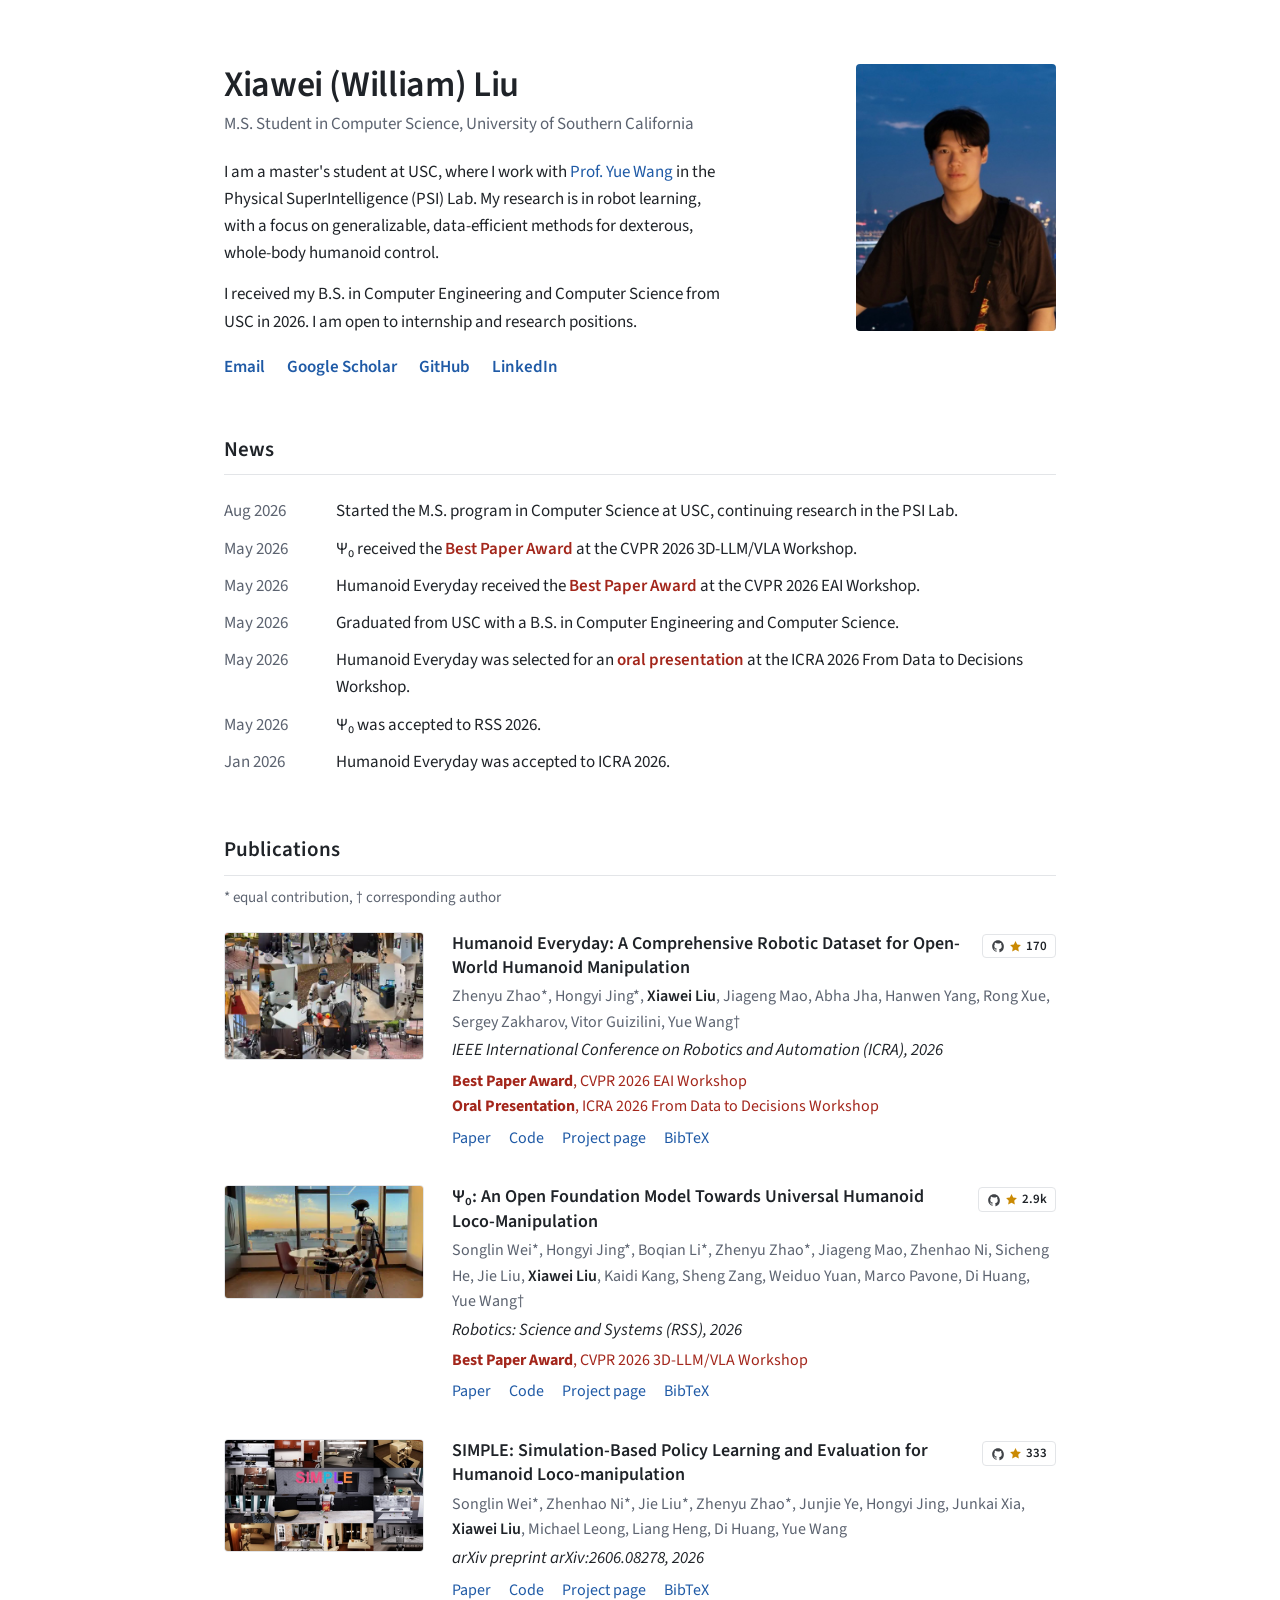
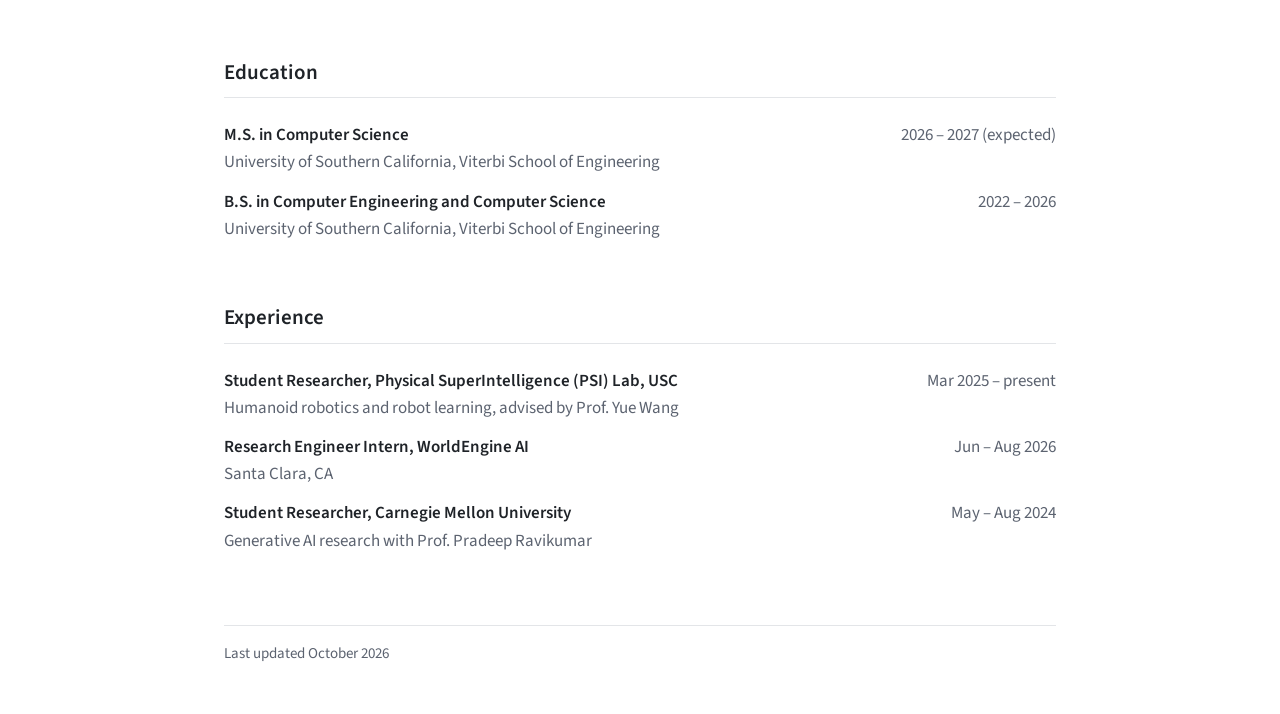
<file: index.html>
<!DOCTYPE html>
<html lang="en">
  <head>
    <meta charset="UTF-8" />
    <meta name="viewport" content="width=device-width, initial-scale=1.0" />
    <title>Xiawei (William) Liu</title>
    <meta name="description" content="Xiawei (William) Liu, M.S. student in Computer Science at the University of Southern California, working on robot learning for humanoid robots in the PSI Lab." />
    <link rel="preconnect" href="https://fonts.googleapis.com" />
    <link rel="preconnect" href="https://fonts.gstatic.com" crossorigin />
    <link href="https://fonts.googleapis.com/css2?family=Source+Sans+3:ital,wght@0,400;0,600;1,400&display=swap" rel="stylesheet" />
    <link rel="stylesheet" href="styles.css" />
    <script src="analytics.js" defer></script>
  </head>
  <body>
    <div class="page">
      <header class="intro">
        <div class="id">
          <h1>Xiawei (William) Liu</h1>
          <p class="role">M.S. Student in Computer Science, University of Southern California</p>
        </div>
        <div class="bio">
          <p>I am a master's student at USC, where I work with <a href="https://yuewang.xyz">Prof. Yue Wang</a> in the Physical SuperIntelligence (PSI) Lab. My research is in robot learning, with a focus on generalizable, data-efficient methods for dexterous, whole-body humanoid control.</p>
          <p>I received my B.S. in Computer Engineering and Computer Science from USC in 2026. I am open to internship and research positions.</p>
          <nav class="links" aria-label="Contact and profiles">
            <a href="mailto:wliu8060@usc.edu">Email</a>
            <a href="https://scholar.google.com/citations?user=XxmpMx8AAAAJ">Google Scholar</a>
            <a href="https://github.com/williamliu0516">GitHub</a>
            <a href="https://www.linkedin.com/in/xiawei-liu-484454397/">LinkedIn</a>
          </nav>
        </div>
        <img class="portrait" src="images/portrait.jpg" alt="Portrait of Xiawei (William) Liu" width="450" height="600" />
      </header>

      <main>
        <section id="news">
          <h2>News</h2>
          <ul class="news">
            <li><time datetime="2026-08">Aug 2026</time><span>Started the M.S. program in Computer Science at USC, continuing research in the PSI Lab.</span></li>
            <li><time datetime="2026-05">May 2026</time><span>Ψ₀ received the <strong class="award">Best Paper Award</strong> at the CVPR 2026 3D-LLM/VLA Workshop.</span></li>
            <li><time datetime="2026-05">May 2026</time><span>Humanoid Everyday received the <strong class="award">Best Paper Award</strong> at the CVPR 2026 EAI Workshop.</span></li>
            <li><time datetime="2026-05">May 2026</time><span>Graduated from USC with a B.S. in Computer Engineering and Computer Science.</span></li>
            <li><time datetime="2026-05">May 2026</time><span>Humanoid Everyday was selected for an <strong class="award">oral presentation</strong> at the ICRA 2026 From Data to Decisions Workshop.</span></li>
            <li><time datetime="2026-05">May 2026</time><span>Ψ₀ was accepted to RSS 2026.</span></li>
            <li><time datetime="2026-01">Jan 2026</time><span>Humanoid Everyday was accepted to ICRA 2026.</span></li>
          </ul>
        </section>

        <section id="publications">
          <h2>Publications</h2>
          <p class="note">* equal contribution, † corresponding author</p>

          <article class="pub">
            <div class="pub-media">
              <picture>
                <source media="(prefers-reduced-motion: reduce)" srcset="images/humanoid-everyday.jpg" />
                <img src="images/humanoid-everyday.webp" alt="Humanoid Everyday: a humanoid robot doing everyday tasks in many scenes" width="480" height="306" loading="lazy" />
              </picture>
            </div>
            <div>
              <div class="pub-head">
                <h3><a href="https://arxiv.org/abs/2510.08807">Humanoid Everyday: A Comprehensive Robotic Dataset for Open-World Humanoid Manipulation</a></h3>
                <a class="gh-stars" href="https://github.com/physical-superintelligence-lab/Humanoid-Everyday"><svg class="gh" viewBox="0 0 24 24" aria-hidden="true" focusable="false"><path d="M12 2C6.48 2 2 6.58 2 12.26c0 4.5 2.87 8.32 6.84 9.67.5.1.68-.22.68-.49 0-.24-.01-.87-.01-1.71-2.78.61-3.37-1.38-3.37-1.38-.45-1.18-1.11-1.5-1.11-1.5-.91-.64.07-.63.07-.63 1 .07 1.53 1.05 1.53 1.05.9 1.57 2.36 1.12 2.94.86.09-.67.35-1.12.64-1.38-2.22-.26-4.56-1.14-4.56-5.07 0-1.12.39-2.03 1.03-2.74-.1-.26-.45-1.3.1-2.7 0 0 .84-.27 2.75 1.04A9.3 9.3 0 0 1 12 7.54c.85.01 1.7.12 2.5.35 1.9-1.31 2.74-1.04 2.74-1.04.55 1.4.2 2.44.1 2.7.64.71 1.03 1.62 1.03 2.74 0 3.94-2.34 4.81-4.57 5.07.36.32.69.94.69 1.9 0 1.38-.01 2.49-.01 2.83 0 .27.18.59.69.49A10.04 10.04 0 0 0 22 12.26C22 6.58 17.52 2 12 2Z" fill="currentColor"/></svg><svg class="star" viewBox="0 0 24 24" aria-hidden="true" focusable="false"><path d="M12 2l3.09 6.26L22 9.27l-5 4.87 1.18 6.88L12 17.77l-6.18 3.25L7 14.14 2 9.27l6.91-1.01L12 2z" fill="currentColor"/></svg><span data-stars="physical-superintelligence-lab/Humanoid-Everyday">170</span><span class="sr"> stars on GitHub</span></a>
              </div>
              <p class="authors">Zhenyu Zhao*, Hongyi Jing*, <b>Xiawei Liu</b>, Jiageng Mao, Abha Jha, Hanwen Yang, Rong Xue, Sergey Zakharov, Vitor Guizilini, Yue Wang†</p>
              <p class="venue">IEEE International Conference on Robotics and Automation (ICRA), 2026</p>
              <ul class="pub-awards">
                <li><strong>Best Paper Award</strong>, CVPR 2026 EAI Workshop</li>
                <li><strong>Oral Presentation</strong>, ICRA 2026 From Data to Decisions Workshop</li>
              </ul>
              <div class="res">
                <a href="https://arxiv.org/abs/2510.08807">Paper</a>
                <a href="https://github.com/physical-superintelligence-lab/Humanoid-Everyday">Code</a>
                <a href="https://humanoideveryday.github.io">Project page</a>
                <button class="linkish" type="button" aria-expanded="false" aria-controls="bib-he">BibTeX</button>
              </div>
              <div class="bib" id="bib-he" hidden>
                <pre>@misc{zhao2025humanoideverydaycomprehensiverobotic,
  title={Humanoid Everyday: A Comprehensive Robotic Dataset for Open-World Humanoid Manipulation},
  author={Zhenyu Zhao and Hongyi Jing and Xiawei Liu and Jiageng Mao and Abha Jha and Hanwen Yang and Rong Xue and Sergey Zakharov and Vitor Guizilini and Yue Wang},
  year={2025},
  eprint={2510.08807},
  archivePrefix={arXiv},
  primaryClass={cs.RO},
  url={https://arxiv.org/abs/2510.08807},
}</pre>
                <button class="linkish copy" type="button">Copy</button>
              </div>
            </div>
          </article>

          <article class="pub">
            <div class="pub-media">
              <picture>
                <source media="(prefers-reduced-motion: reduce)" srcset="images/psi0.jpg" />
                <img src="images/psi0.webp" alt="Ψ₀: a humanoid robot doing loco-manipulation" width="480" height="270" loading="lazy" />
              </picture>
            </div>
            <div>
              <div class="pub-head">
                <h3><a href="https://arxiv.org/abs/2603.12263">Ψ₀: An Open Foundation Model Towards Universal Humanoid Loco-Manipulation</a></h3>
                <a class="gh-stars" href="https://github.com/physical-superintelligence-lab/Psi0"><svg class="gh" viewBox="0 0 24 24" aria-hidden="true" focusable="false"><path d="M12 2C6.48 2 2 6.58 2 12.26c0 4.5 2.87 8.32 6.84 9.67.5.1.68-.22.68-.49 0-.24-.01-.87-.01-1.71-2.78.61-3.37-1.38-3.37-1.38-.45-1.18-1.11-1.5-1.11-1.5-.91-.64.07-.63.07-.63 1 .07 1.53 1.05 1.53 1.05.9 1.57 2.36 1.12 2.94.86.09-.67.35-1.12.64-1.38-2.22-.26-4.56-1.14-4.56-5.07 0-1.12.39-2.03 1.03-2.74-.1-.26-.45-1.3.1-2.7 0 0 .84-.27 2.75 1.04A9.3 9.3 0 0 1 12 7.54c.85.01 1.7.12 2.5.35 1.9-1.31 2.74-1.04 2.74-1.04.55 1.4.2 2.44.1 2.7.64.71 1.03 1.62 1.03 2.74 0 3.94-2.34 4.81-4.57 5.07.36.32.69.94.69 1.9 0 1.38-.01 2.49-.01 2.83 0 .27.18.59.69.49A10.04 10.04 0 0 0 22 12.26C22 6.58 17.52 2 12 2Z" fill="currentColor"/></svg><svg class="star" viewBox="0 0 24 24" aria-hidden="true" focusable="false"><path d="M12 2l3.09 6.26L22 9.27l-5 4.87 1.18 6.88L12 17.77l-6.18 3.25L7 14.14 2 9.27l6.91-1.01L12 2z" fill="currentColor"/></svg><span data-stars="physical-superintelligence-lab/Psi0">2.9k</span><span class="sr"> stars on GitHub</span></a>
              </div>
              <p class="authors">Songlin Wei*, Hongyi Jing*, Boqian Li*, Zhenyu Zhao*, Jiageng Mao, Zhenhao Ni, Sicheng He, Jie Liu, <b>Xiawei Liu</b>, Kaidi Kang, Sheng Zang, Weiduo Yuan, Marco Pavone, Di Huang, Yue Wang†</p>
              <p class="venue">Robotics: Science and Systems (RSS), 2026</p>
              <ul class="pub-awards">
                <li><strong>Best Paper Award</strong>, CVPR 2026 3D-LLM/VLA Workshop</li>
              </ul>
              <div class="res">
                <a href="https://arxiv.org/abs/2603.12263">Paper</a>
                <a href="https://github.com/physical-superintelligence-lab/Psi0">Code</a>
                <a href="https://psi-lab.ai/Psi0/">Project page</a>
                <button class="linkish" type="button" aria-expanded="false" aria-controls="bib-psi0">BibTeX</button>
              </div>
              <div class="bib" id="bib-psi0" hidden>
                <pre>@misc{wei2026psi0openfoundationmodel,
  title={$\Psi_0$: An Open Foundation Model Towards Universal Humanoid Loco-Manipulation},
  author={Songlin Wei and Hongyi Jing and Boqian Li and Zhenyu Zhao and Jiageng Mao and Zhenhao Ni and Sicheng He and Jie Liu and Xiawei Liu and Kaidi Kang and Sheng Zang and Weiduo Yuan and Marco Pavone and Di Huang and Yue Wang},
  year={2026},
  eprint={2603.12263},
  archivePrefix={arXiv},
  primaryClass={cs.RO},
  url={https://arxiv.org/abs/2603.12263},
}</pre>
                <button class="linkish copy" type="button">Copy</button>
              </div>
            </div>
          </article>

          <article class="pub">
            <div class="pub-media">
              <img src="images/simple.jpg" alt="SIMPLE: simulated scenes for humanoid loco-manipulation" width="640" height="360" loading="lazy" />
            </div>
            <div>
              <div class="pub-head">
                <h3><a href="https://arxiv.org/abs/2606.08278">SIMPLE: Simulation-Based Policy Learning and Evaluation for Humanoid Loco-manipulation</a></h3>
                <a class="gh-stars" href="https://github.com/physical-superintelligence-lab/SIMPLE"><svg class="gh" viewBox="0 0 24 24" aria-hidden="true" focusable="false"><path d="M12 2C6.48 2 2 6.58 2 12.26c0 4.5 2.87 8.32 6.84 9.67.5.1.68-.22.68-.49 0-.24-.01-.87-.01-1.71-2.78.61-3.37-1.38-3.37-1.38-.45-1.18-1.11-1.5-1.11-1.5-.91-.64.07-.63.07-.63 1 .07 1.53 1.05 1.53 1.05.9 1.57 2.36 1.12 2.94.86.09-.67.35-1.12.64-1.38-2.22-.26-4.56-1.14-4.56-5.07 0-1.12.39-2.03 1.03-2.74-.1-.26-.45-1.3.1-2.7 0 0 .84-.27 2.75 1.04A9.3 9.3 0 0 1 12 7.54c.85.01 1.7.12 2.5.35 1.9-1.31 2.74-1.04 2.74-1.04.55 1.4.2 2.44.1 2.7.64.71 1.03 1.62 1.03 2.74 0 3.94-2.34 4.81-4.57 5.07.36.32.69.94.69 1.9 0 1.38-.01 2.49-.01 2.83 0 .27.18.59.69.49A10.04 10.04 0 0 0 22 12.26C22 6.58 17.52 2 12 2Z" fill="currentColor"/></svg><svg class="star" viewBox="0 0 24 24" aria-hidden="true" focusable="false"><path d="M12 2l3.09 6.26L22 9.27l-5 4.87 1.18 6.88L12 17.77l-6.18 3.25L7 14.14 2 9.27l6.91-1.01L12 2z" fill="currentColor"/></svg><span data-stars="physical-superintelligence-lab/SIMPLE">333</span><span class="sr"> stars on GitHub</span></a>
              </div>
              <p class="authors">Songlin Wei*, Zhenhao Ni*, Jie Liu*, Zhenyu Zhao*, Junjie Ye, Hongyi Jing, Junkai Xia, <b>Xiawei Liu</b>, Michael Leong, Liang Heng, Di Huang, Yue Wang</p>
              <p class="venue">arXiv preprint arXiv:2606.08278, 2026</p>
              <div class="res">
                <a href="https://arxiv.org/abs/2606.08278">Paper</a>
                <a href="https://github.com/physical-superintelligence-lab/SIMPLE">Code</a>
                <a href="https://psi-lab.ai/SIMPLE/">Project page</a>
                <button class="linkish" type="button" aria-expanded="false" aria-controls="bib-simple">BibTeX</button>
              </div>
              <div class="bib" id="bib-simple" hidden>
                <pre>@article{wei2026simple,
  title={SIMPLE: Simulation-Based Policy Learning and Evaluation for Humanoid Loco-manipulation},
  author={Wei, Songlin and Ni, Zhenhao and Liu, Jie and Zhao, Zhenyu and Ye, Junjie and Jing, Hongyi and Xia, Junkai and Liu, Xiawei and Leong, Michael and Heng, Liang and Huang, Di and Wang, Yue},
  journal={arXiv preprint arXiv:2606.08278},
  year={2026}
}</pre>
                <button class="linkish copy" type="button">Copy</button>
              </div>
            </div>
          </article>
        </section>

        <section id="education">
          <h2>Education</h2>
          <ul class="rows">
            <li><div class="what"><b>M.S. in Computer Science</b><span>University of Southern California, Viterbi School of Engineering</span></div><time>2026 – 2027 (expected)</time></li>
            <li><div class="what"><b>B.S. in Computer Engineering and Computer Science</b><span>University of Southern California, Viterbi School of Engineering</span></div><time>2022 – 2026</time></li>
          </ul>
        </section>

        <section id="experience">
          <h2>Experience</h2>
          <ul class="rows">
            <li><div class="what"><b>Student Researcher, Physical SuperIntelligence (PSI) Lab, USC</b><span>Humanoid robotics and robot learning, advised by Prof. Yue Wang</span></div><time>Mar 2025 – present</time></li>
            <li><div class="what"><b>Research Engineer Intern, WorldEngine AI</b><span>Santa Clara, CA</span></div><time>Jun – Aug 2026</time></li>
            <li><div class="what"><b>Student Researcher, Carnegie Mellon University</b><span>Generative AI research with Prof. Pradeep Ravikumar</span></div><time>May – Aug 2024</time></li>
          </ul>
        </section>
      </main>

      <footer>Last updated October 2026</footer>
    </div>

    <script>
      // BibTeX: toggle the block, copy its text.
      document.querySelectorAll("button[aria-controls]").forEach((btn) => {
        const block = document.getElementById(btn.getAttribute("aria-controls"));
        btn.addEventListener("click", () => {
          const open = block.hidden;
          block.hidden = !open;
          btn.setAttribute("aria-expanded", String(open));
        });
      });
      document.querySelectorAll(".bib .copy").forEach((btn) => {
        btn.addEventListener("click", async () => {
          const text = btn.parentElement.querySelector("pre").textContent;
          try {
            await navigator.clipboard.writeText(text);
            btn.textContent = "Copied";
          } catch {
            btn.textContent = "Select and copy";
          }
          setTimeout(() => { btn.textContent = "Copy"; }, 1600);
        });
      });

      // GitHub stars: the page ships with recent counts; refresh them when GitHub answers.
      const formatStars = (n) => (n >= 1000 ? `${(n / 1000).toFixed(1).replace(/\.0$/, "")}k` : String(n));
      document.querySelectorAll("[data-stars]").forEach((el) => {
        fetch(`https://api.github.com/repos/${el.dataset.stars}`)
          .then((res) => (res.ok ? res.json() : null))
          .then((data) => { if (data && typeof data.stargazers_count === "number") el.textContent = formatStars(data.stargazers_count); })
          .catch(() => {});
      });
    </script>
  </body>
</html>
</file>
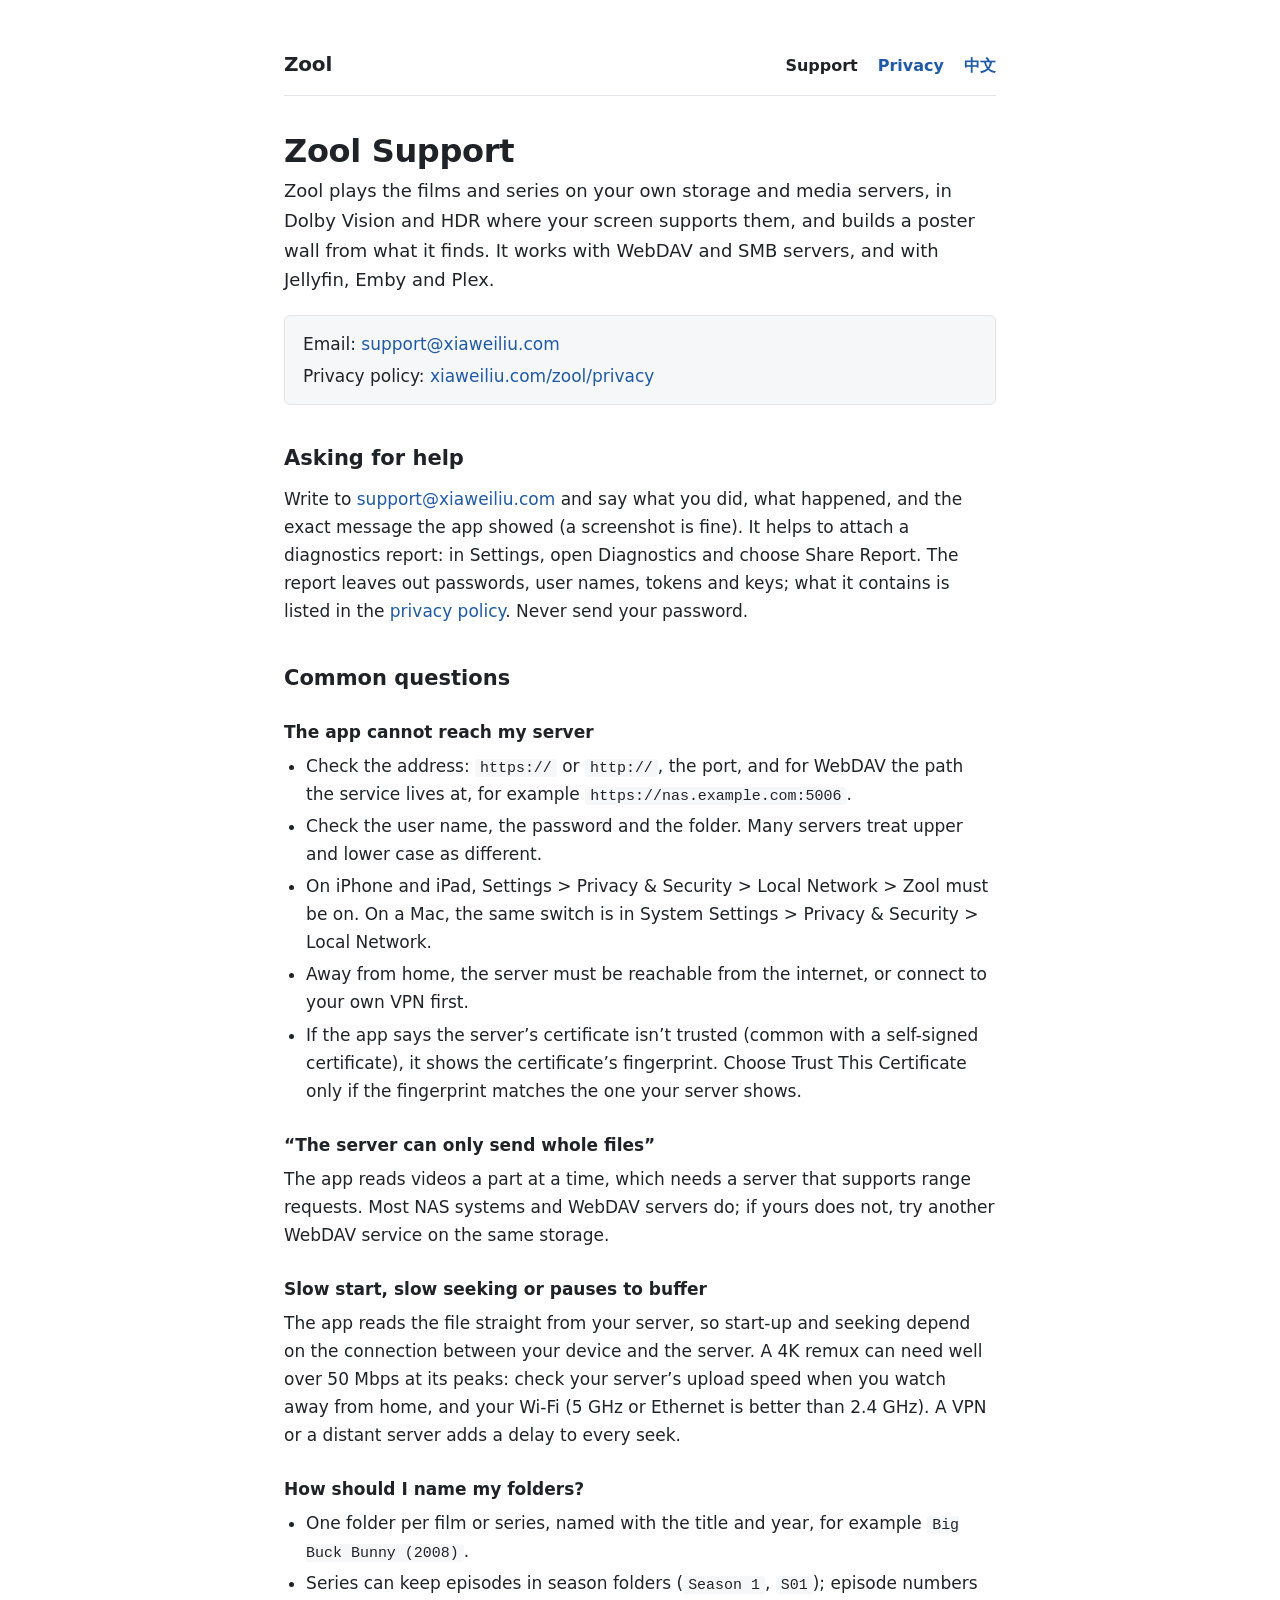
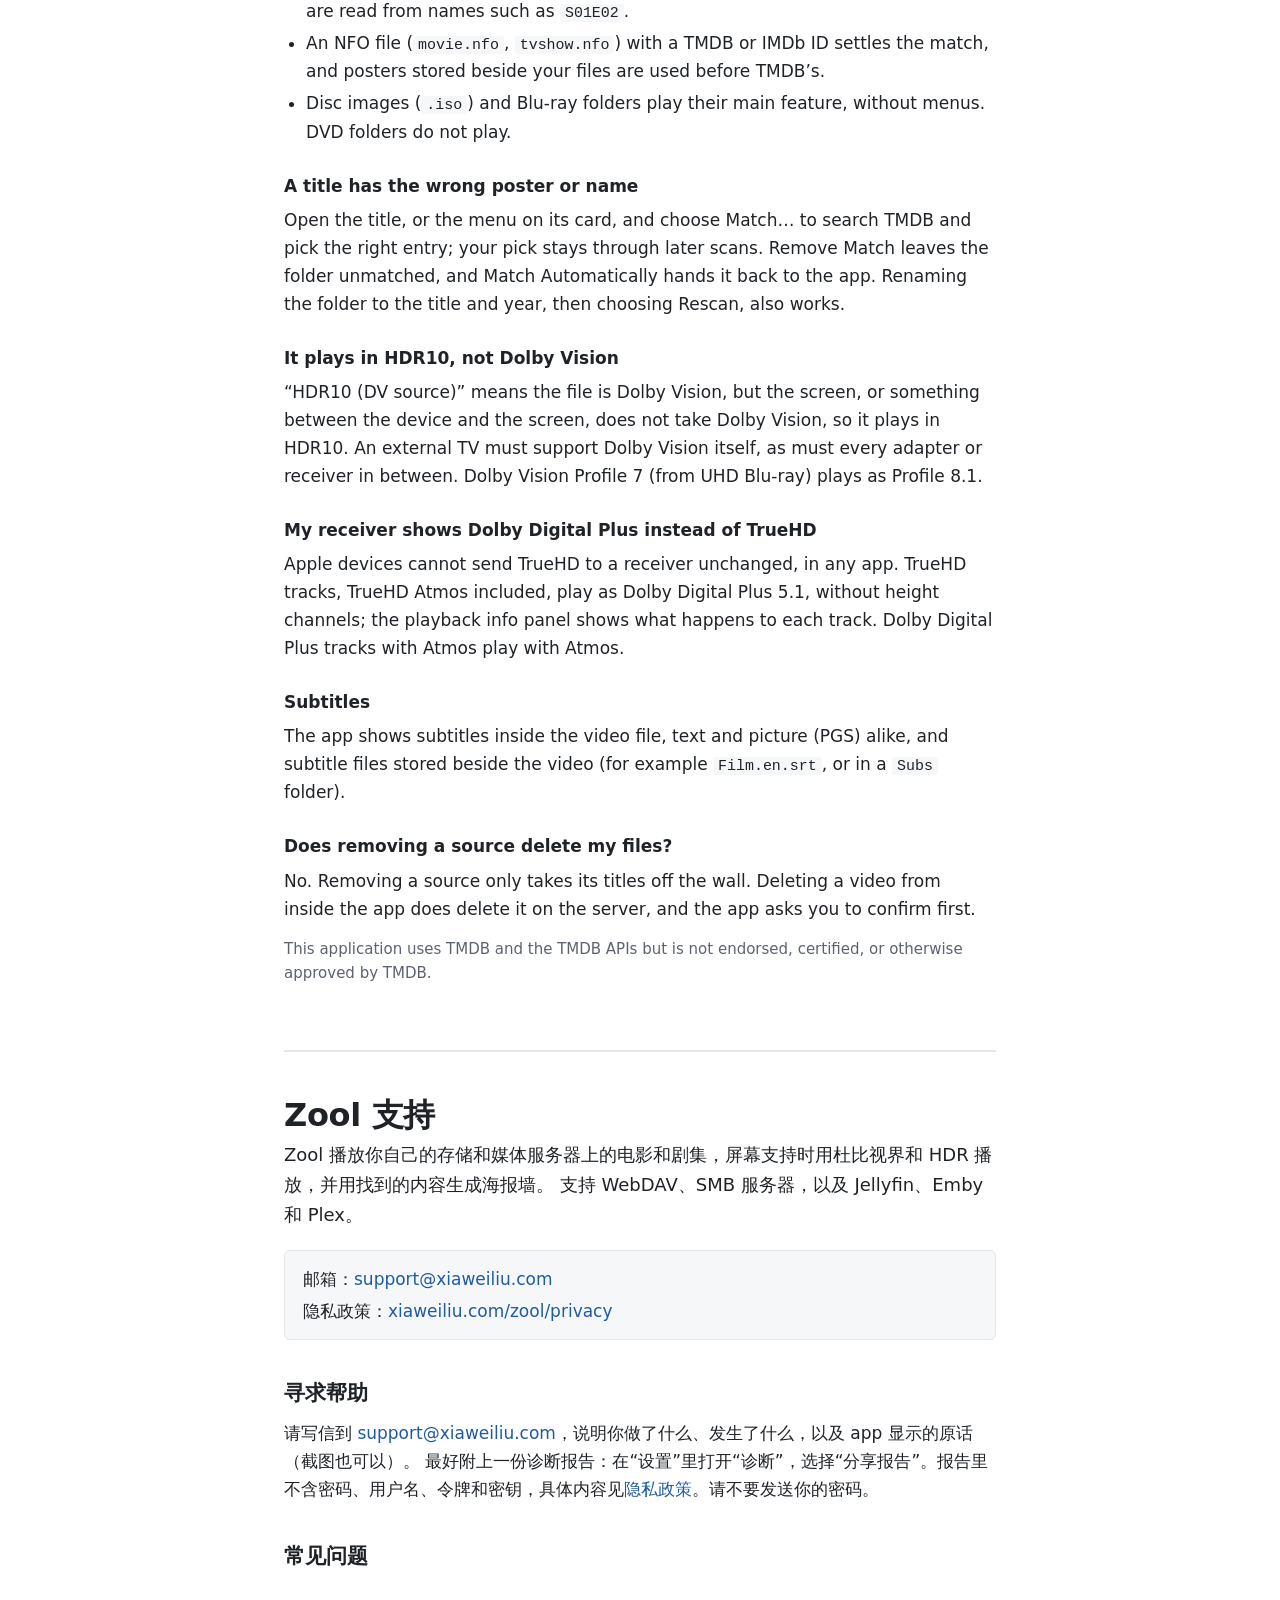
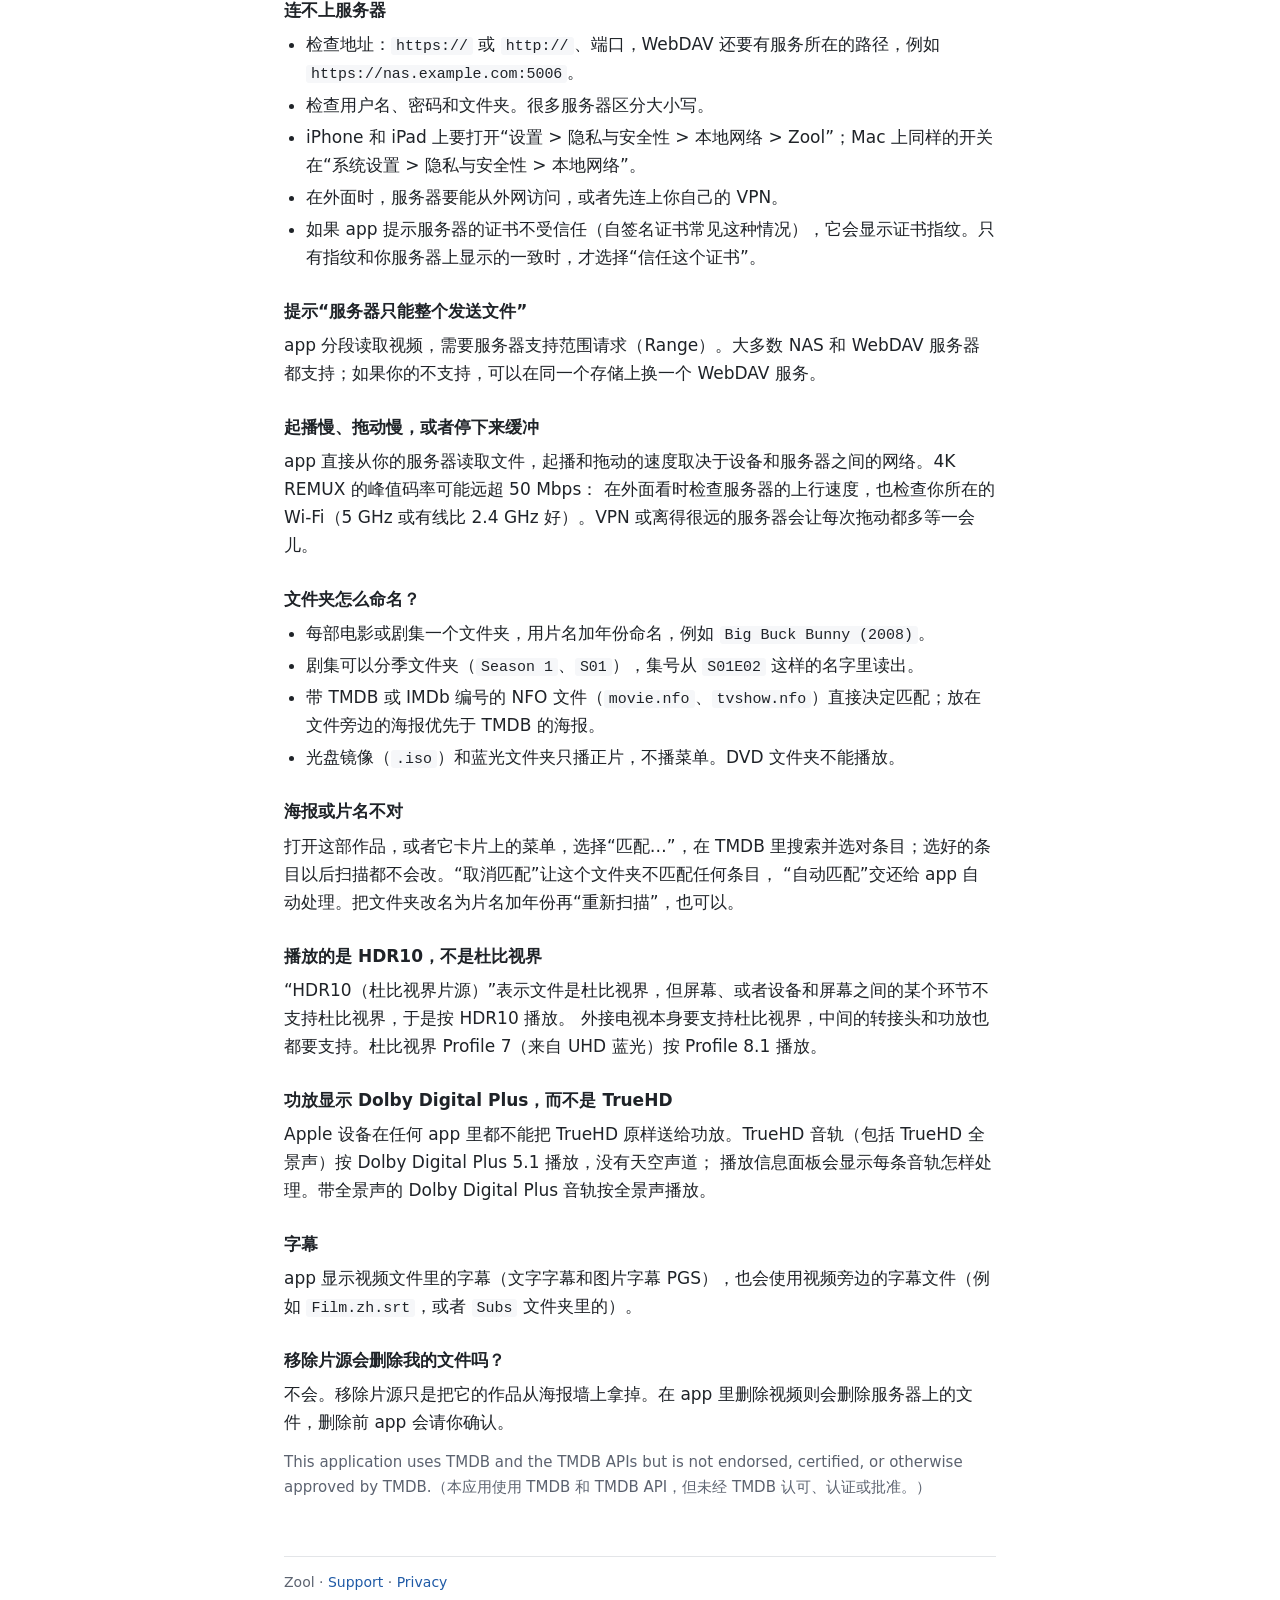
<file: arkcine/index.html>
<!doctype html>
<html lang="en">
<head>
<meta charset="utf-8">
<meta name="viewport" content="width=device-width, initial-scale=1">
<meta name="robots" content="noindex">
<title>Zool Support</title>
<link rel="canonical" href="https://www.xiaweiliu.com/zool/">
<meta http-equiv="refresh" content="0; url=/zool/">
<script>location.replace("/zool/" + location.hash);</script>
</head>
<body>
<p>ArkCine is now called Zool. This page moved to <a href="/zool/">www.xiaweiliu.com/zool/</a>.</p>
</body>
</html>
</file>
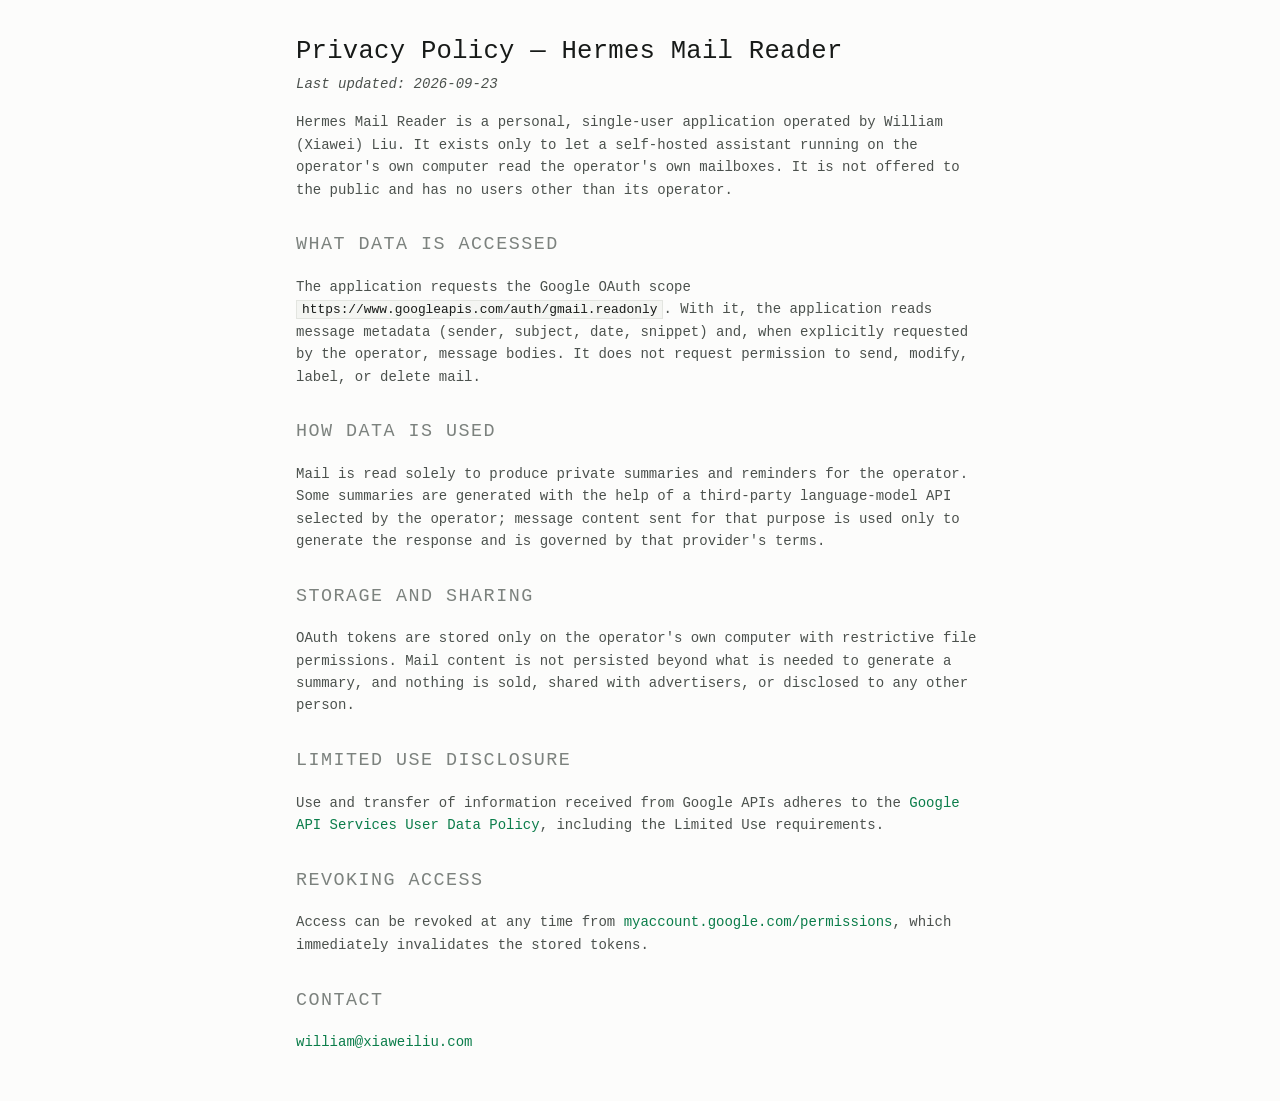
<file: privacy/index.html>
<!DOCTYPE html>
<html lang="en">
<head>
<meta charset="utf-8">
<meta name="viewport" content="width=device-width, initial-scale=1">
<title>Privacy Policy — Hermes Mail Reader</title>
<link rel="stylesheet" href="/geek-theme.css">
<style>
  body { max-width: 720px; margin: 0 auto; padding: 32px 16px; line-height: 1.6; }
  h1 { font-size: 1.6rem; } h2 { font-size: 1.15rem; margin-top: 1.6em; }
</style>
</head>
<body>
<h1>Privacy Policy — Hermes Mail Reader</h1>
<p><em>Last updated: 2026-09-23</em></p>

<p>Hermes Mail Reader is a personal, single-user application operated by William (Xiawei) Liu.
It exists only to let a self-hosted assistant running on the operator's own computer read the
operator's own mailboxes. It is not offered to the public and has no users other than its operator.</p>

<h2>What data is accessed</h2>
<p>The application requests the Google OAuth scope
<code>https://www.googleapis.com/auth/gmail.readonly</code>. With it, the application reads message
metadata (sender, subject, date, snippet) and, when explicitly requested by the operator, message
bodies. It does not request permission to send, modify, label, or delete mail.</p>

<h2>How data is used</h2>
<p>Mail is read solely to produce private summaries and reminders for the operator. Some summaries are
generated with the help of a third-party language-model API selected by the operator; message content
sent for that purpose is used only to generate the response and is governed by that provider's terms.</p>

<h2>Storage and sharing</h2>
<p>OAuth tokens are stored only on the operator's own computer with restrictive file permissions.
Mail content is not persisted beyond what is needed to generate a summary, and nothing is sold,
shared with advertisers, or disclosed to any other person.</p>

<h2>Limited Use disclosure</h2>
<p>Use and transfer of information received from Google APIs adheres to the
<a href="https://developers.google.com/terms/api-services-user-data-policy#additional_requirements_for_specific_api_scopes">Google API Services User Data Policy</a>,
including the Limited Use requirements.</p>

<h2>Revoking access</h2>
<p>Access can be revoked at any time from
<a href="https://myaccount.google.com/permissions">myaccount.google.com/permissions</a>,
which immediately invalidates the stored tokens.</p>

<h2>Contact</h2>
<p><a href="mailto:william@xiaweiliu.com">william@xiaweiliu.com</a></p>
</body>
</html>
</file>
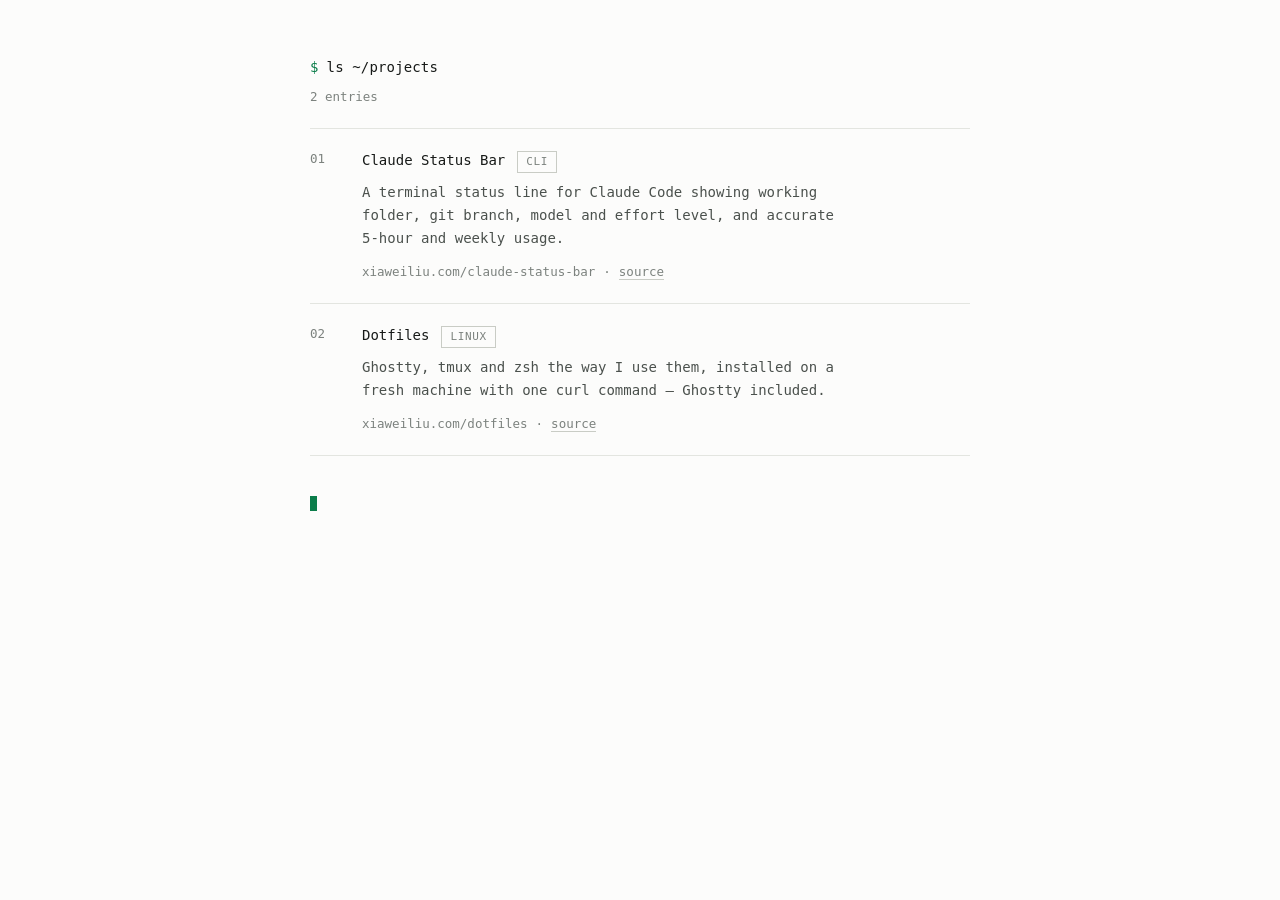
<file: projects/index.html>
<!DOCTYPE html>
<html lang="en">
  <head>
    <meta charset="UTF-8" />
    <meta name="viewport" content="width=device-width, initial-scale=1.0" />
    <title>Projects · Xiawei (William) Liu</title>
    <meta name="description" content="Side projects and tools by Xiawei (William) Liu." />
    <link rel="icon" href="data:image/svg+xml,%3Csvg xmlns='http://www.w3.org/2000/svg' viewBox='0 0 16 16'%3E%3Crect width='16' height='16' fill='%230b0c0b'/%3E%3Cpath d='M3.5 4.5L7 8l-3.5 3.5' fill='none' stroke='%233fdd92' stroke-width='1.6' stroke-linecap='round' stroke-linejoin='round'/%3E%3Cpath d='M8.75 11.5h3.75' stroke='%233fdd92' stroke-width='1.6' stroke-linecap='round'/%3E%3C/svg%3E" />
    <style>
/* @geek-theme:start */
/* --- tokens ------------------------------------------------------------- */

:root {
  color-scheme: light dark;

  /* type */
  --font: ui-monospace, "SF Mono", SFMono-Regular, "JetBrains Mono",
    "Fira Code", Menlo, Consolas, monospace;
  --fs-xs: 11px;
  --fs-sm: 12.5px;
  --fs-base: 14px;
  --fs-lg: 15px;
  --lh: 1.65;

  /* spacing scale */
  --s1: 4px;
  --s2: 8px;
  --s3: 12px;
  --s4: 16px;
  --s5: 20px;
  --s6: 28px;
  --s7: 40px;
  --s8: 56px;
  --s9: 80px;

  /* measure */
  --measure: 660px;

  /* light palette (default) */
  --bg: #fcfcfb;
  --surface: #f4f5f2;
  --fg: #171a18;
  --mid: #4b514d;
  --dim: #7c827e;
  --line: #e3e5e0;
  --line-strong: #c9ccc5;
  --accent: #0b7d4a;
  --accent-soft: #0b7d4a1f;
}

@media (prefers-color-scheme: dark) {
  :root {
    --bg: #0b0c0b;
    --surface: #131513;
    --fg: #d6dad5;
    --mid: #9aa19b;
    --dim: #6d746e;
    --line: #202320;
    --line-strong: #2f332f;
    --accent: #3fdd92;
    --accent-soft: #3fdd9218;
  }
}

/* Explicit override hook, used for screenshots and for anyone who wants to
   pin a mode without touching the OS setting. */
:root[data-theme="light"] {
  color-scheme: light;
  --bg: #fcfcfb;
  --surface: #f4f5f2;
  --fg: #171a18;
  --mid: #4b514d;
  --dim: #7c827e;
  --line: #e3e5e0;
  --line-strong: #c9ccc5;
  --accent: #0b7d4a;
  --accent-soft: #0b7d4a1f;
}

:root[data-theme="dark"] {
  color-scheme: dark;
  --bg: #0b0c0b;
  --surface: #131513;
  --fg: #d6dad5;
  --mid: #9aa19b;
  --dim: #6d746e;
  --line: #202320;
  --line-strong: #2f332f;
  --accent: #3fdd92;
  --accent-soft: #3fdd9218;
}

/* --- base --------------------------------------------------------------- */

*,
*::before,
*::after {
  box-sizing: border-box;
}

html {
  -webkit-text-size-adjust: 100%;
}

body {
  margin: 0;
  padding: var(--s8) var(--s5) var(--s9);
  background: var(--bg);
  color: var(--fg);
  font-family: var(--font);
  font-size: var(--fs-base);
  line-height: var(--lh);
  font-variant-ligatures: none;
  -webkit-font-smoothing: antialiased;
  -moz-osx-font-smoothing: grayscale;
}

.wrap {
  max-width: var(--measure);
  margin: 0 auto;
}

/* A hairline that stays 1 physical pixel on retina. */
.rule {
  height: 1px;
  margin: var(--s6) 0;
  border: 0;
  background: var(--line);
}

/* --- type --------------------------------------------------------------- */

h1 {
  margin: 0;
  font-size: var(--fs-base);
  font-weight: 500;
  letter-spacing: 0.01em;
  color: var(--fg);
}

h1 .sigil,
h2 .sigil {
  margin-right: var(--s2);
  color: var(--accent);
  font-weight: 400;
  user-select: none;
}

h2 {
  margin: var(--s7) 0 var(--s4);
  font-size: var(--fs-sm);
  font-weight: 500;
  letter-spacing: 0.08em;
  text-transform: uppercase;
  color: var(--dim);
}

p {
  margin: 0 0 var(--s4);
  color: var(--mid);
}

.lede {
  margin: var(--s4) 0 0;
  max-width: 56ch;
  color: var(--mid);
}

small,
.note {
  display: block;
  font-size: var(--fs-sm);
  color: var(--dim);
}

strong {
  font-weight: 600;
  color: var(--fg);
}

/* --- links -------------------------------------------------------------- */

a {
  color: var(--accent);
  text-decoration: none;
  border-bottom: 1px solid transparent;
  transition: border-color 0.12s linear, color 0.12s linear;
}

a:hover {
  border-bottom-color: var(--accent);
}

a:focus-visible {
  outline: 1px solid var(--accent);
  outline-offset: 3px;
  border-bottom-color: transparent;
}

a.quiet {
  color: var(--mid);
  border-bottom: 1px solid var(--line-strong);
}

a.quiet:hover {
  color: var(--accent);
  border-bottom-color: var(--accent);
}

/* --- badges ------------------------------------------------------------- */

.tag {
  display: inline-block;
  padding: 1px var(--s2);
  border: 1px solid var(--line-strong);
  font-size: var(--fs-xs);
  letter-spacing: 0.06em;
  text-transform: uppercase;
  color: var(--dim);
  white-space: nowrap;
}

.idx {
  color: var(--dim);
  font-size: var(--fs-sm);
  user-select: none;
}

/* --- command blocks ----------------------------------------------------- */

.cmd {
  margin: var(--s4) 0;
  border: 1px solid var(--line);
  background: var(--surface);
}

.cmd-head {
  display: flex;
  align-items: center;
  justify-content: space-between;
  gap: var(--s3);
  padding: var(--s2) var(--s3);
  border-bottom: 1px solid var(--line);
  font-size: var(--fs-xs);
  letter-spacing: 0.09em;
  text-transform: uppercase;
  color: var(--dim);
  user-select: none;
}

/* Wrap rather than scroll: long install one-liners must stay fully readable
   on a phone, and pre-wrap keeps the text intact for copy-paste. The hanging
   indent lines continuation rows up under the command, past the "$". */
.cmd pre {
  margin: 0;
  padding: var(--s3) var(--s3) var(--s3) calc(var(--s3) + 1.5em);
  text-indent: -1.5em;
  white-space: pre-wrap;
  overflow-wrap: anywhere;
  font-family: inherit;
  font-size: var(--fs-sm);
  line-height: 1.7;
  color: var(--fg);
}

.cmd code {
  font-family: inherit;
}

.cmd .sigil {
  margin-right: var(--s2);
  color: var(--accent);
  user-select: none;
}

/* inline code inside prose */
p code,
dd code,
li code {
  padding: 1px 5px;
  border: 1px solid var(--line);
  background: var(--surface);
  font-family: inherit;
  font-size: 0.92em;
  color: var(--fg);
  white-space: nowrap;
}

/* --- definition list ---------------------------------------------------- */

dl.spec {
  display: grid;
  grid-template-columns: max-content 1fr;
  gap: var(--s3) var(--s5);
  margin: var(--s4) 0 0;
  padding: 0;
}

dl.spec dt {
  color: var(--accent);
  font-weight: 400;
  white-space: nowrap;
}

dl.spec dt::before {
  content: "> ";
  color: var(--dim);
  user-select: none;
}

dl.spec dd {
  margin: 0;
  color: var(--mid);
}

/* --- caret -------------------------------------------------------------- */

.caret {
  display: inline-block;
  width: 7px;
  height: 15px;
  margin-top: var(--s7);
  background: var(--accent);
  vertical-align: text-bottom;
  animation: caret-blink 1.15s step-end infinite;
}

@keyframes caret-blink {
  50% {
    opacity: 0;
  }
}

/* --- responsive --------------------------------------------------------- */

@media (max-width: 560px) {
  body {
    padding: var(--s7) var(--s4) var(--s8);
  }

  dl.spec {
    grid-template-columns: 1fr;
    gap: var(--s1) 0;
  }

  dl.spec dd {
    margin: 0 0 var(--s3);
  }

  .cmd pre {
    font-size: 12px;
  }
}

@media (prefers-reduced-motion: reduce) {
  .caret {
    animation: none;
  }

  a {
    transition: none;
  }
}
/* @geek-theme:end */

/* --- page ---------------------------------------------------------------- */

.head {
  padding-bottom: var(--s5);
  border-bottom: 1px solid var(--line);
}

.count {
  margin: var(--s2) 0 0;
  font-size: var(--fs-sm);
  color: var(--dim);
}

ul {
  counter-reset: entry;
  list-style: none;
  margin: 0;
  padding: 0;
}

li {
  counter-increment: entry;
  position: relative;
  padding: var(--s5) 0 var(--s5) 3.25rem;
  border-bottom: 1px solid var(--line);
}

/* Ordinal gutter, generated so the list data stays untouched. */
li::before {
  content: counter(entry, decimal-leading-zero);
  position: absolute;
  top: var(--s5);
  left: 0;
  font-size: var(--fs-sm);
  line-height: var(--lh);
  color: var(--dim);
  user-select: none;
  transition: color 0.12s linear;
}

li:hover::before {
  color: var(--accent);
}

.title {
  display: flex;
  flex-wrap: wrap;
  align-items: baseline;
  gap: var(--s3);
}

.title a {
  color: var(--fg);
  font-weight: 500;
}

.title a:hover {
  color: var(--accent);
  border-bottom-color: var(--accent);
}

/* The JS emits <span class="tag">, styled as the shared badge token. */
.tag {
  display: inline-block;
  padding: 1px var(--s2);
  border: 1px solid var(--line-strong);
  font-size: var(--fs-xs);
  letter-spacing: 0.06em;
  text-transform: uppercase;
  color: var(--dim);
  white-space: nowrap;
}

.desc {
  margin: var(--s2) 0 var(--s3);
  max-width: 58ch;
  color: var(--mid);
}

.links {
  margin: 0;
  font-size: var(--fs-sm);
  color: var(--dim);
  word-break: break-word;
}

.links a {
  color: var(--dim);
  border-bottom: 1px solid var(--line-strong);
}

.links a:hover {
  color: var(--accent);
  border-bottom-color: var(--accent);
}

.links .sep {
  padding: 0 var(--s2);
  user-select: none;
}

@media (max-width: 560px) {
  li {
    padding-left: 2.75rem;
  }
}
    </style>
  </head>
  <body>
    <main class="wrap">
      <header class="head">
        <h1><span class="sigil">$</span>ls ~/projects</h1>
        <p class="count" id="projects-count"></p>
      </header>

      <ul id="projects-list">
        <noscript>
          <li>
            <div class="title"><a href="https://xiaweiliu.com/claude-status-bar">Claude Status Bar</a></div>
            <p class="desc">
              A terminal status line for Claude Code showing working folder, git branch, model and effort
              level, and accurate 5-hour and weekly usage.
            </p>
            <p class="links">
              xiaweiliu.com/claude-status-bar
              <span class="sep">·</span>
              <a href="https://github.com/williamliu0516/claude-status-bar">source</a>
            </p>
          </li>
          <li>
            <div class="title"><a href="https://xiaweiliu.com/dotfiles">Dotfiles</a></div>
            <p class="desc">
              Ghostty, tmux and zsh the way I use them, installed on a fresh machine with one curl
              command — Ghostty included.
            </p>
            <p class="links">
              xiaweiliu.com/dotfiles
              <span class="sep">·</span>
              <a href="https://github.com/williamliu0516/dotfiles">source</a>
            </p>
          </li>
        </noscript>
      </ul>

      <span class="caret" aria-hidden="true"></span>
    </main>

    <script>
      /* ───────────────────────────────────────────────────────────────
         ADD A PROJECT: append one object below. Nothing else to touch.
         Required: title, description, url.  Optional: tag, source.
         ─────────────────────────────────────────────────────────────── */
      const PROJECTS = [
        {
          title: "Claude Status Bar",
          description:
            "A terminal status line for Claude Code showing working folder, git branch, model and effort level, and accurate 5-hour and weekly usage.",
          url: "https://xiaweiliu.com/claude-status-bar",
          tag: "CLI",
          source: "https://github.com/williamliu0516/claude-status-bar",
        },
        {
          title: "Dotfiles",
          description:
            "Ghostty, tmux and zsh the way I use them, installed on a fresh machine with one curl command — Ghostty included.",
          url: "https://xiaweiliu.com/dotfiles",
          tag: "Linux",
          source: "https://github.com/williamliu0516/dotfiles",
        },
      ];

      (() => {
        const list = document.getElementById("projects-list");
        const count = document.getElementById("projects-count");
        if (!list) return;

        /* Drop the <noscript> placeholder so it can't double up in odd renderers. */
        list.textContent = "";

        if (count) {
          count.textContent = `${PROJECTS.length} ${PROJECTS.length === 1 ? "entry" : "entries"}`;
        }

        PROJECTS.forEach((project) => {
          const item = document.createElement("li");

          const title = document.createElement("div");
          title.className = "title";

          const titleLink = document.createElement("a");
          titleLink.href = project.url;
          titleLink.textContent = project.title;
          title.appendChild(titleLink);

          if (project.tag) {
            const tag = document.createElement("span");
            tag.className = "tag";
            tag.textContent = project.tag;
            title.appendChild(tag);
          }

          const desc = document.createElement("p");
          desc.className = "desc";
          desc.textContent = project.description;

          const links = document.createElement("p");
          links.className = "links";
          links.append(project.url.replace(/^https?:\/\//, ""));

          if (project.source) {
            const sep = document.createElement("span");
            sep.className = "sep";
            sep.textContent = "·";

            const sourceLink = document.createElement("a");
            sourceLink.href = project.source;
            sourceLink.target = "_blank";
            sourceLink.rel = "noreferrer";
            sourceLink.textContent = "source";

            links.append(sep, sourceLink);
          }

          item.append(title, desc, links);
          list.appendChild(item);
        });
      })();
    </script>
  </body>
</html>
</file>
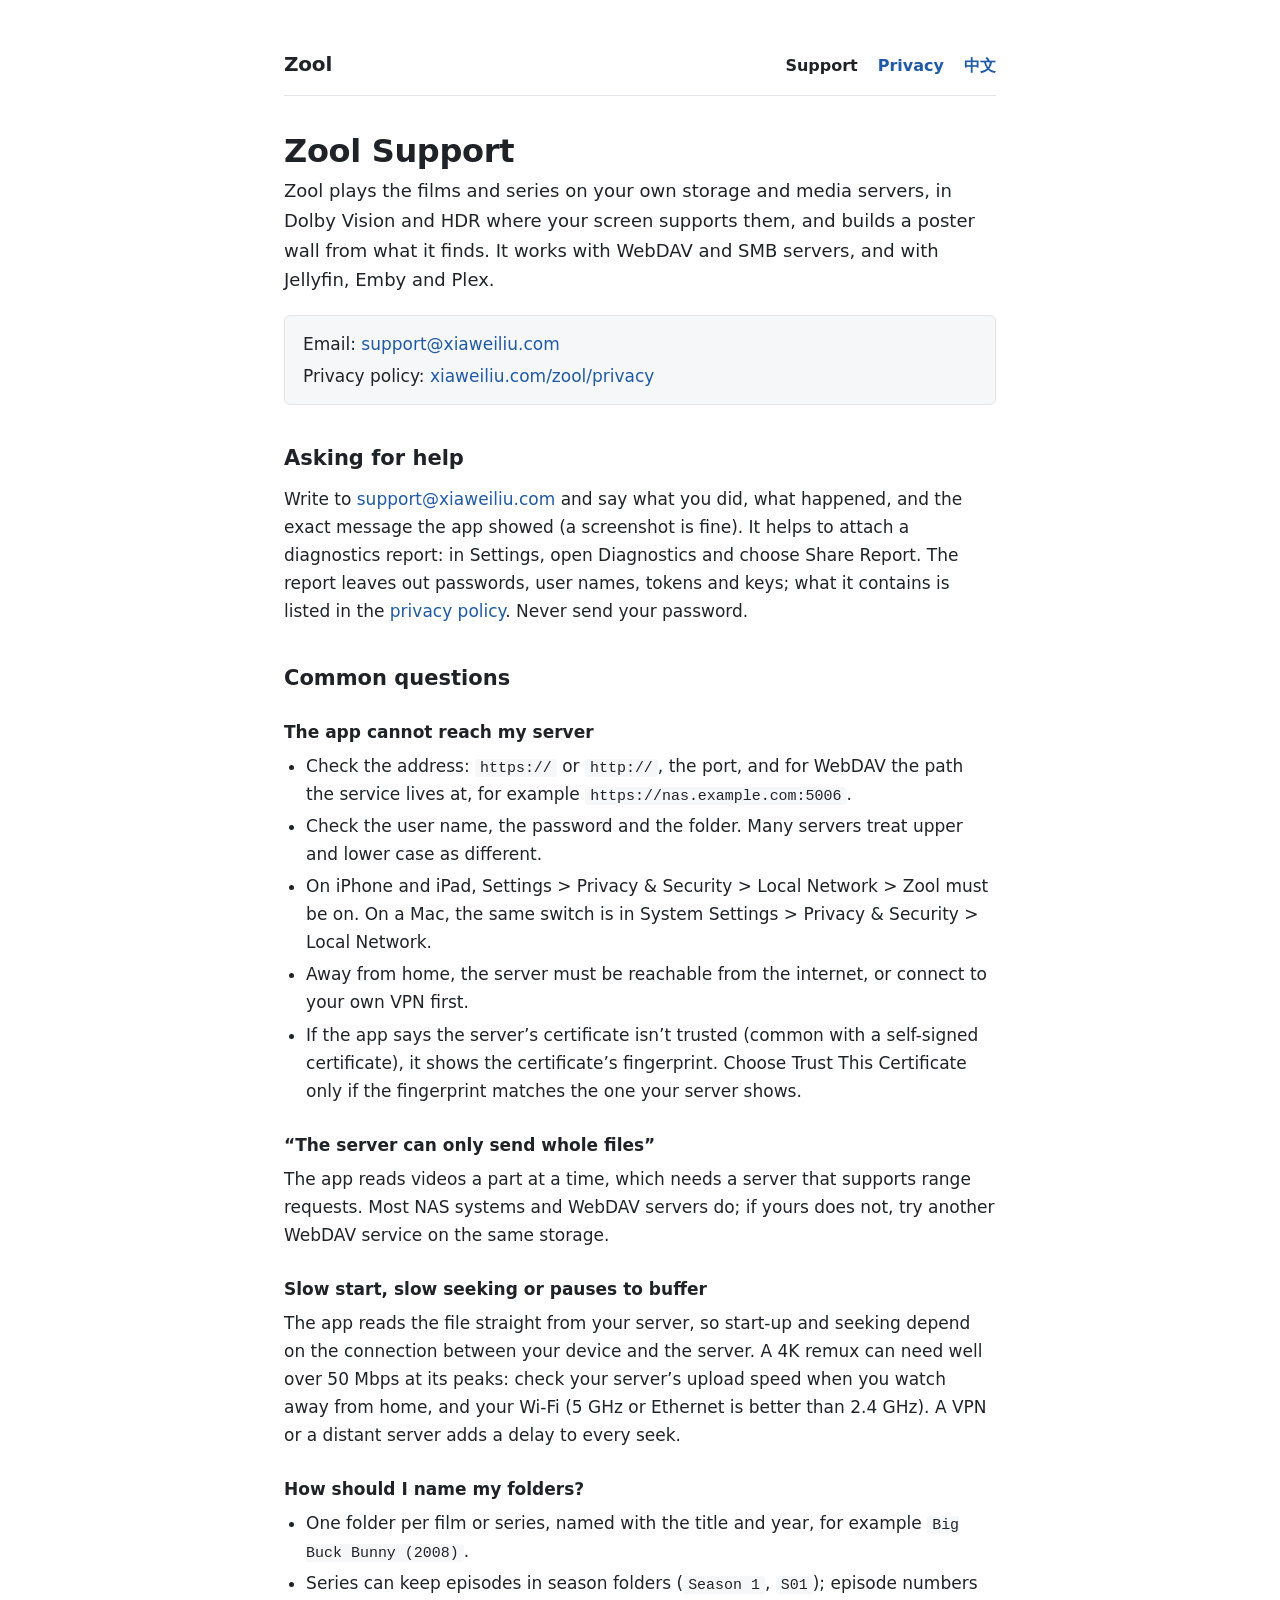
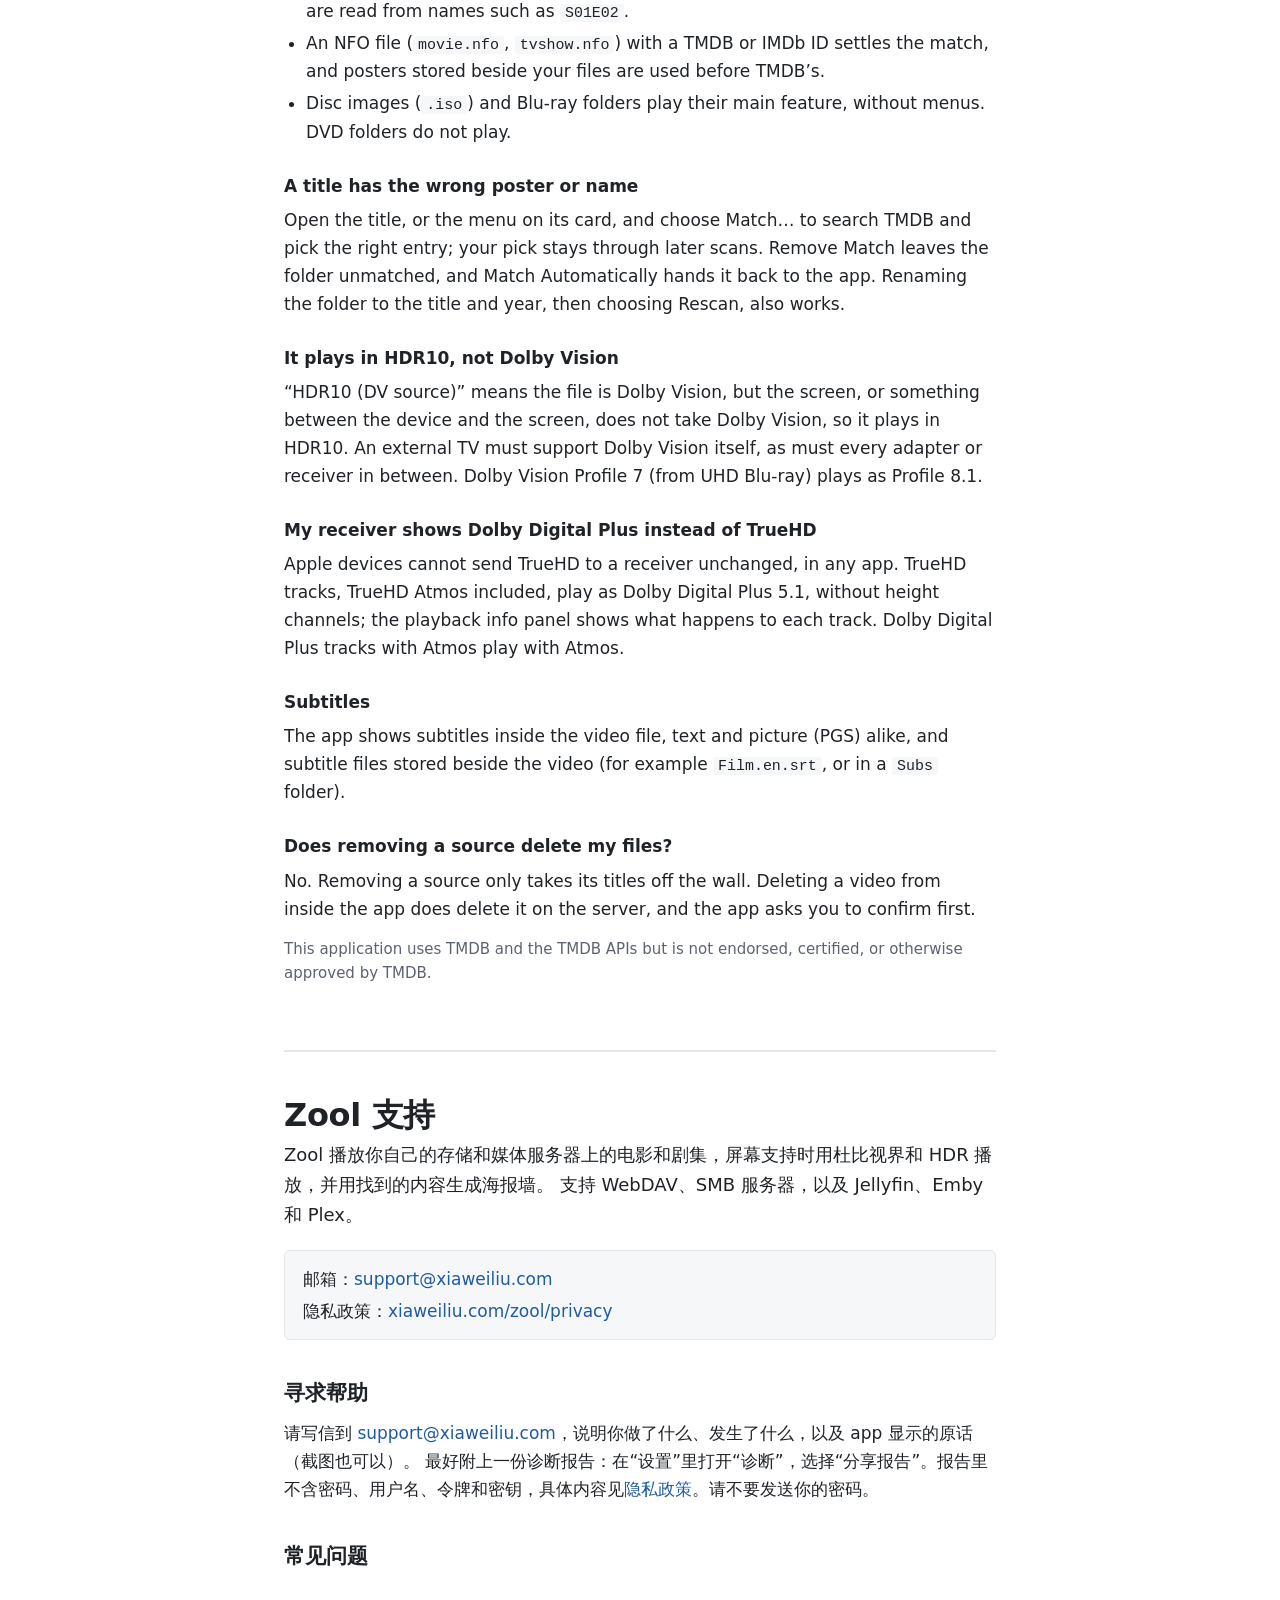
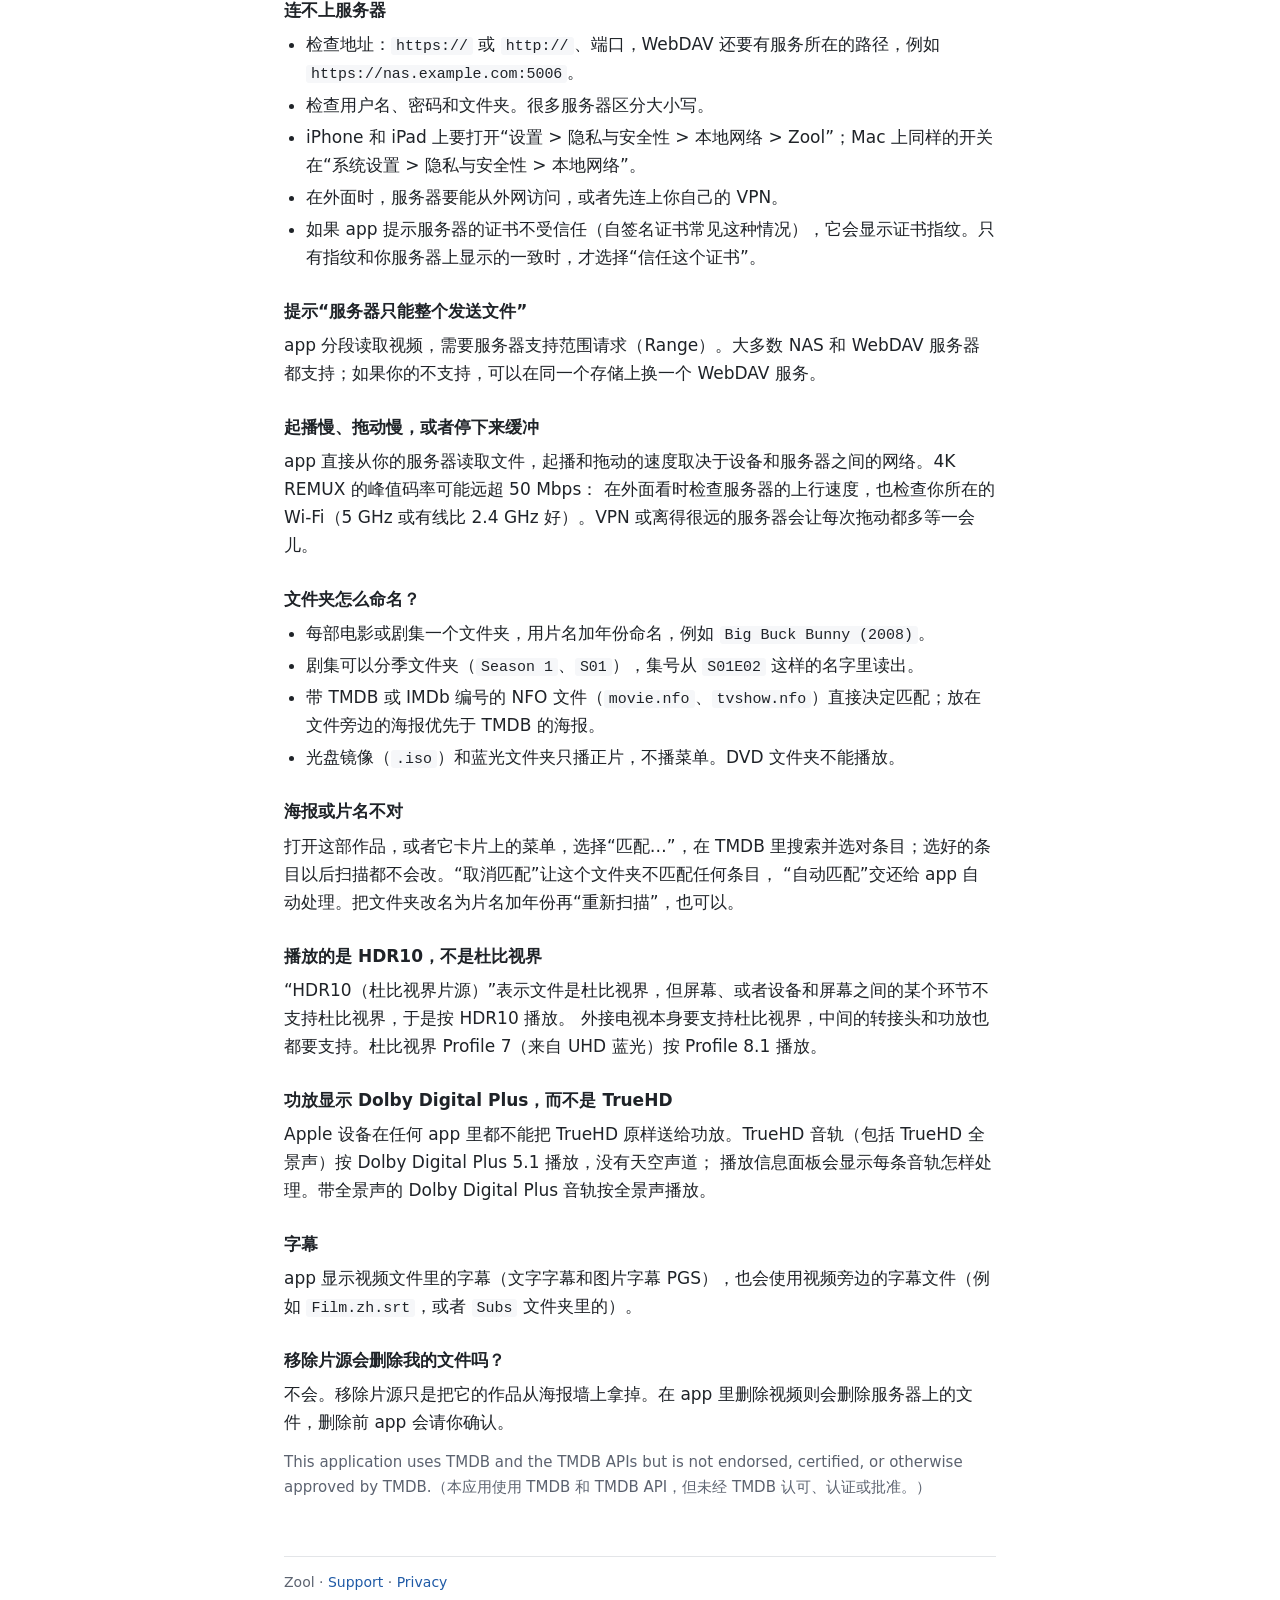
<file: zool/index.html>
<!DOCTYPE html>
<html lang="en">
<head>
<meta charset="utf-8">
<meta name="viewport" content="width=device-width, initial-scale=1">
<title>Zool Support</title>
<meta name="description" content="Help and contact for Zool, a video player for films and series on your own storage and media servers.">
<link rel="stylesheet" href="zool.css">
</head>
<body>
<div class="page">

<header class="top">
  <a class="brand" href="./">Zool</a>
  <nav>
    <a href="./" aria-current="page">Support</a>
    <a href="privacy/">Privacy</a>
    <a href="#zh" lang="zh-Hans">中文</a>
  </nav>
</header>

<main>
<article lang="en">
<h1>Zool Support</h1>
<p class="lead">Zool plays the films and series on your own storage and media servers, in Dolby Vision and HDR
where your screen supports them, and builds a poster wall from what it finds. It works with WebDAV and SMB servers,
and with Jellyfin, Emby and Plex.</p>

<div class="contact">
  <p>Email: <a href="mailto:support@xiaweiliu.com">support@xiaweiliu.com</a></p>
  <p>Privacy policy: <a href="privacy/">xiaweiliu.com/zool/privacy</a></p>
</div>

<h2>Asking for help</h2>
<p>Write to <a href="mailto:support@xiaweiliu.com">support@xiaweiliu.com</a> and say what you did, what happened,
and the exact message the app showed (a screenshot is fine). It helps to attach a diagnostics report: in Settings,
open Diagnostics and choose Share Report. The report leaves out passwords, user names, tokens and keys; what it
contains is listed in the <a href="privacy/#diagnostics">privacy policy</a>. Never send your password.</p>

<h2>Common questions</h2>

<h3>The app cannot reach my server</h3>
<ul>
  <li>Check the address: <code>https://</code> or <code>http://</code>, the port, and for WebDAV the path the
    service lives at, for example <code>https://nas.example.com:5006</code>.</li>
  <li>Check the user name, the password and the folder. Many servers treat upper and lower case as different.</li>
  <li>On iPhone and iPad, Settings &gt; Privacy &amp; Security &gt; Local Network &gt; Zool must be on. On a Mac,
    the same switch is in System Settings &gt; Privacy &amp; Security &gt; Local Network.</li>
  <li>Away from home, the server must be reachable from the internet, or connect to your own VPN first.</li>
  <li>If the app says the server’s certificate isn’t trusted (common with a self-signed certificate), it shows the
    certificate’s fingerprint. Choose Trust This Certificate only if the fingerprint matches the one your server
    shows.</li>
</ul>

<h3>“The server can only send whole files”</h3>
<p>The app reads videos a part at a time, which needs a server that supports range requests. Most NAS systems and
WebDAV servers do; if yours does not, try another WebDAV service on the same storage.</p>

<h3>Slow start, slow seeking or pauses to buffer</h3>
<p>The app reads the file straight from your server, so start-up and seeking depend on the connection between your
device and the server. A 4K remux can need well over 50 Mbps at its peaks: check your server’s upload speed when
you watch away from home, and your Wi-Fi (5 GHz or Ethernet is better than 2.4 GHz). A VPN or a distant server adds
a delay to every seek.</p>

<h3>How should I name my folders?</h3>
<ul>
  <li>One folder per film or series, named with the title and year, for example
    <code>Big Buck Bunny (2008)</code>.</li>
  <li>Series can keep episodes in season folders (<code>Season 1</code>, <code>S01</code>); episode numbers are read
    from names such as <code>S01E02</code>.</li>
  <li>An NFO file (<code>movie.nfo</code>, <code>tvshow.nfo</code>) with a TMDB or IMDb ID settles the match, and
    posters stored beside your files are used before TMDB’s.</li>
  <li>Disc images (<code>.iso</code>) and Blu-ray folders play their main feature, without menus. DVD folders do
    not play.</li>
</ul>

<h3>A title has the wrong poster or name</h3>
<p>Open the title, or the menu on its card, and choose Match… to search TMDB and pick the right entry; your pick
stays through later scans. Remove Match leaves the folder unmatched, and Match Automatically hands it back to the
app. Renaming the folder to the title and year, then choosing Rescan, also works.</p>

<h3>It plays in HDR10, not Dolby Vision</h3>
<p>“HDR10 (DV source)” means the file is Dolby Vision, but the screen, or something between the device and the
screen, does not take Dolby Vision, so it plays in HDR10. An external TV must support Dolby Vision itself, as must
every adapter or receiver in between. Dolby Vision Profile 7 (from UHD Blu-ray) plays as Profile 8.1.</p>

<h3>My receiver shows Dolby Digital Plus instead of TrueHD</h3>
<p>Apple devices cannot send TrueHD to a receiver unchanged, in any app. TrueHD tracks, TrueHD Atmos included,
play as Dolby Digital Plus 5.1, without height channels; the playback info panel shows what happens to each track.
Dolby Digital Plus tracks with Atmos play with Atmos.</p>

<h3>Subtitles</h3>
<p>The app shows subtitles inside the video file, text and picture (PGS) alike, and subtitle files stored beside
the video (for example <code>Film.en.srt</code>, or in a <code>Subs</code> folder).</p>

<h3>Does removing a source delete my files?</h3>
<p>No. Removing a source only takes its titles off the wall. Deleting a video from inside the app does delete it on
the server, and the app asks you to confirm first.</p>

<p class="notice">This application uses TMDB and the TMDB APIs but is not endorsed, certified, or otherwise approved by TMDB.</p>
</article>

<article lang="zh-Hans" id="zh" class="lang">
<h1>Zool 支持</h1>
<p class="lead">Zool 播放你自己的存储和媒体服务器上的电影和剧集，屏幕支持时用杜比视界和 HDR 播放，并用找到的内容生成海报墙。
支持 WebDAV、SMB 服务器，以及 Jellyfin、Emby 和 Plex。</p>

<div class="contact">
  <p>邮箱：<a href="mailto:support@xiaweiliu.com">support@xiaweiliu.com</a></p>
  <p>隐私政策：<a href="privacy/#zh">xiaweiliu.com/zool/privacy</a></p>
</div>

<h2>寻求帮助</h2>
<p>请写信到 <a href="mailto:support@xiaweiliu.com">support@xiaweiliu.com</a>，说明你做了什么、发生了什么，以及 app 显示的原话（截图也可以）。
最好附上一份诊断报告：在“设置”里打开“诊断”，选择“分享报告”。报告里不含密码、用户名、令牌和密钥，具体内容见<a href="privacy/#zh">隐私政策</a>。请不要发送你的密码。</p>

<h2>常见问题</h2>

<h3>连不上服务器</h3>
<ul>
  <li>检查地址：<code>https://</code> 或 <code>http://</code>、端口，WebDAV 还要有服务所在的路径，例如 <code>https://nas.example.com:5006</code>。</li>
  <li>检查用户名、密码和文件夹。很多服务器区分大小写。</li>
  <li>iPhone 和 iPad 上要打开“设置 &gt; 隐私与安全性 &gt; 本地网络 &gt; Zool”；Mac 上同样的开关在“系统设置 &gt; 隐私与安全性 &gt; 本地网络”。</li>
  <li>在外面时，服务器要能从外网访问，或者先连上你自己的 VPN。</li>
  <li>如果 app 提示服务器的证书不受信任（自签名证书常见这种情况），它会显示证书指纹。只有指纹和你服务器上显示的一致时，才选择“信任这个证书”。</li>
</ul>

<h3>提示“服务器只能整个发送文件”</h3>
<p>app 分段读取视频，需要服务器支持范围请求（Range）。大多数 NAS 和 WebDAV 服务器都支持；如果你的不支持，可以在同一个存储上换一个 WebDAV 服务。</p>

<h3>起播慢、拖动慢，或者停下来缓冲</h3>
<p>app 直接从你的服务器读取文件，起播和拖动的速度取决于设备和服务器之间的网络。4K REMUX 的峰值码率可能远超 50 Mbps：
在外面看时检查服务器的上行速度，也检查你所在的 Wi-Fi（5 GHz 或有线比 2.4 GHz 好）。VPN 或离得很远的服务器会让每次拖动都多等一会儿。</p>

<h3>文件夹怎么命名？</h3>
<ul>
  <li>每部电影或剧集一个文件夹，用片名加年份命名，例如 <code>Big Buck Bunny (2008)</code>。</li>
  <li>剧集可以分季文件夹（<code>Season 1</code>、<code>S01</code>），集号从 <code>S01E02</code> 这样的名字里读出。</li>
  <li>带 TMDB 或 IMDb 编号的 NFO 文件（<code>movie.nfo</code>、<code>tvshow.nfo</code>）直接决定匹配；放在文件旁边的海报优先于 TMDB 的海报。</li>
  <li>光盘镜像（<code>.iso</code>）和蓝光文件夹只播正片，不播菜单。DVD 文件夹不能播放。</li>
</ul>

<h3>海报或片名不对</h3>
<p>打开这部作品，或者它卡片上的菜单，选择“匹配…”，在 TMDB 里搜索并选对条目；选好的条目以后扫描都不会改。“取消匹配”让这个文件夹不匹配任何条目，
“自动匹配”交还给 app 自动处理。把文件夹改名为片名加年份再“重新扫描”，也可以。</p>

<h3>播放的是 HDR10，不是杜比视界</h3>
<p>“HDR10（杜比视界片源）”表示文件是杜比视界，但屏幕、或者设备和屏幕之间的某个环节不支持杜比视界，于是按 HDR10 播放。
外接电视本身要支持杜比视界，中间的转接头和功放也都要支持。杜比视界 Profile 7（来自 UHD 蓝光）按 Profile 8.1 播放。</p>

<h3>功放显示 Dolby Digital Plus，而不是 TrueHD</h3>
<p>Apple 设备在任何 app 里都不能把 TrueHD 原样送给功放。TrueHD 音轨（包括 TrueHD 全景声）按 Dolby Digital Plus 5.1 播放，没有天空声道；
播放信息面板会显示每条音轨怎样处理。带全景声的 Dolby Digital Plus 音轨按全景声播放。</p>

<h3>字幕</h3>
<p>app 显示视频文件里的字幕（文字字幕和图片字幕 PGS），也会使用视频旁边的字幕文件（例如 <code>Film.zh.srt</code>，或者 <code>Subs</code> 文件夹里的）。</p>

<h3>移除片源会删除我的文件吗？</h3>
<p>不会。移除片源只是把它的作品从海报墙上拿掉。在 app 里删除视频则会删除服务器上的文件，删除前 app 会请你确认。</p>

<p class="notice">This application uses TMDB and the TMDB APIs but is not endorsed, certified, or otherwise approved by TMDB.（本应用使用 TMDB 和 TMDB API，但未经 TMDB 认可、认证或批准。）</p>
</article>
</main>

<footer>Zool · <a href="./">Support</a> · <a href="privacy/">Privacy</a></footer>
</div>
</body>
</html>
</file>
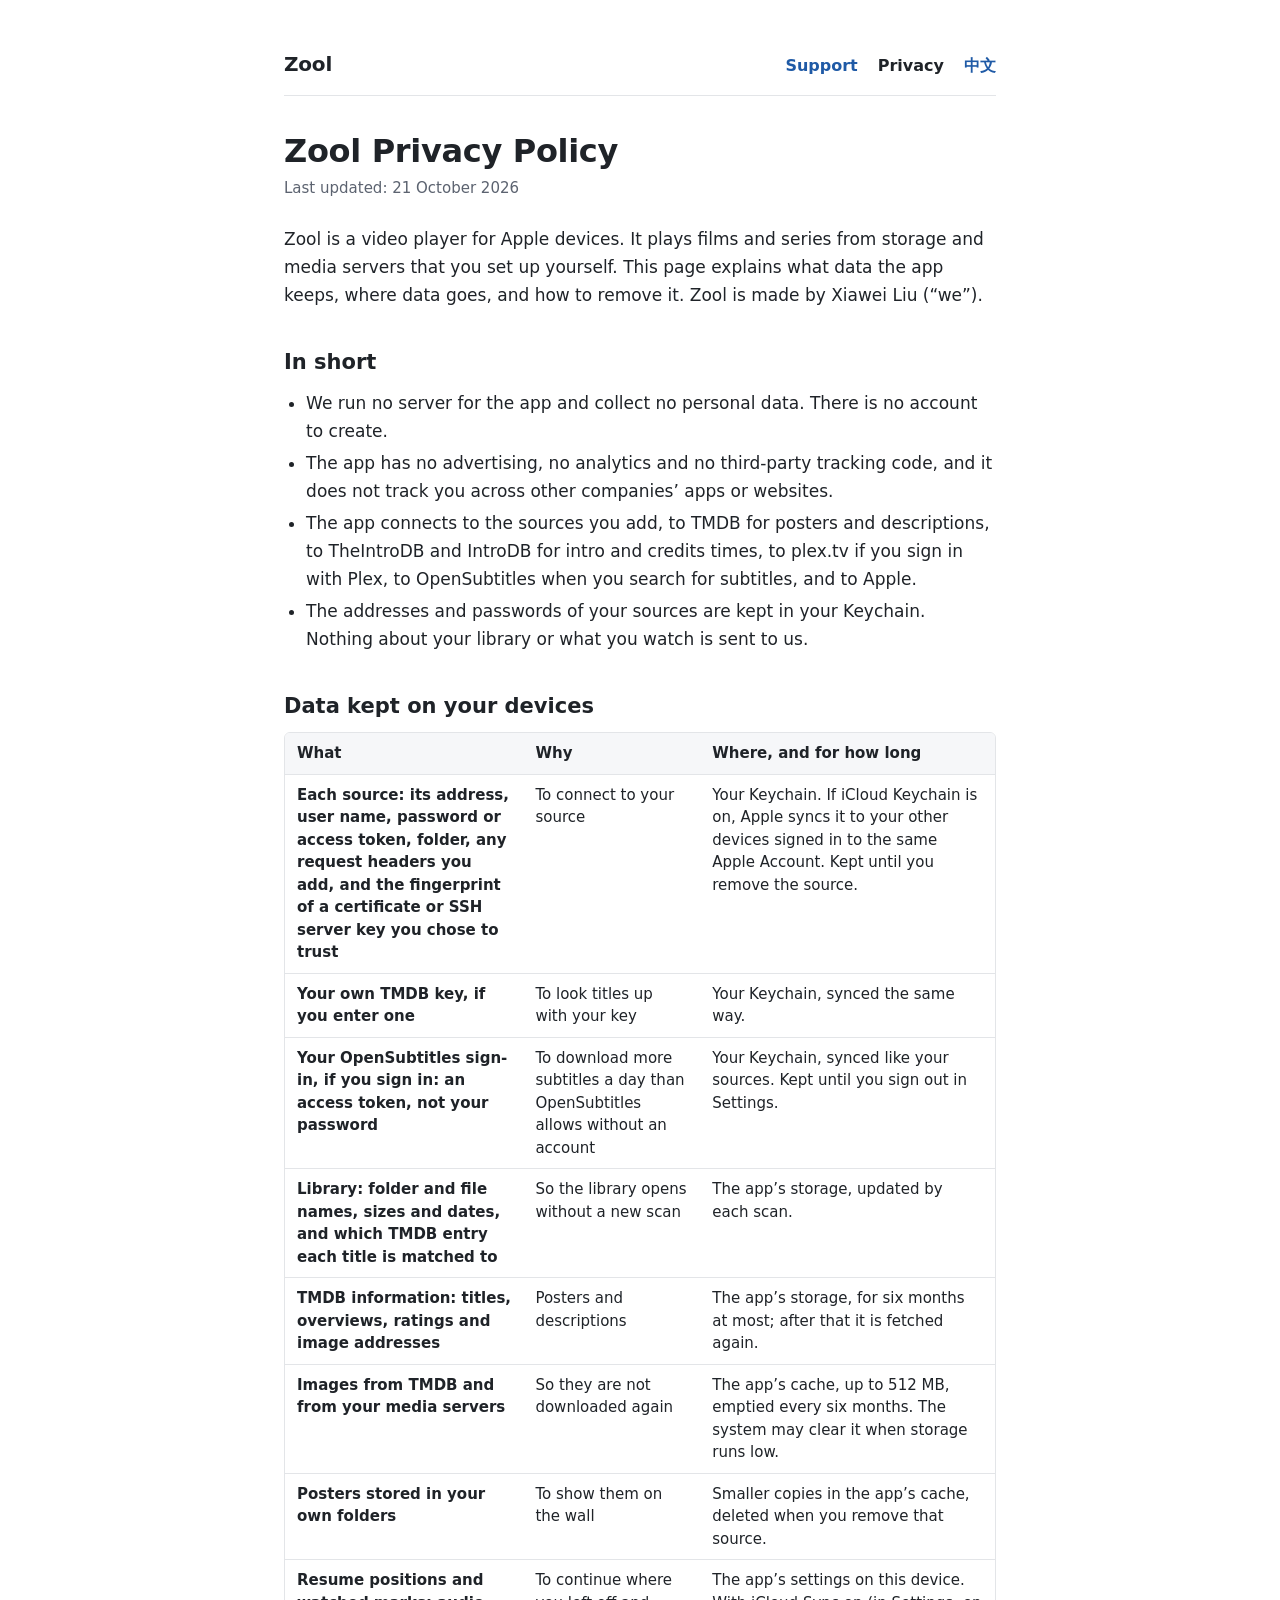
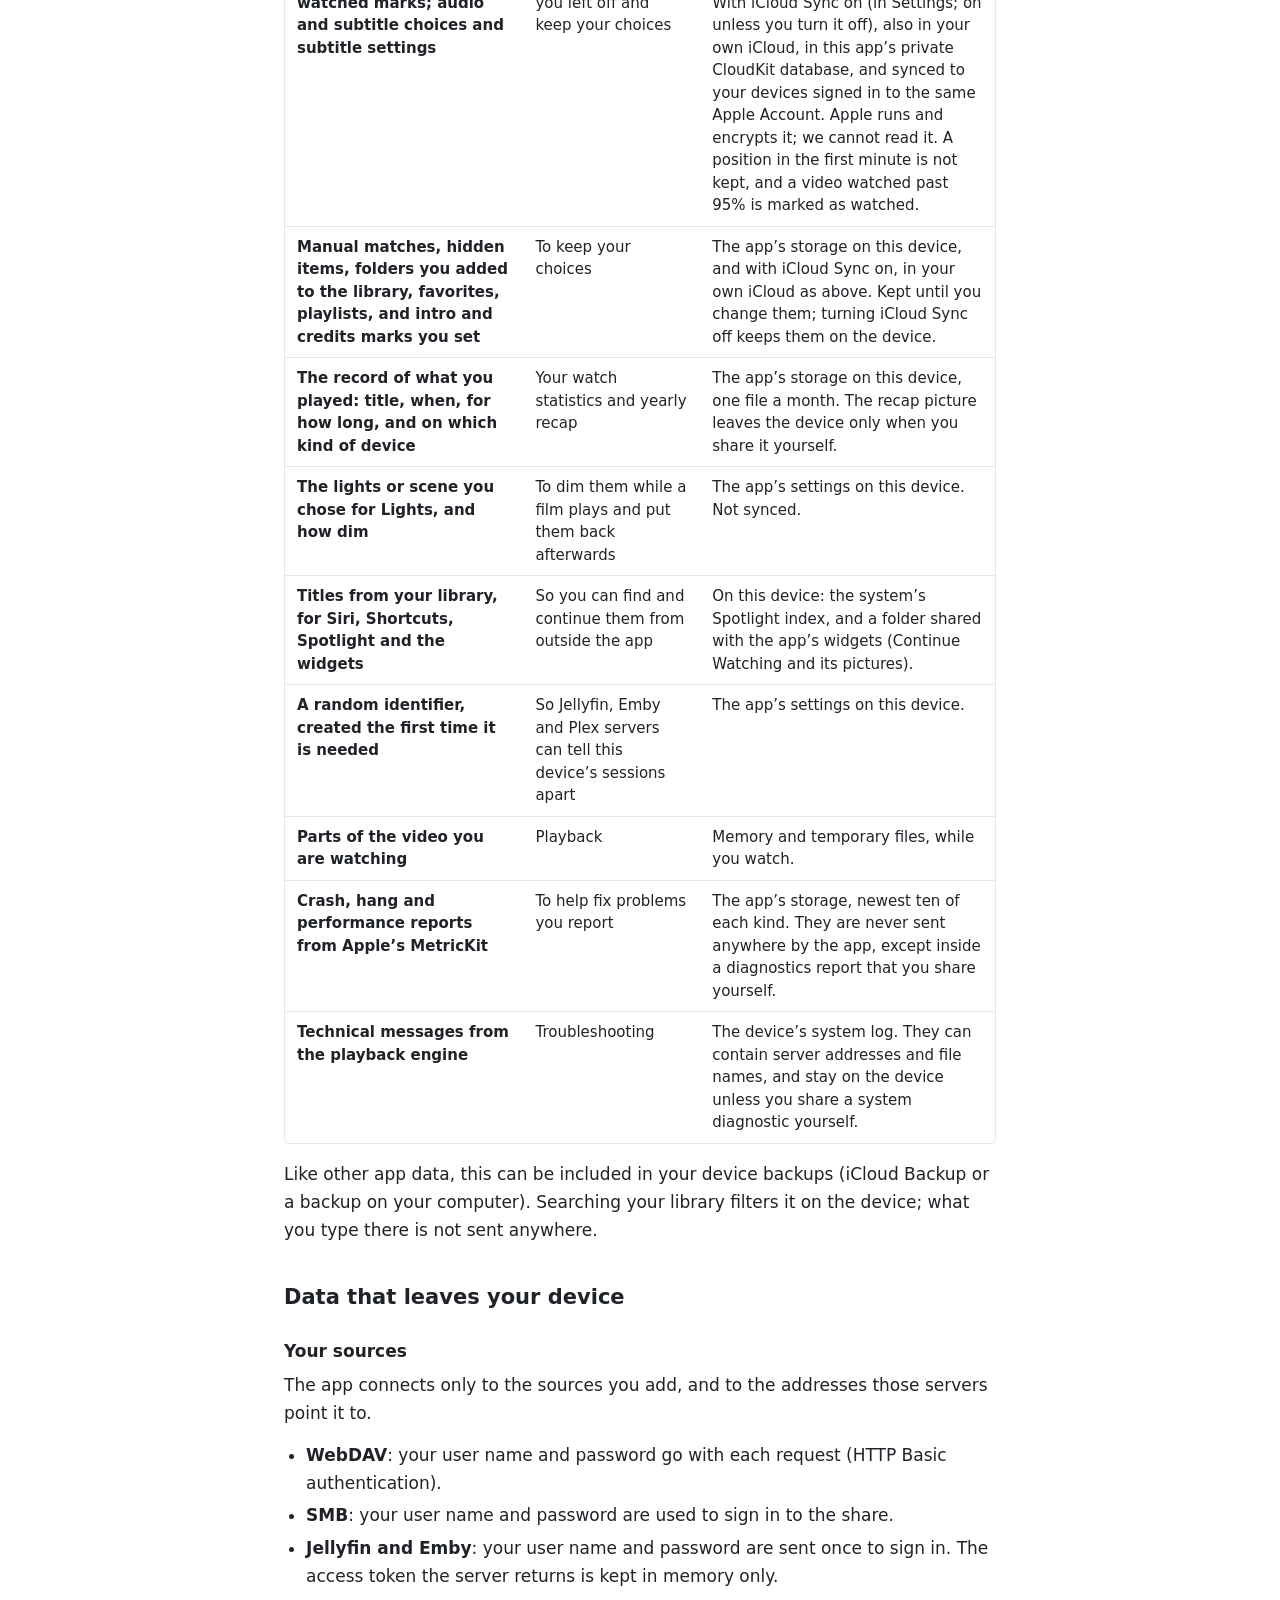
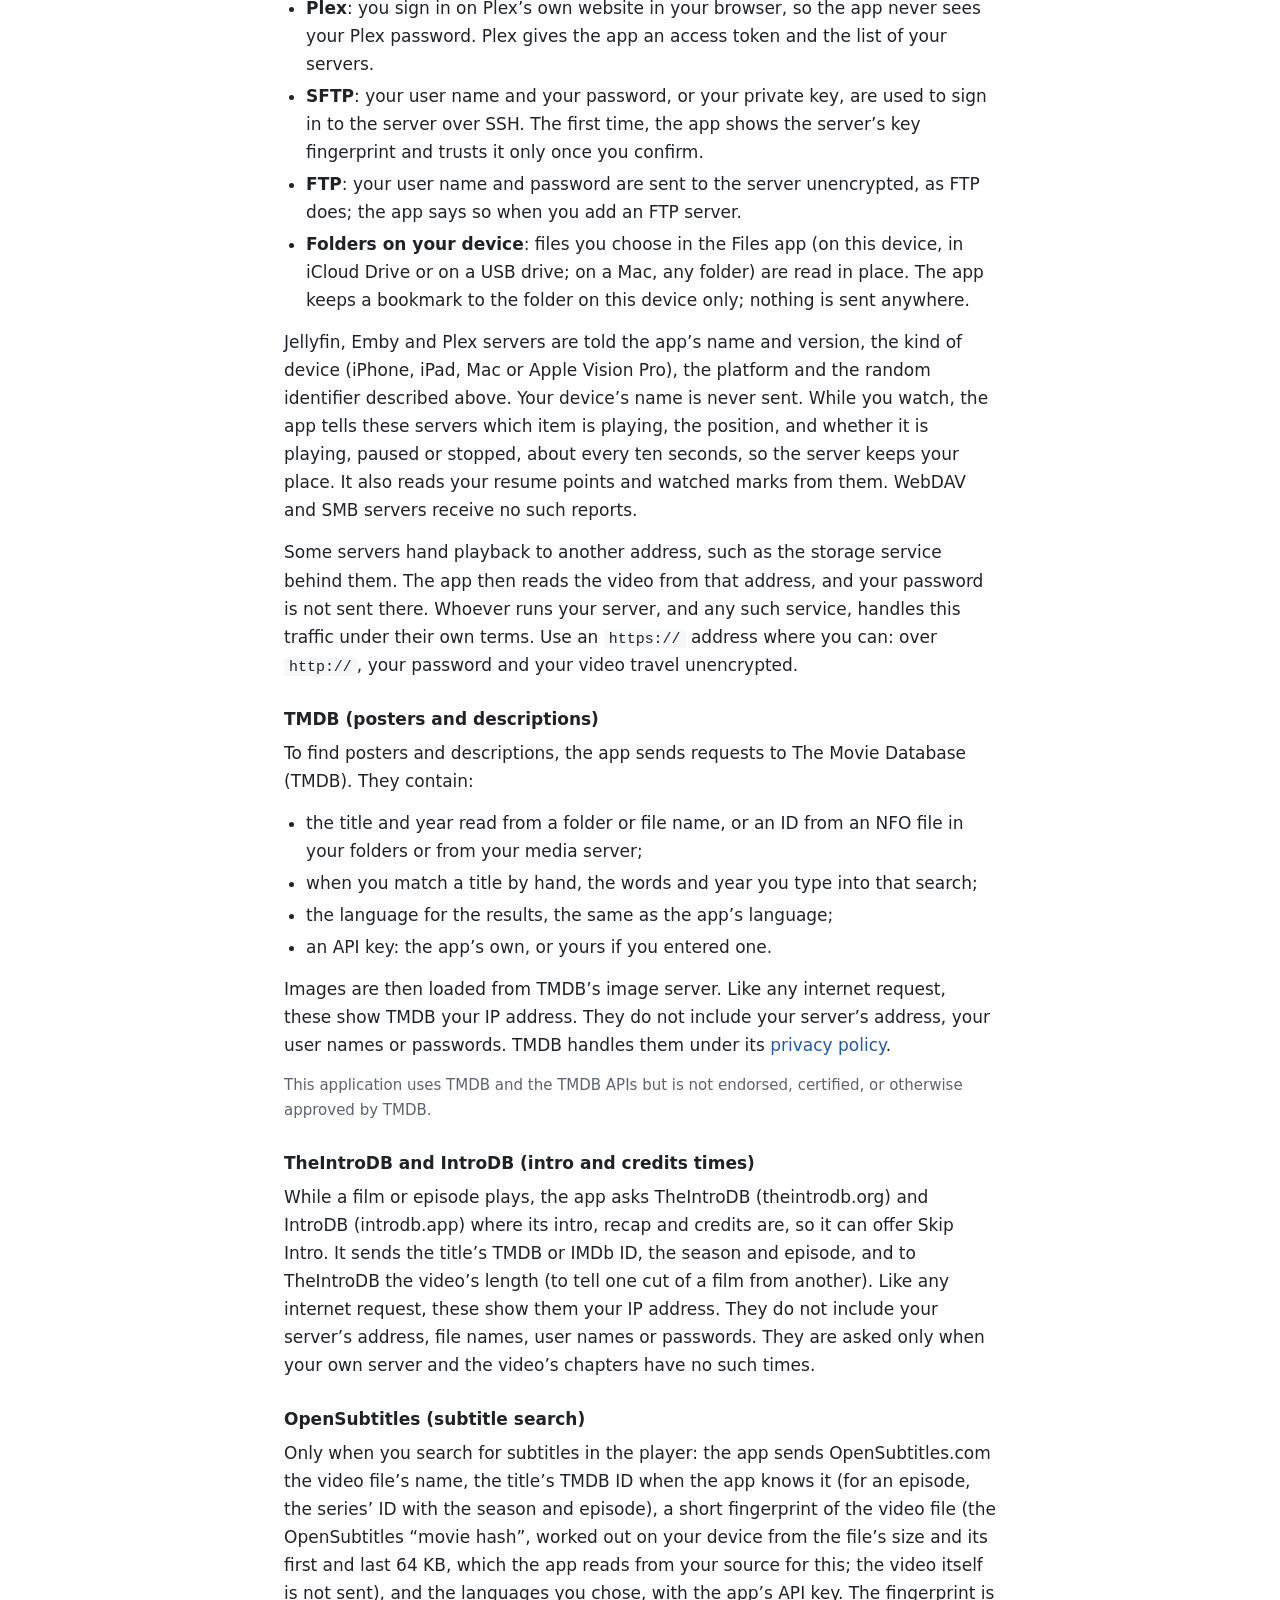
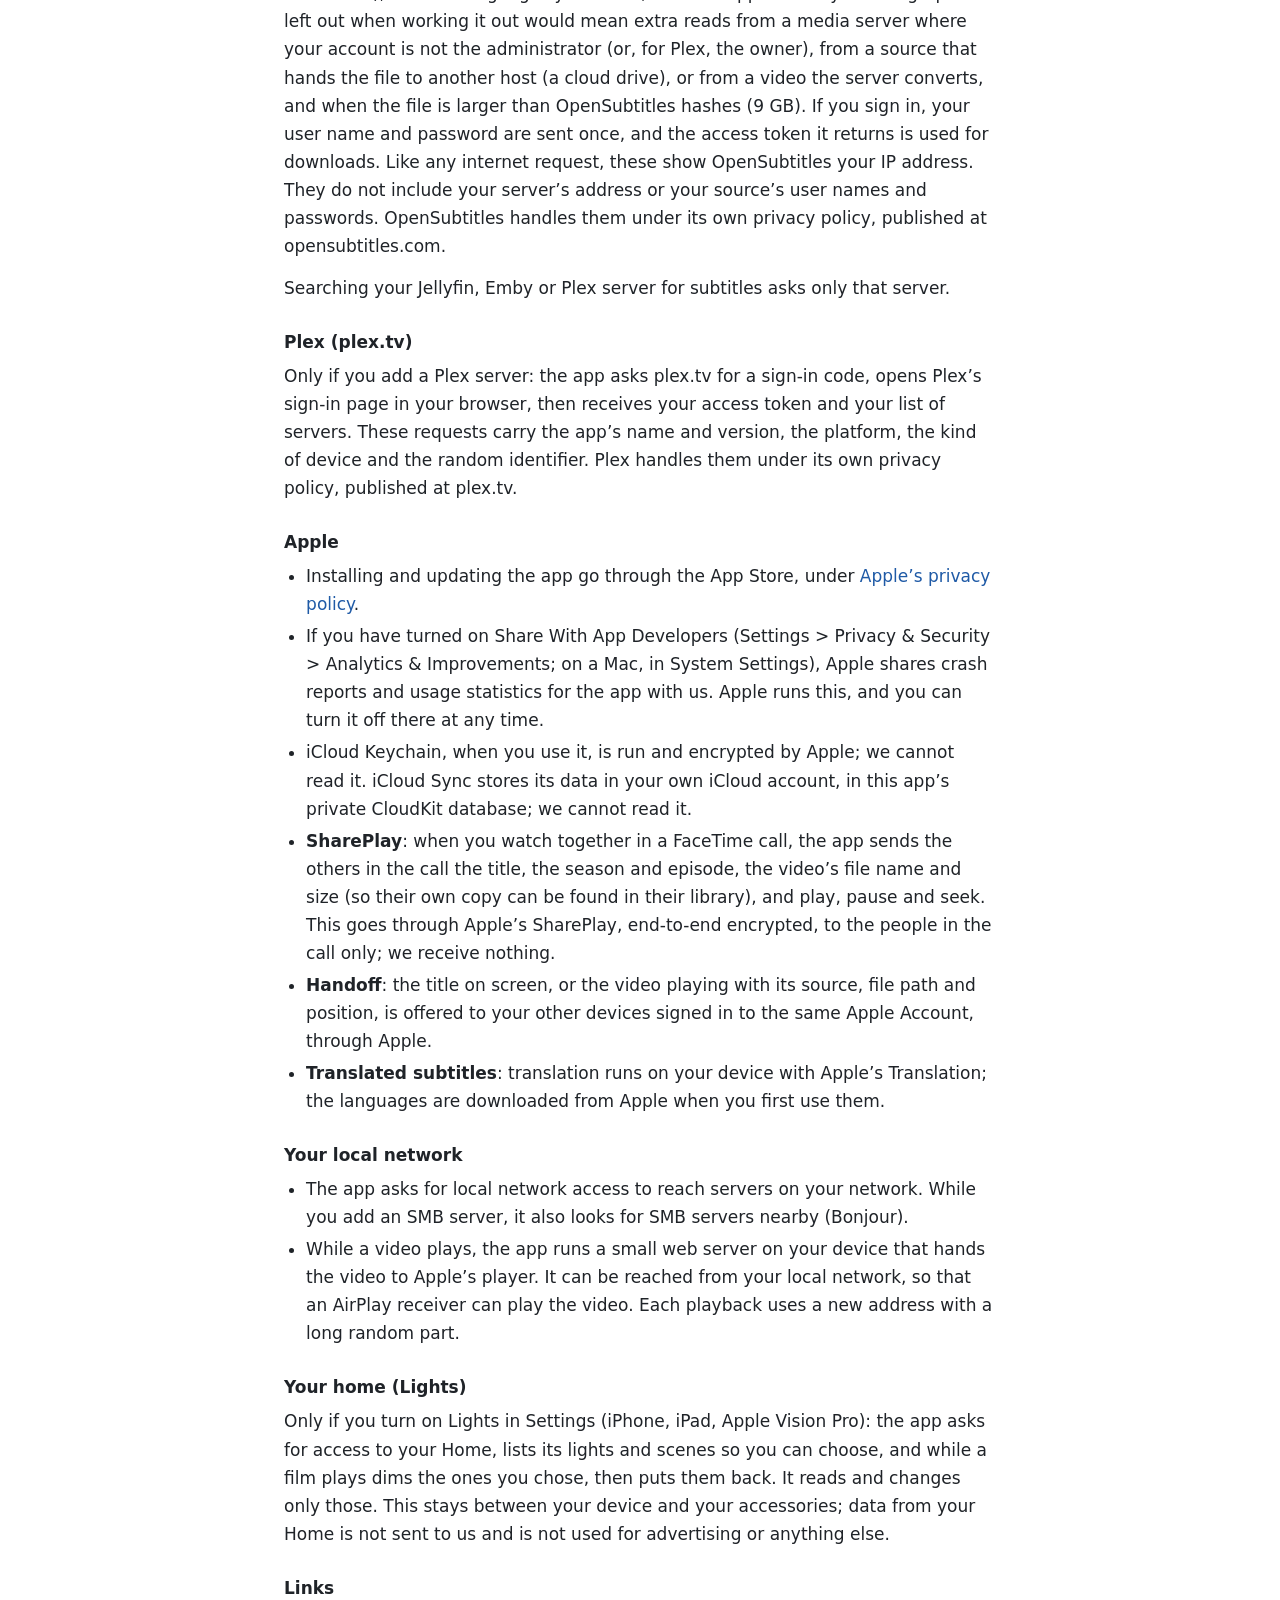
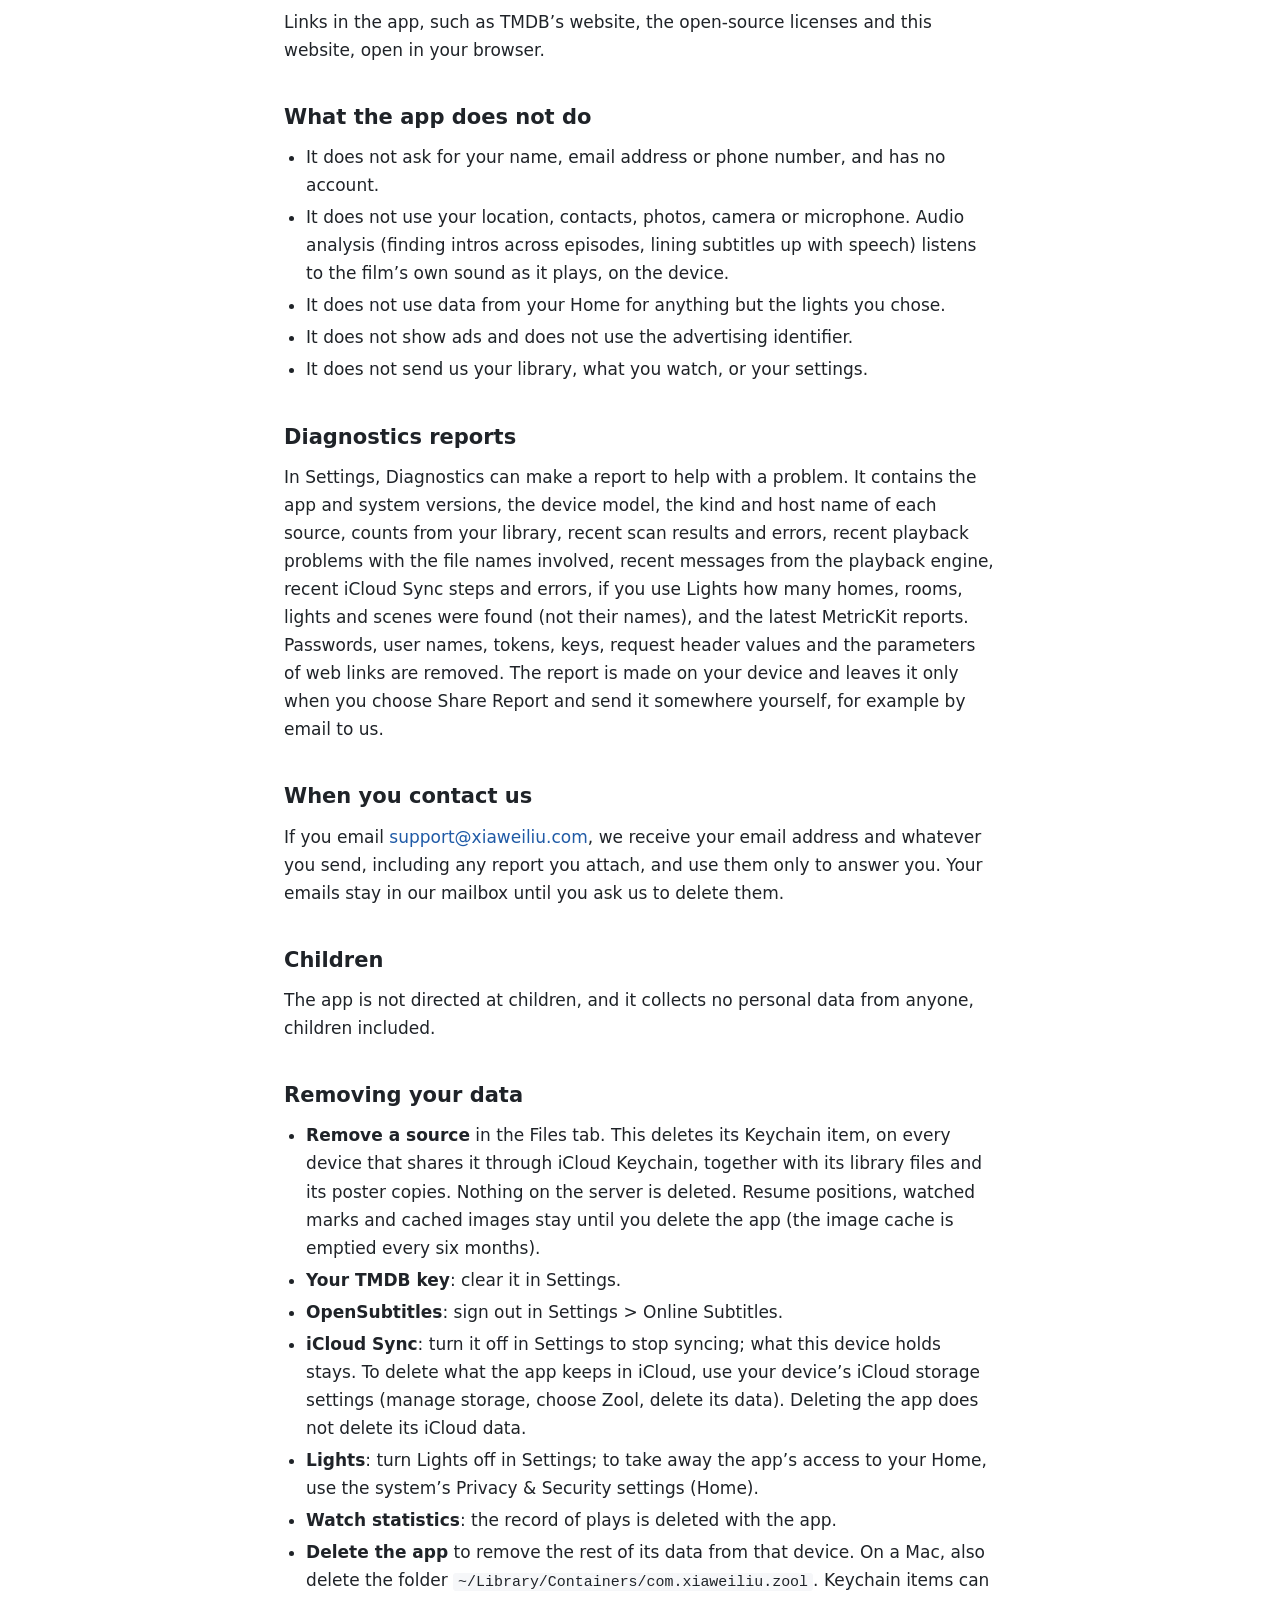
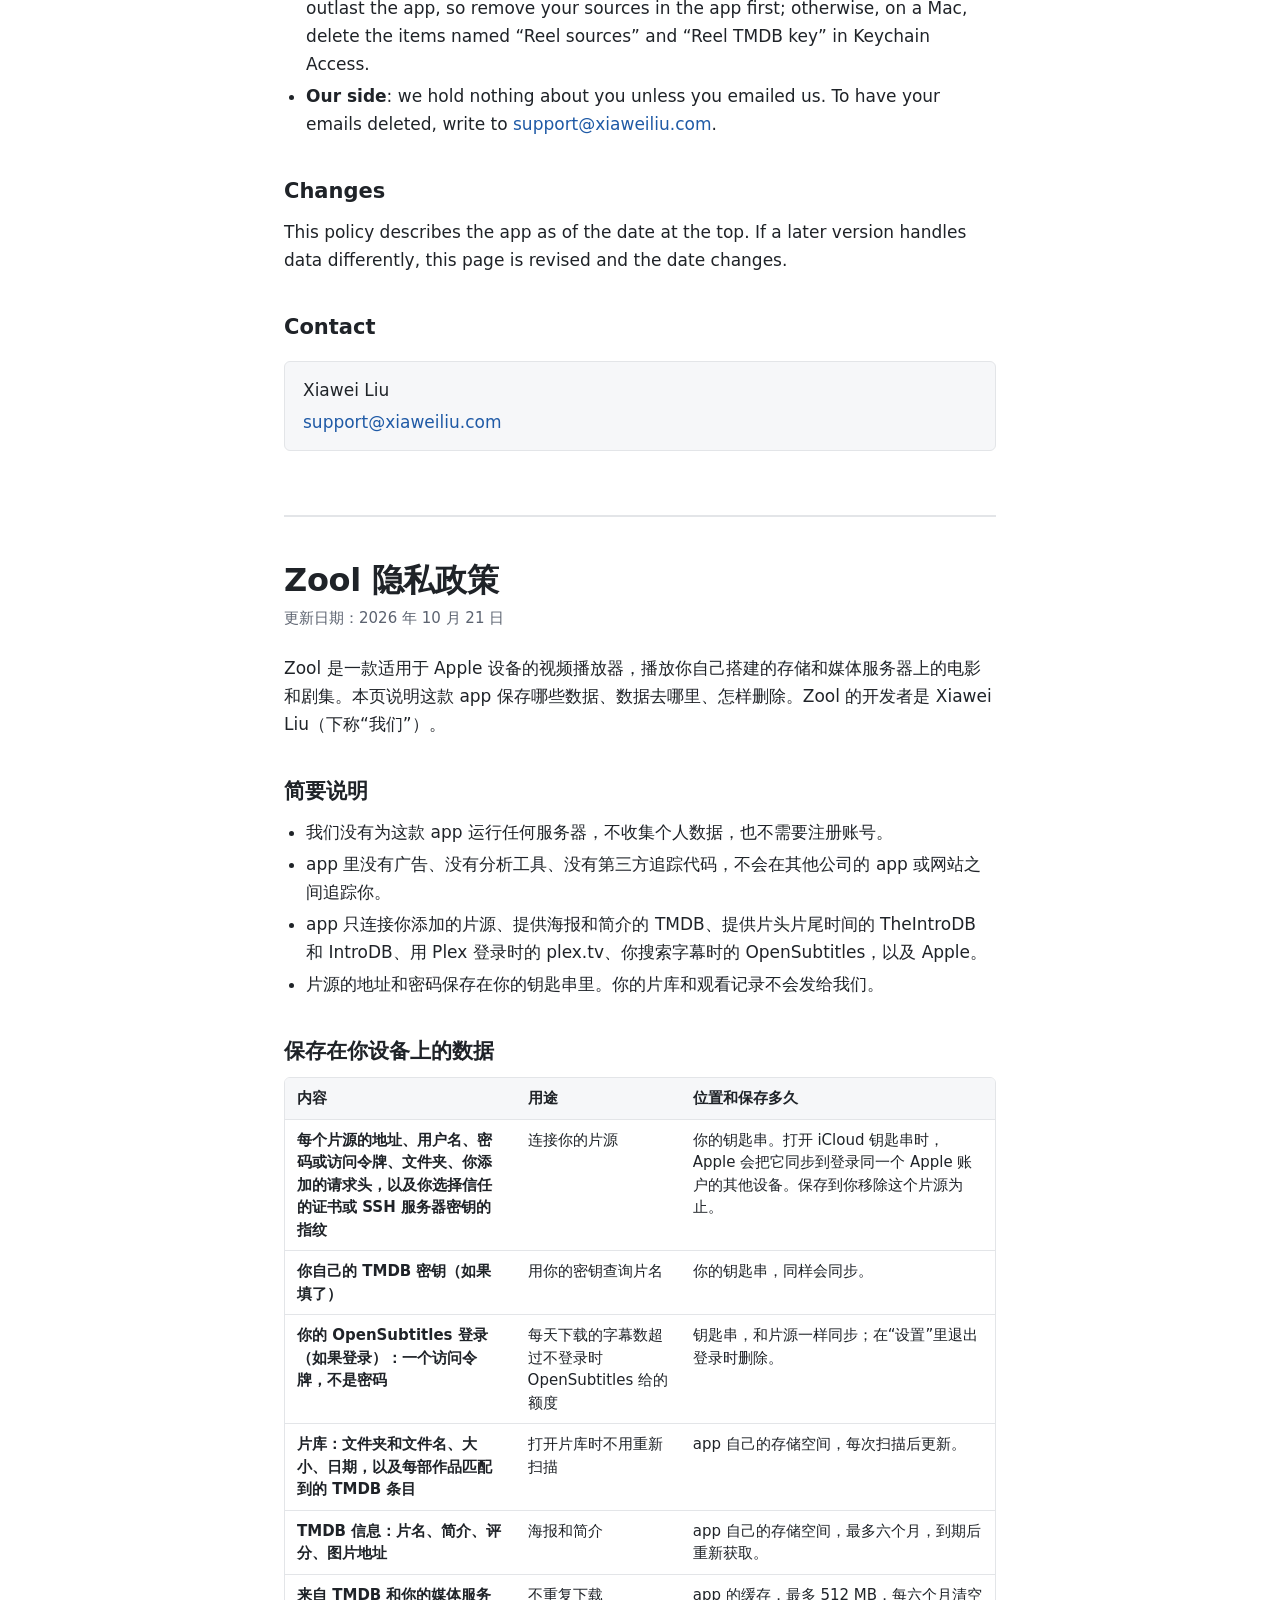
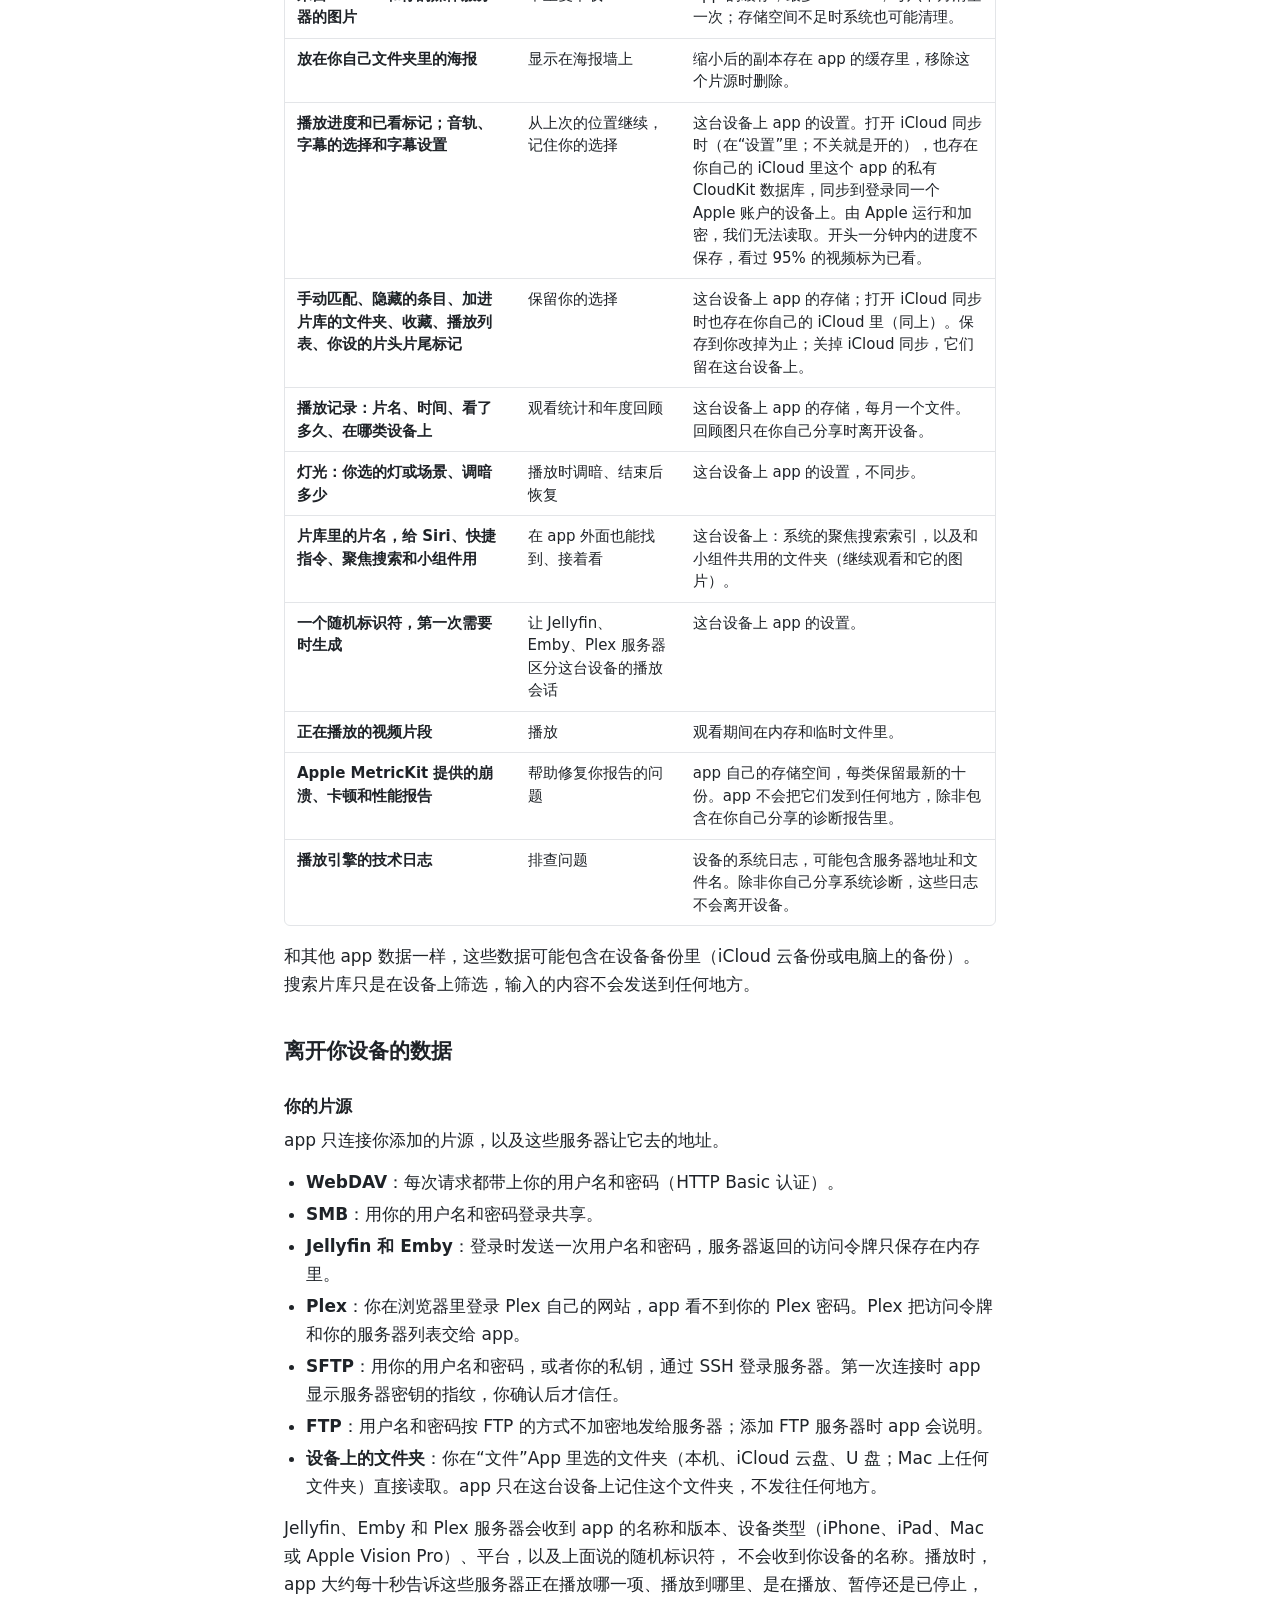
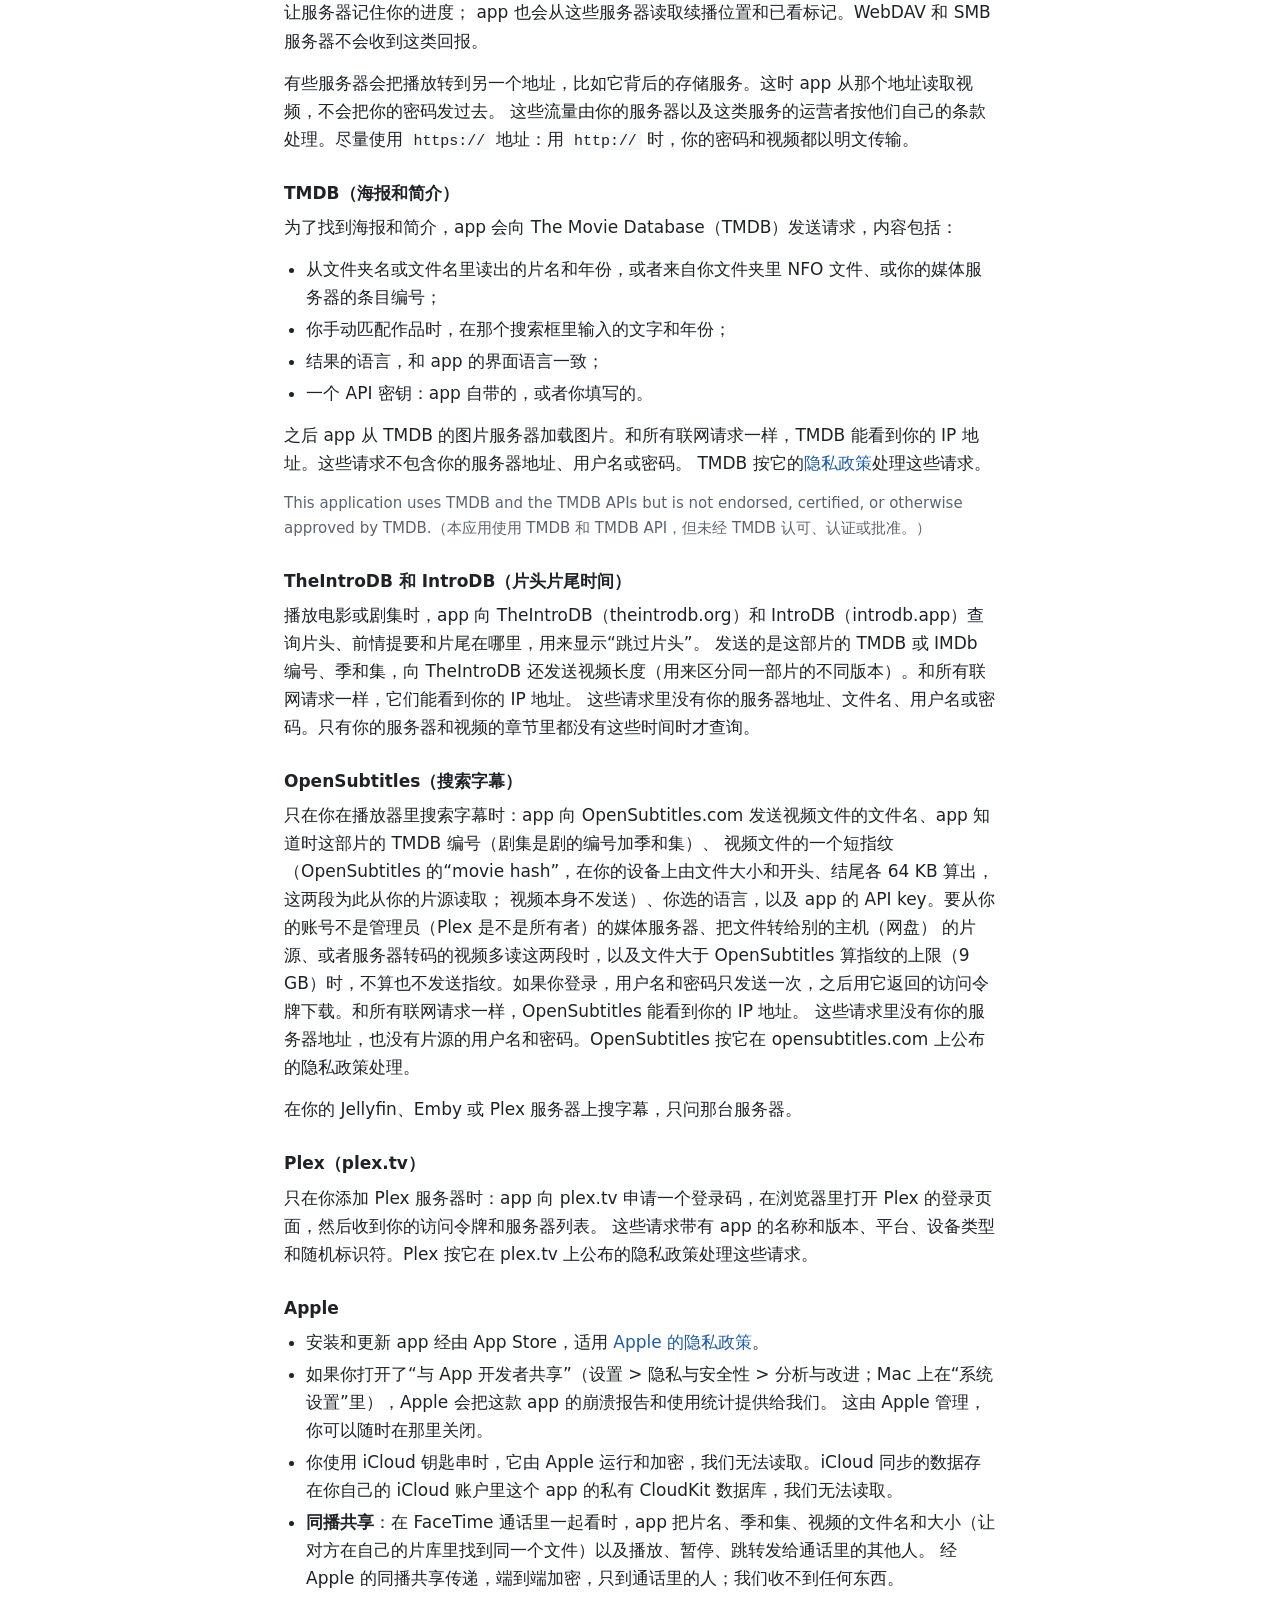
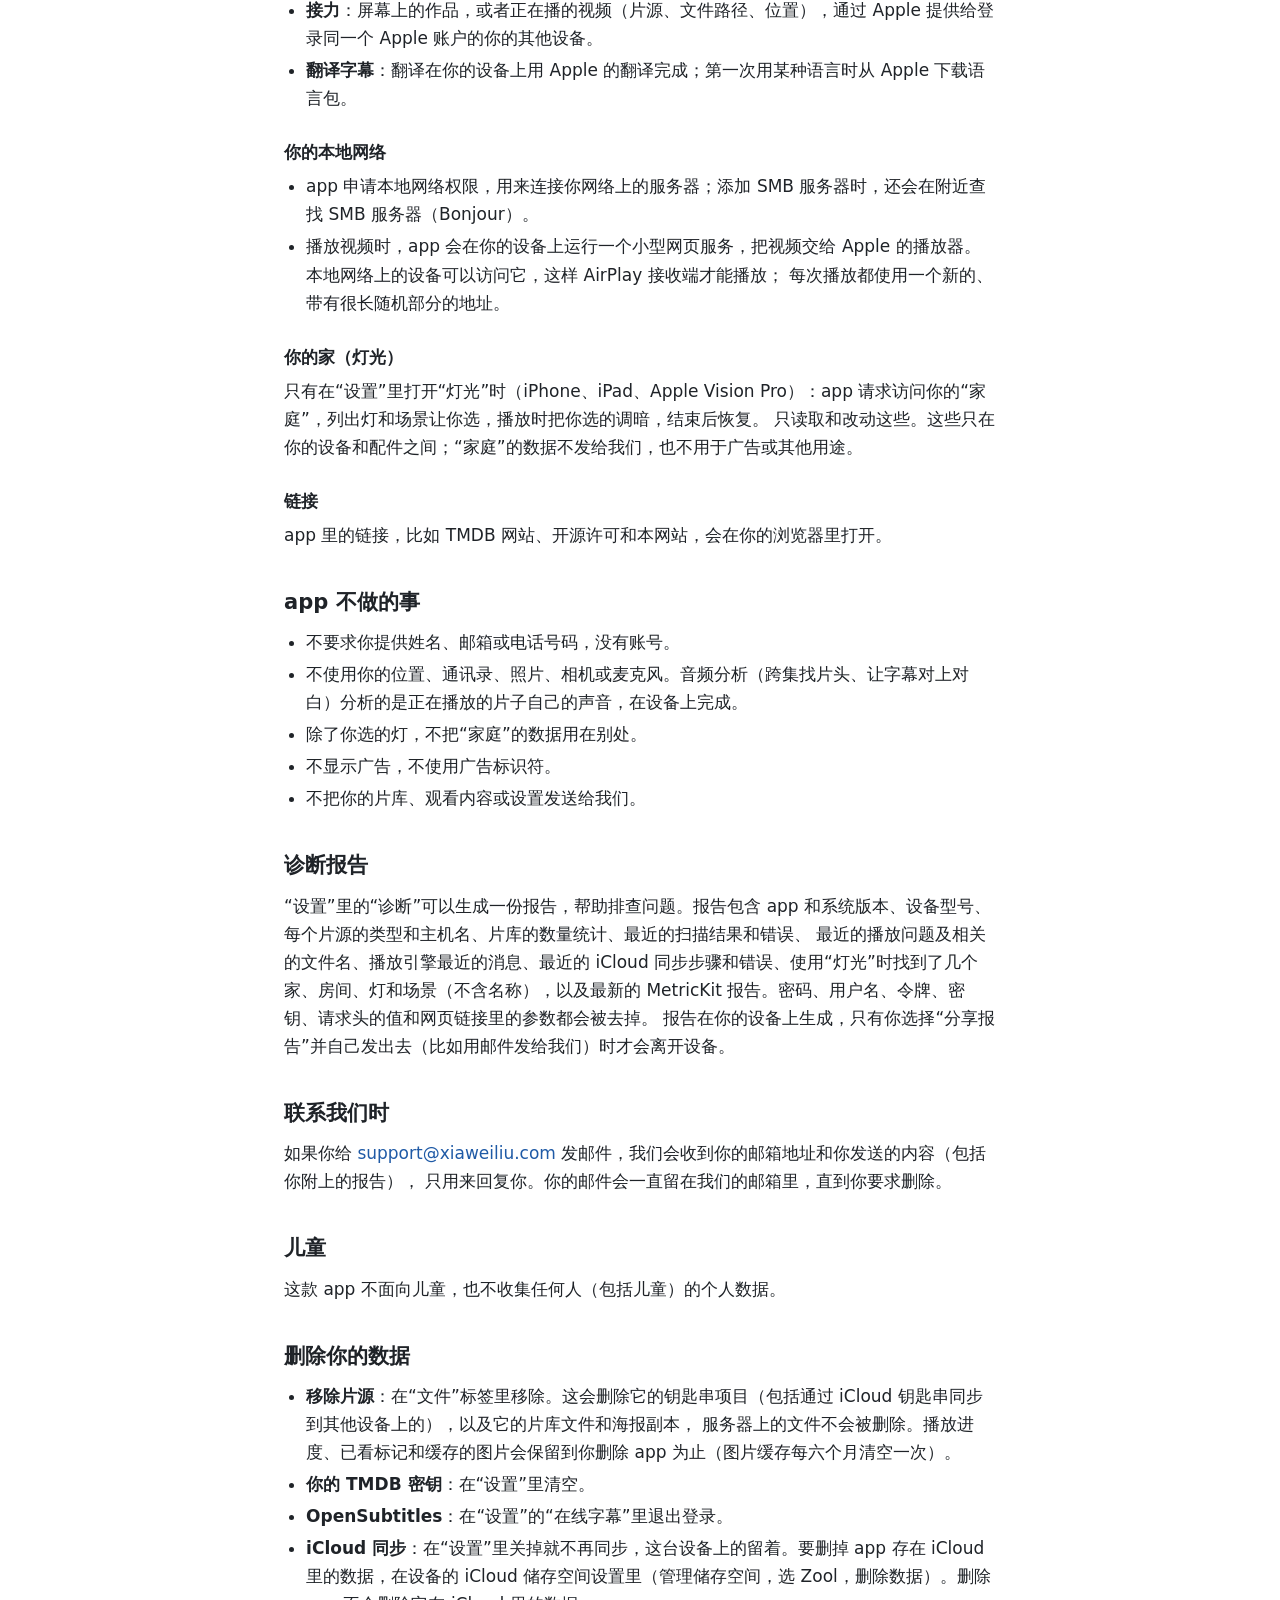
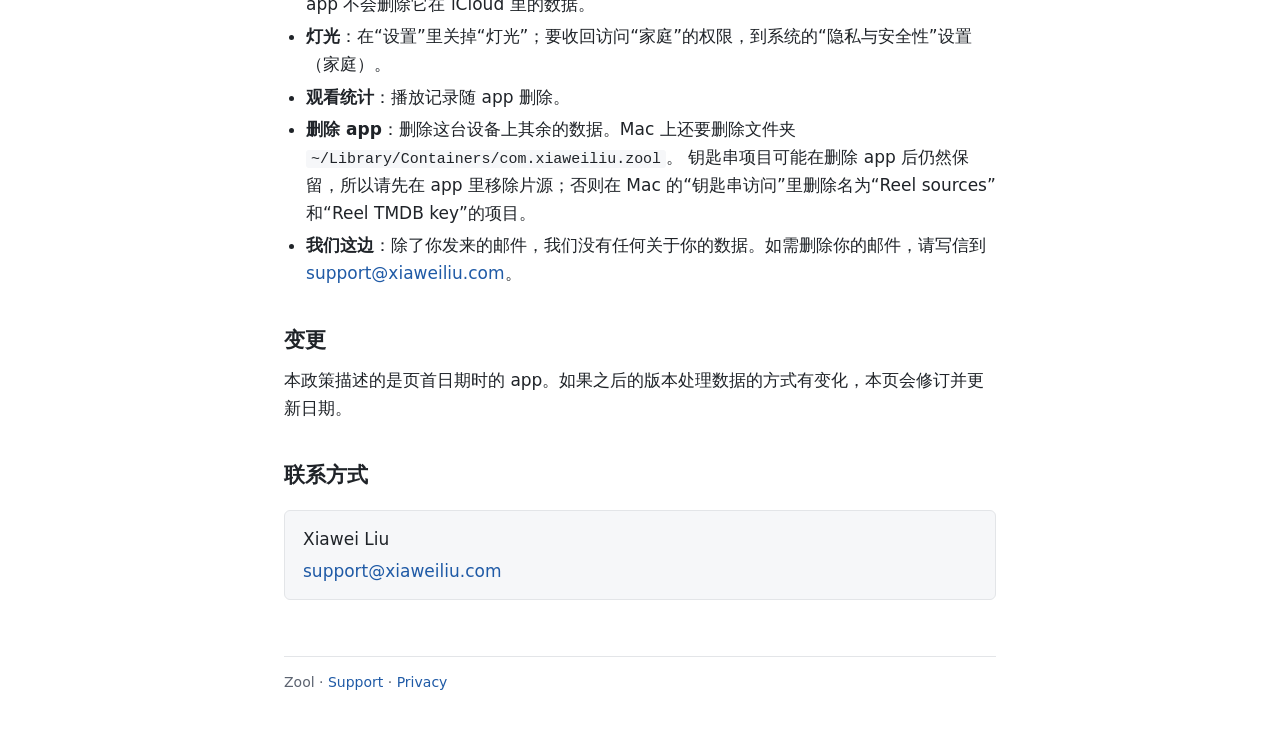
<file: arkcine/privacy/index.html>
<!doctype html>
<html lang="en">
<head>
<meta charset="utf-8">
<meta name="viewport" content="width=device-width, initial-scale=1">
<meta name="robots" content="noindex">
<title>Zool Privacy Policy</title>
<link rel="canonical" href="https://www.xiaweiliu.com/zool/privacy/">
<meta http-equiv="refresh" content="0; url=/zool/privacy/">
<script>location.replace("/zool/privacy/" + location.hash);</script>
</head>
<body>
<p>ArkCine is now called Zool. This page moved to <a href="/zool/privacy/">www.xiaweiliu.com/zool/privacy/</a>.</p>
</body>
</html>
</file>
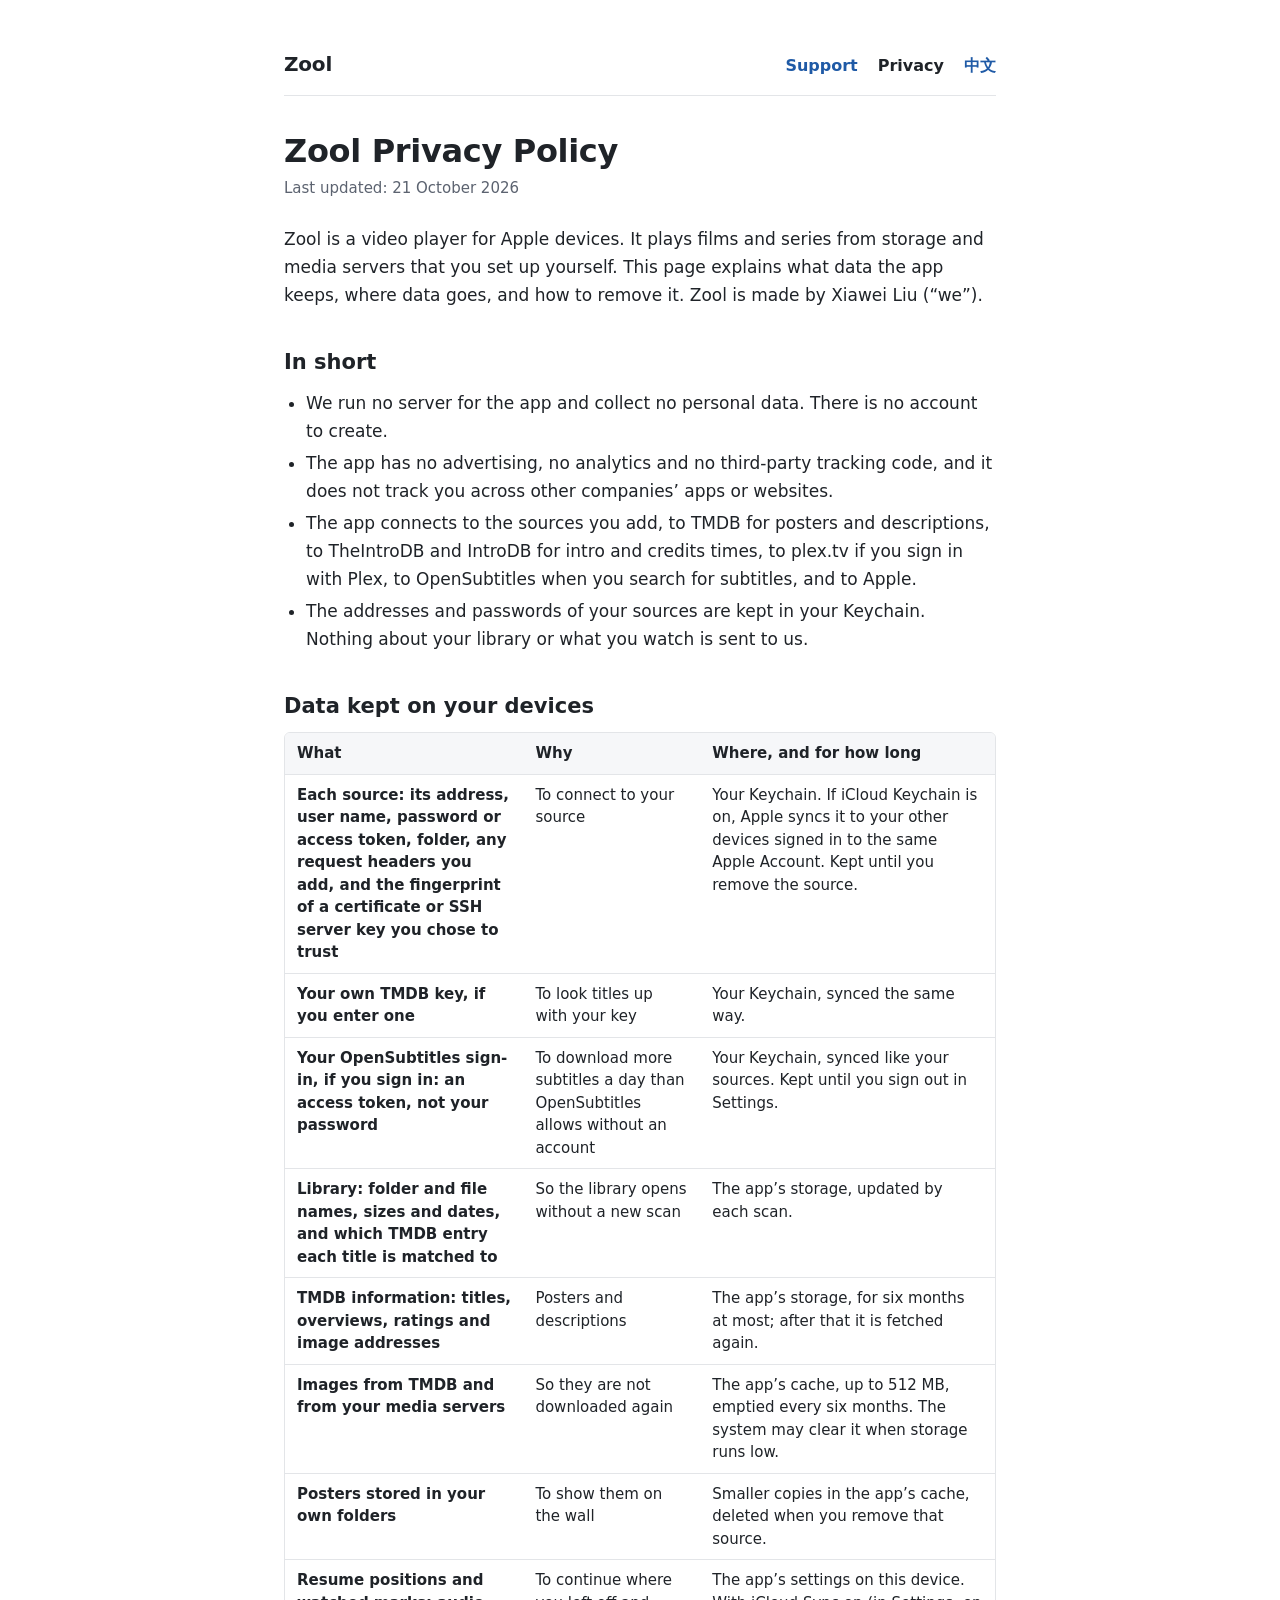
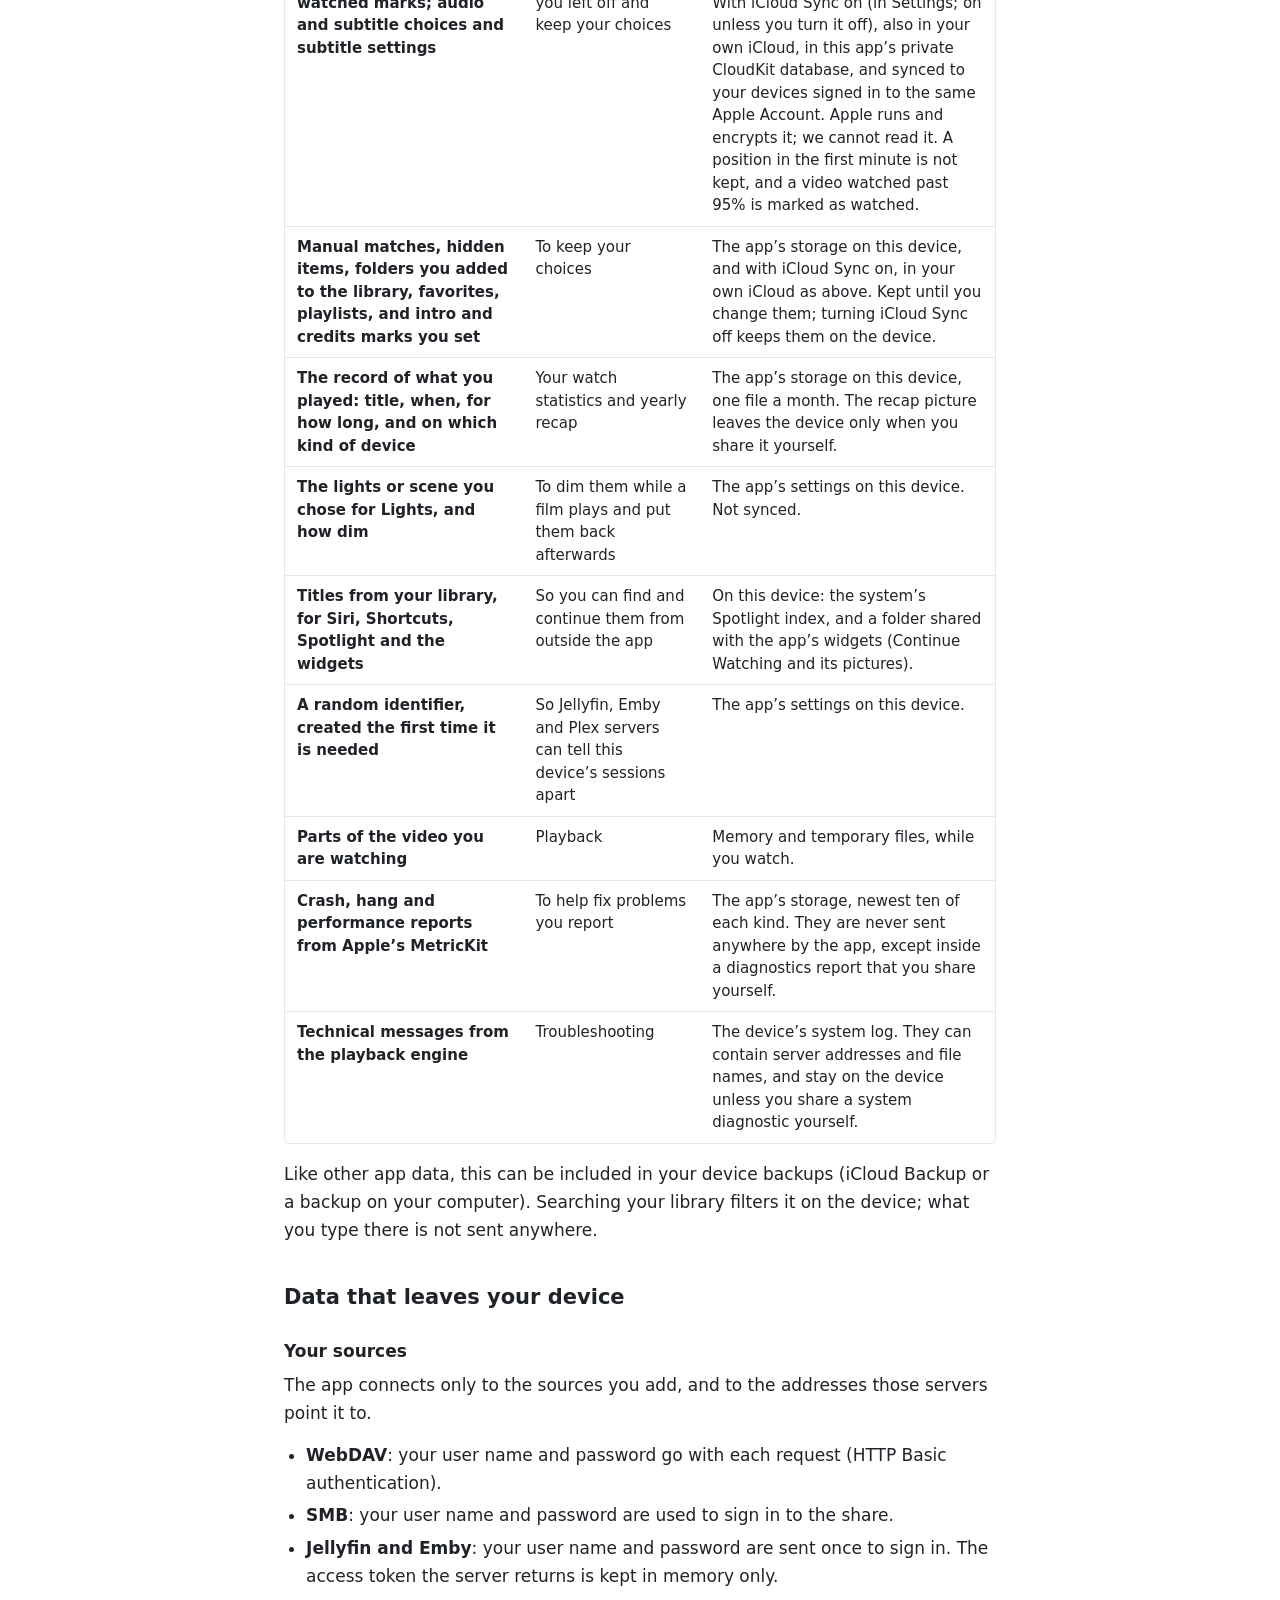
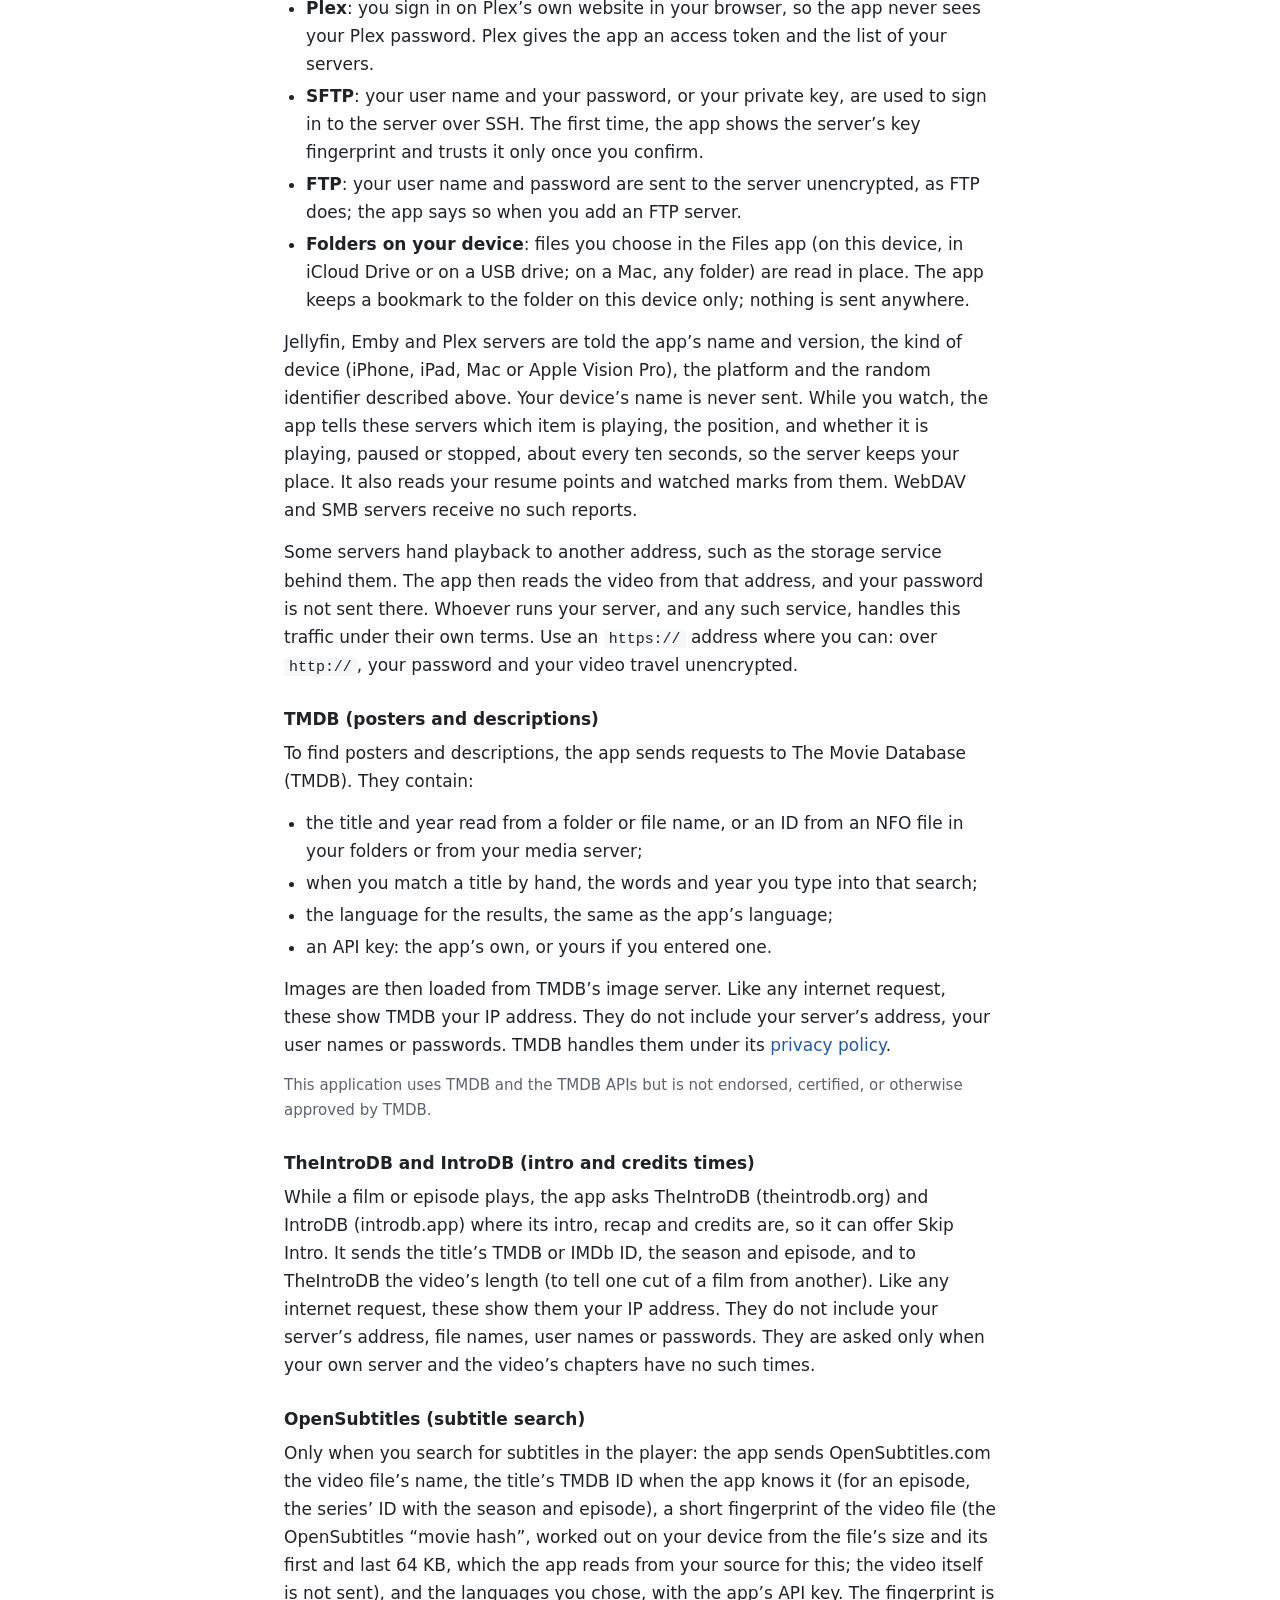
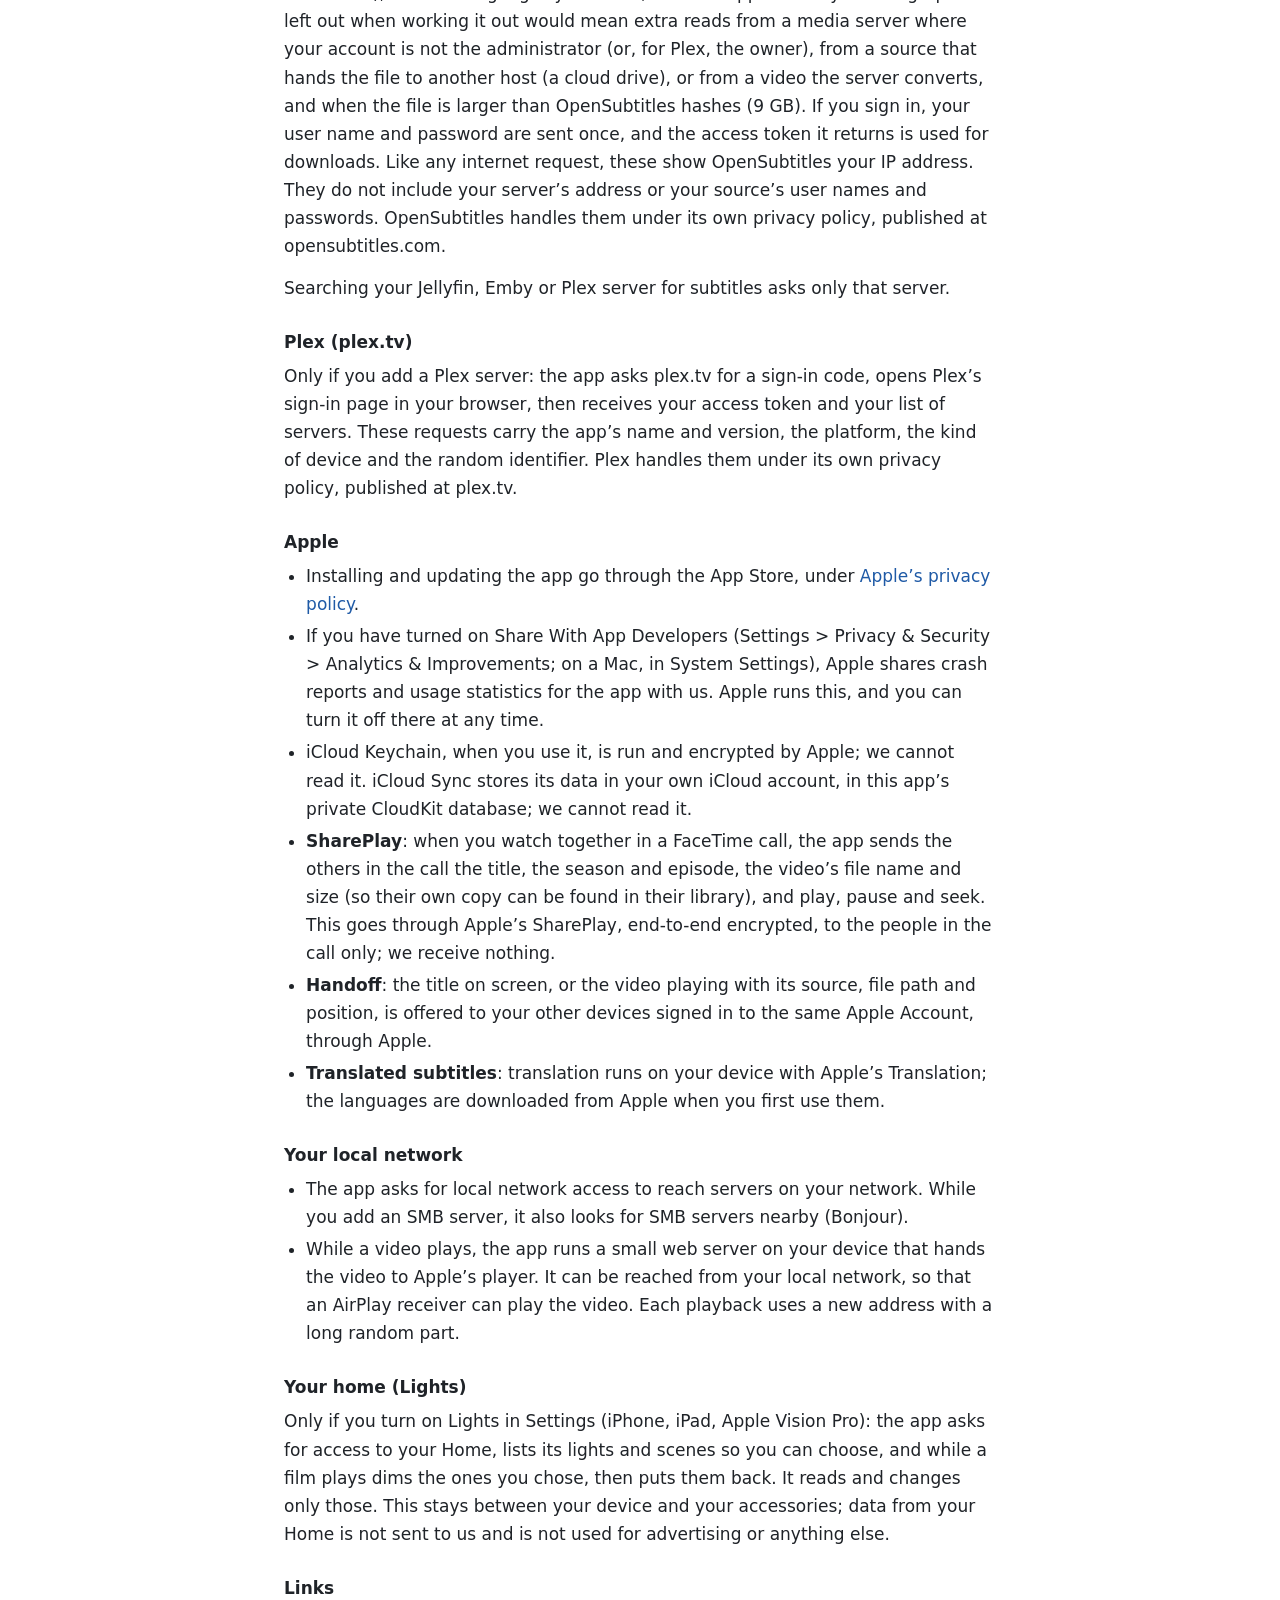
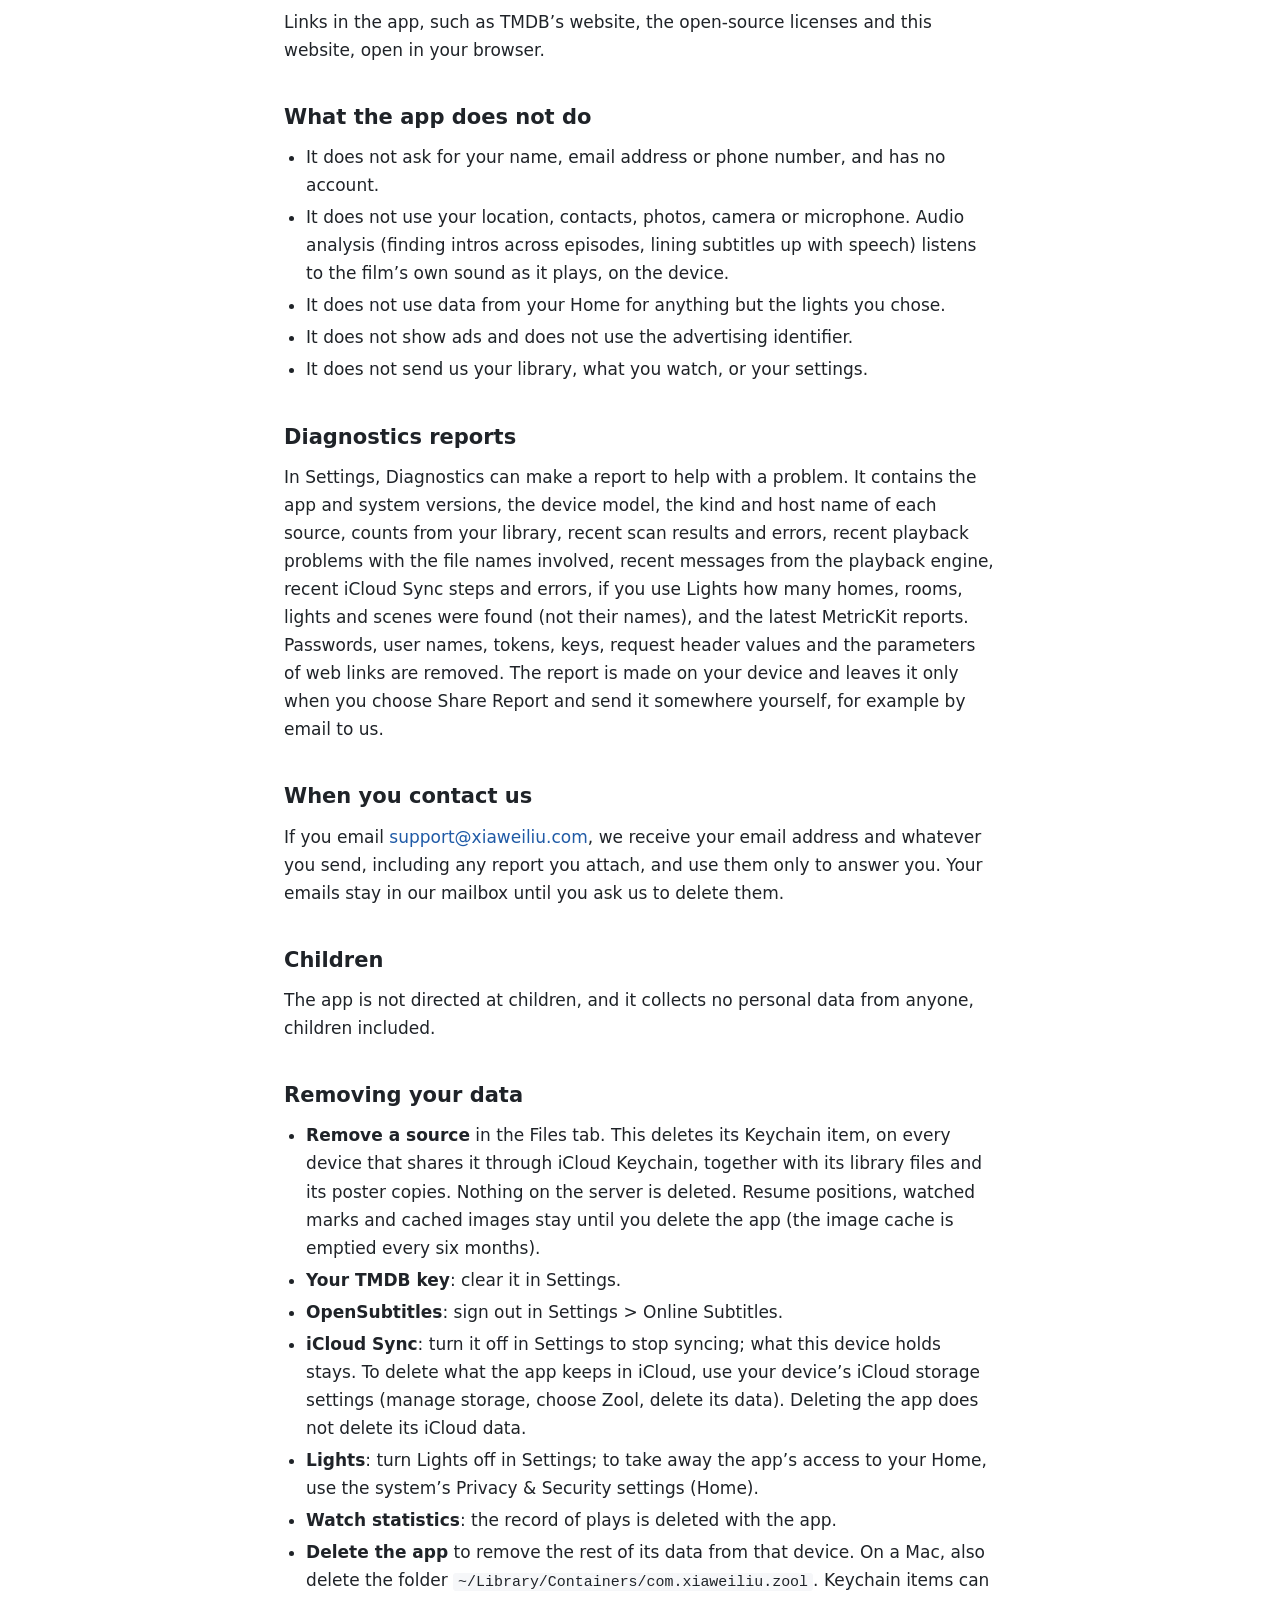
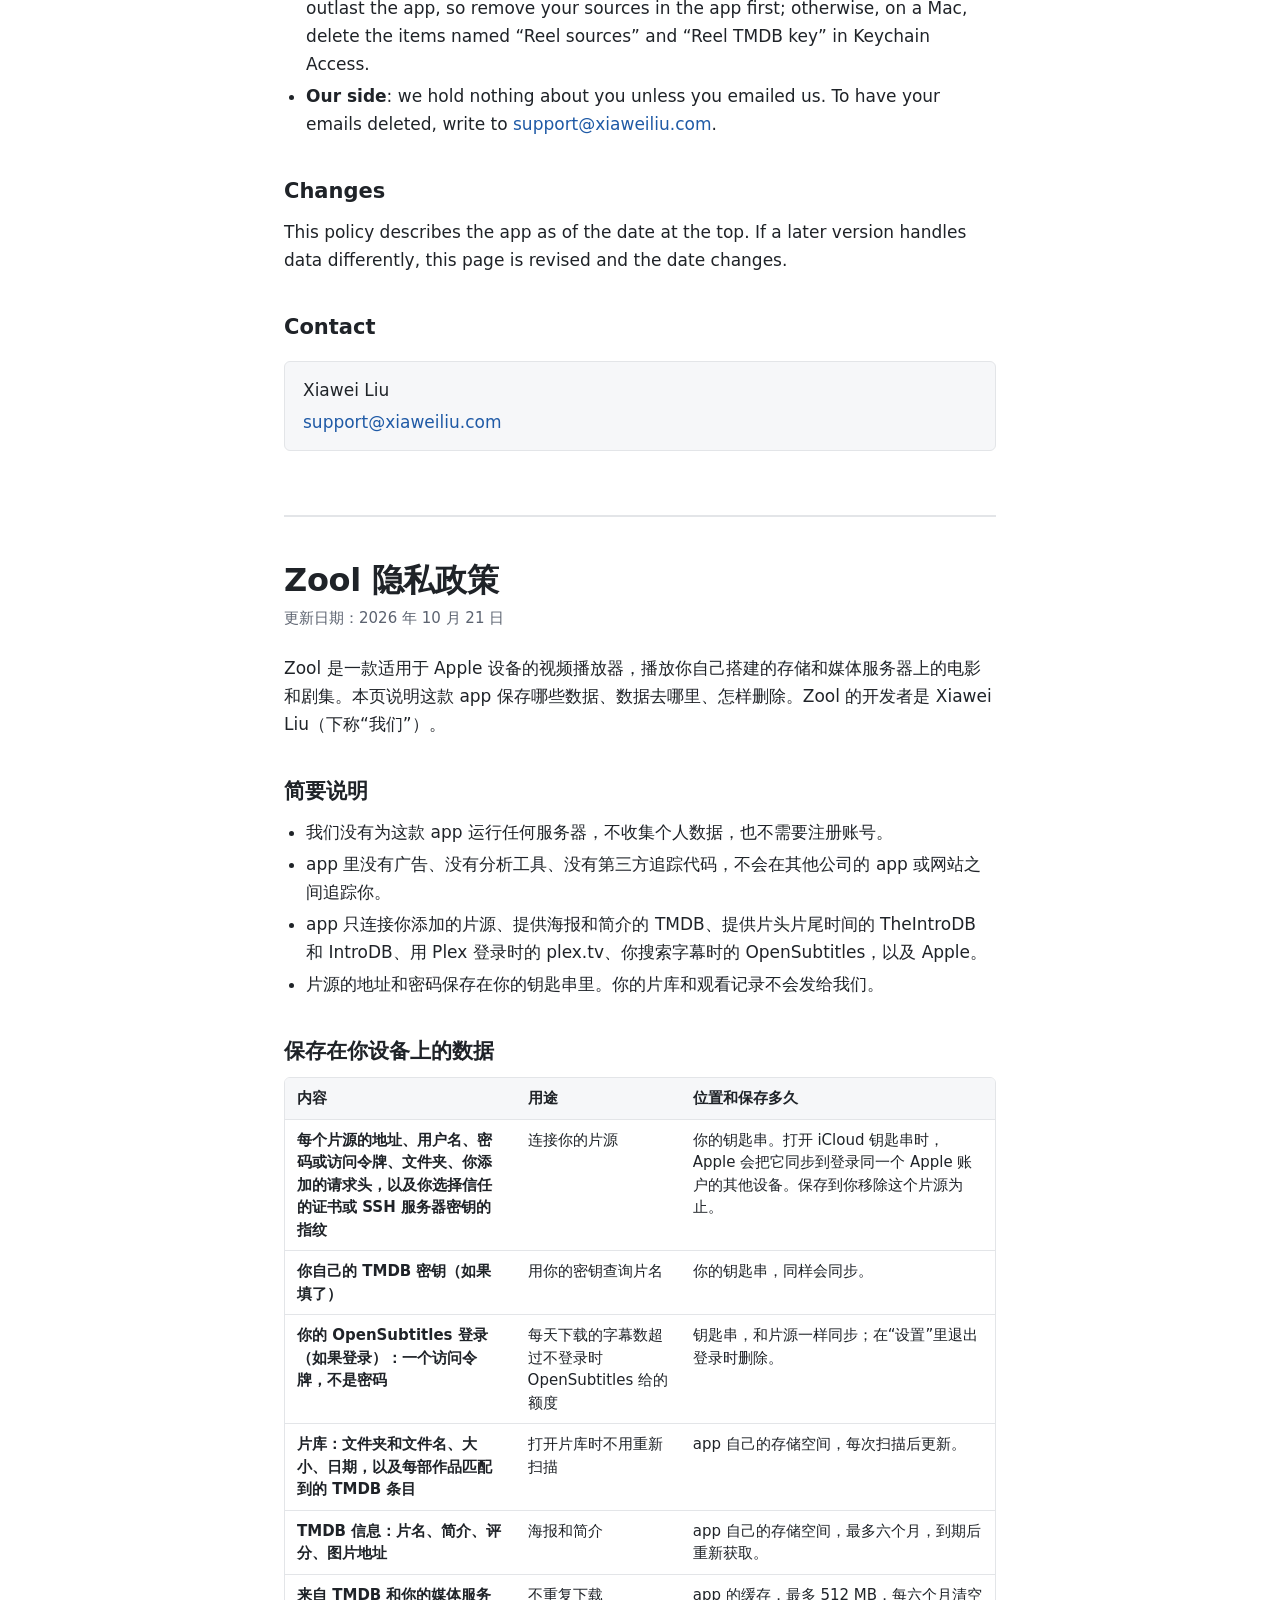
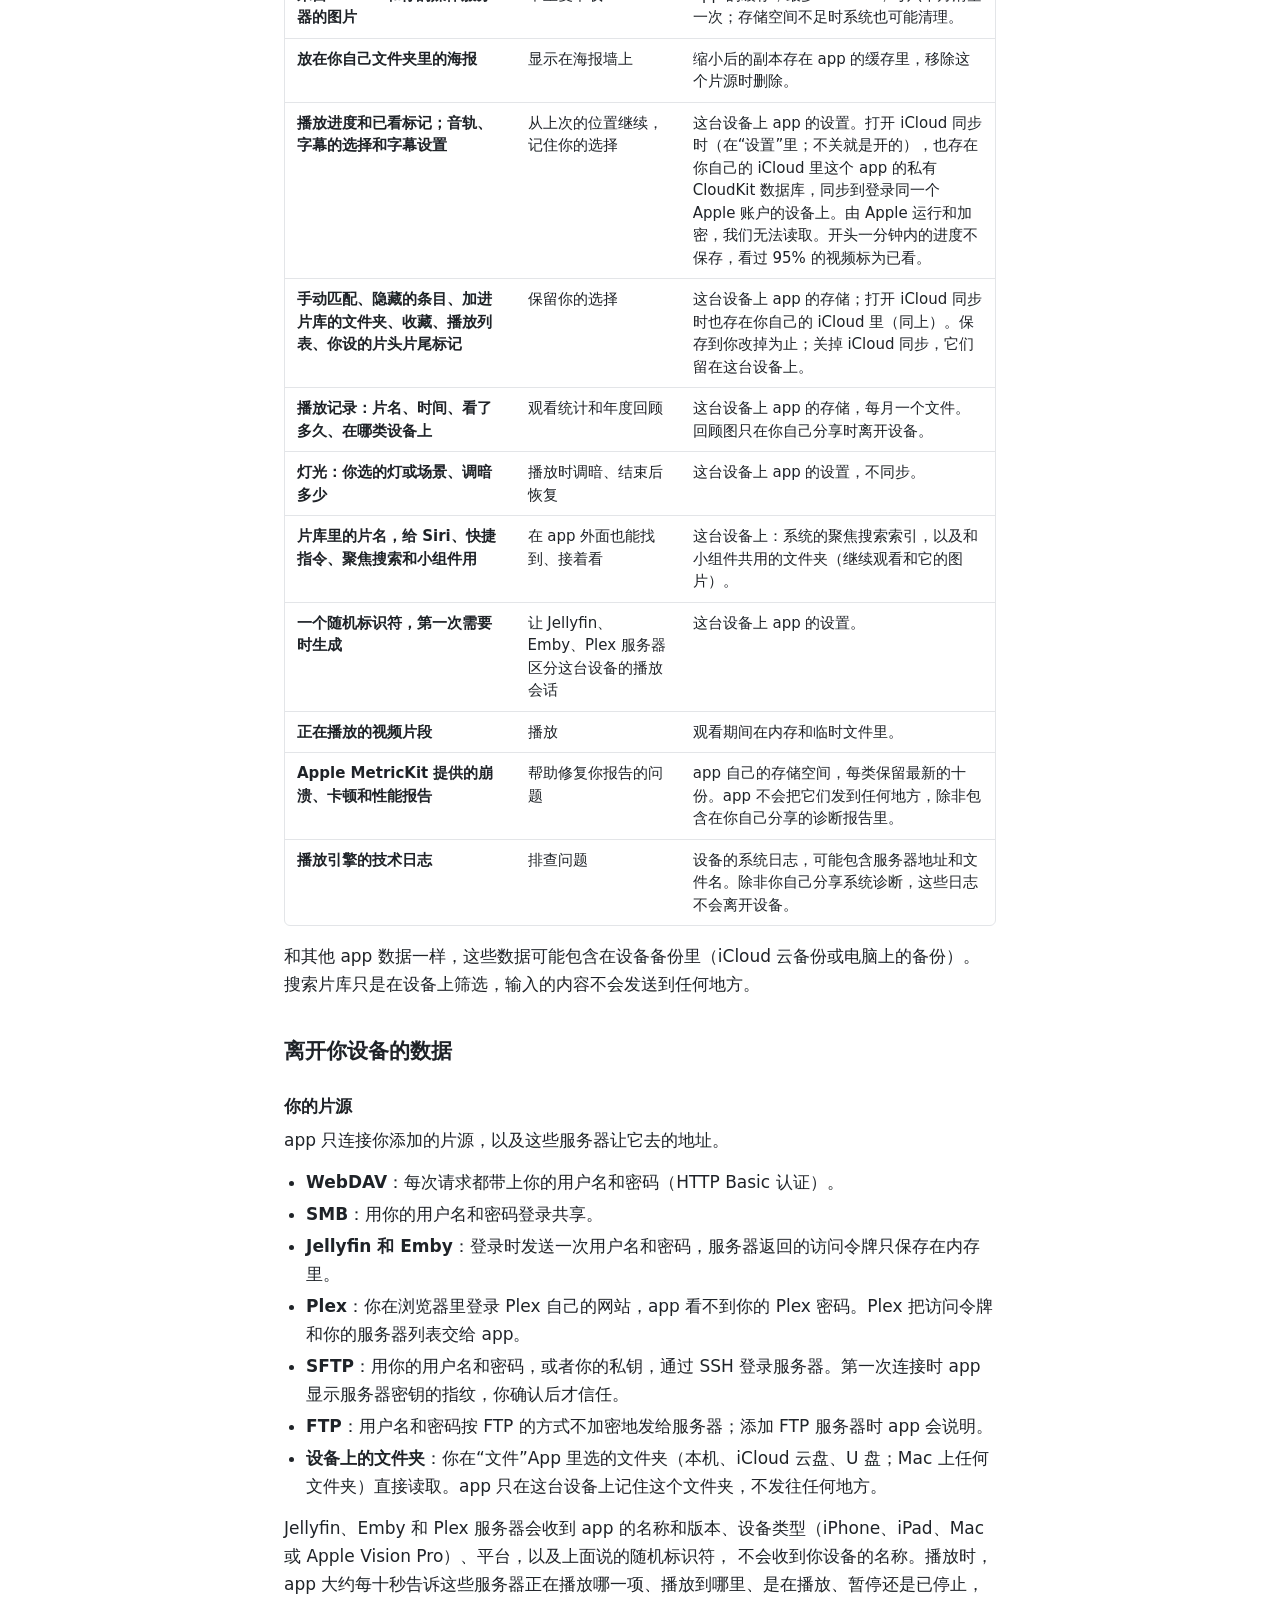
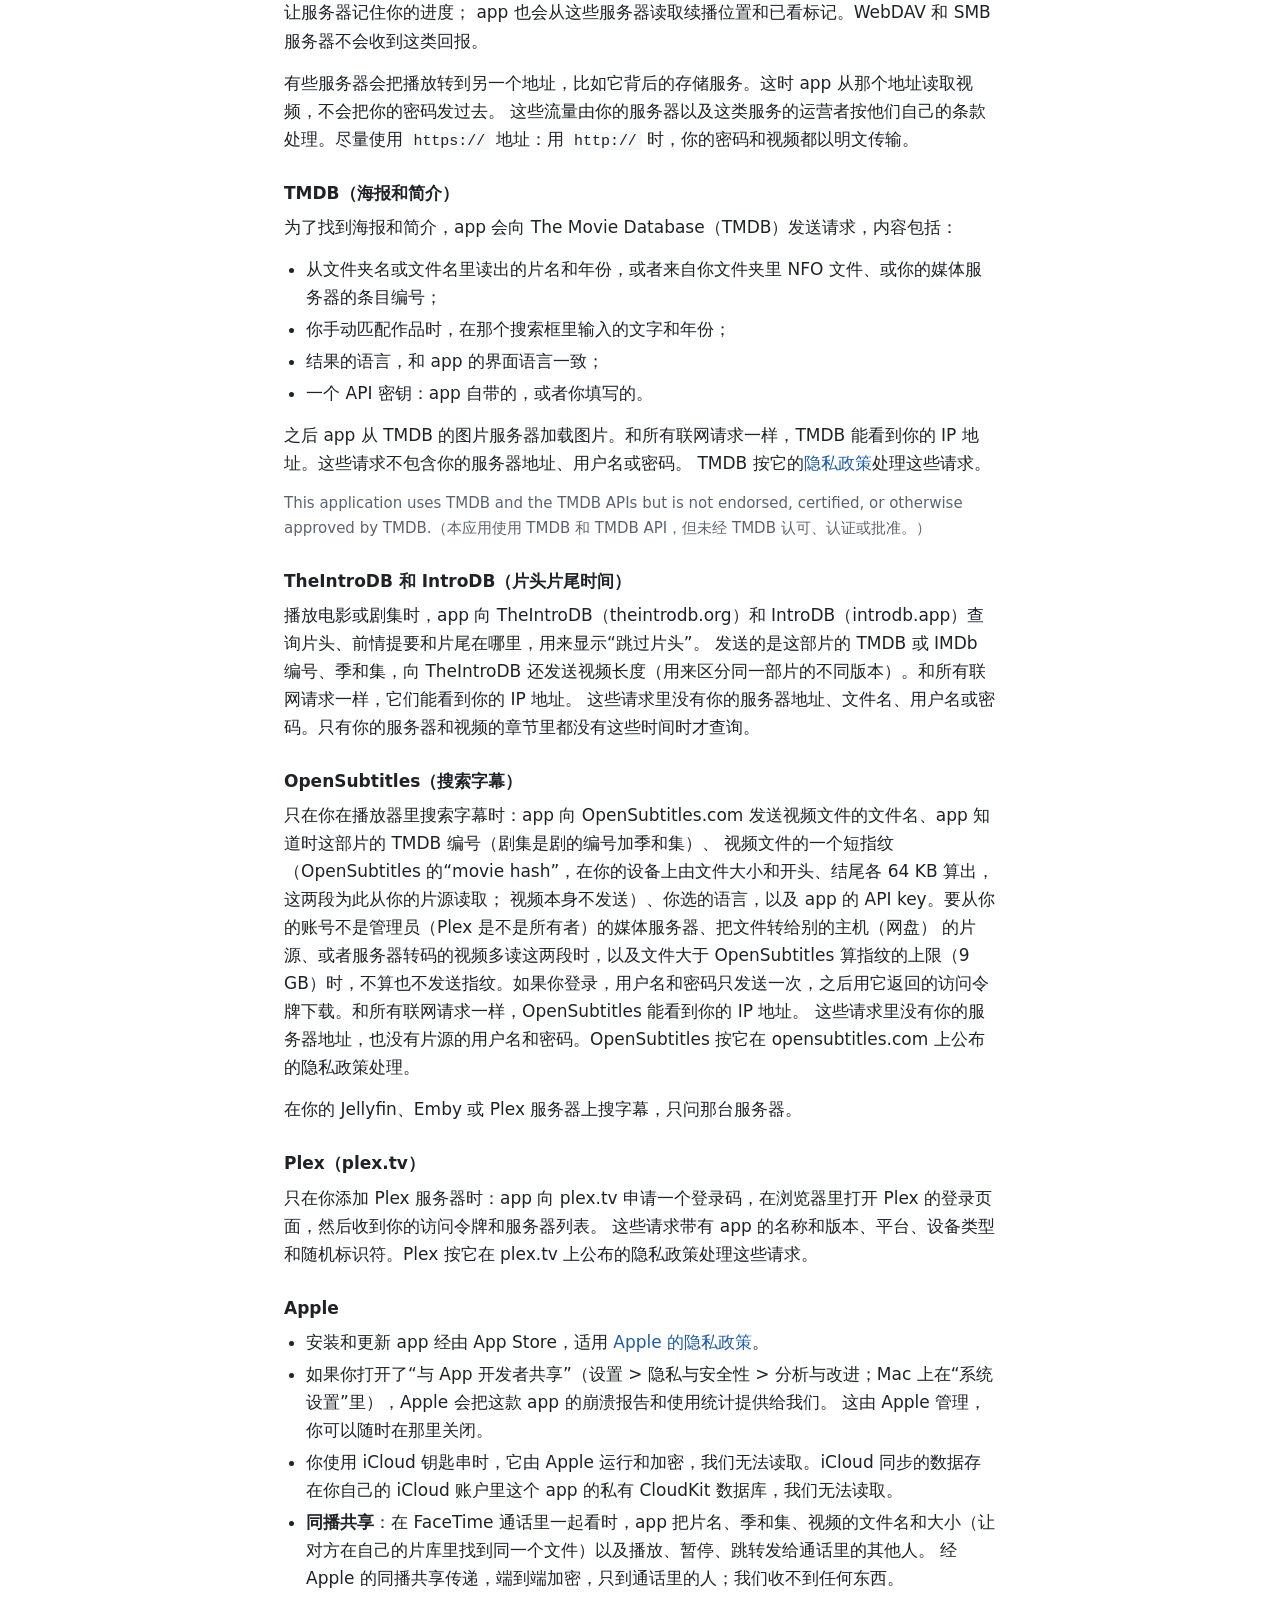
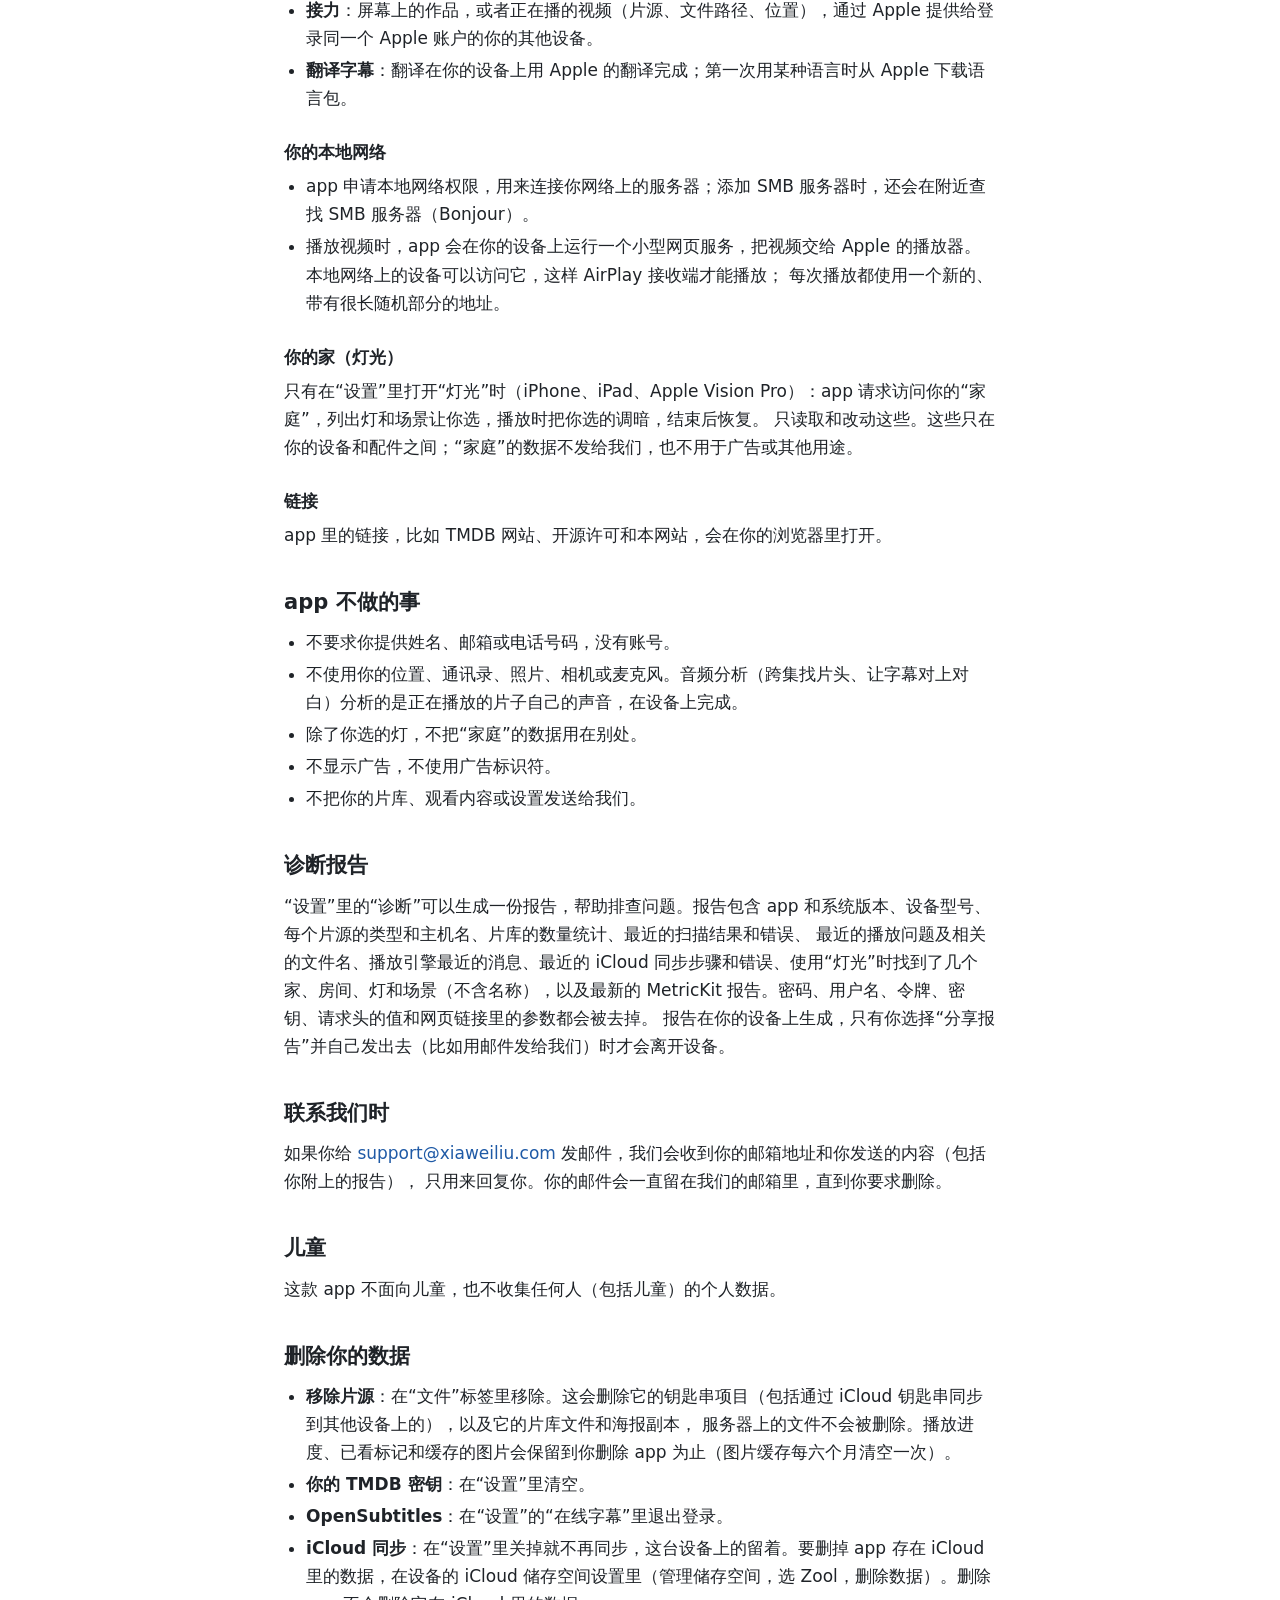
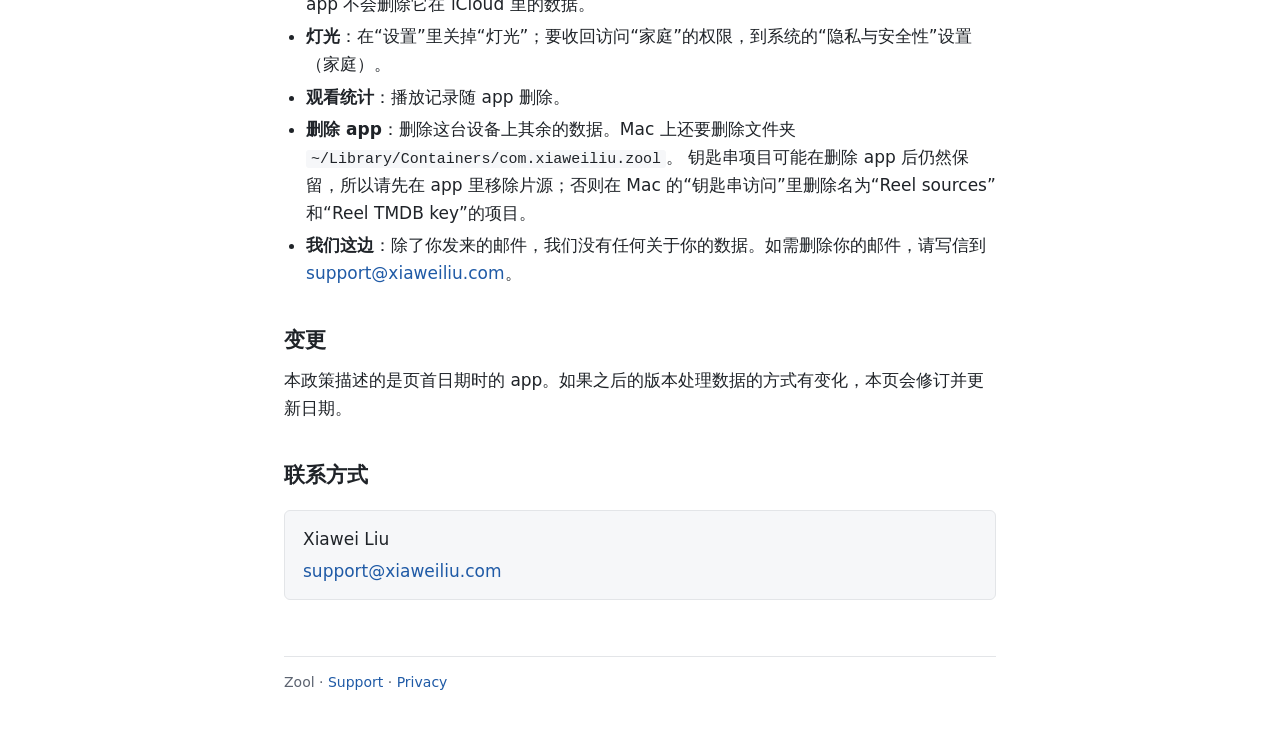
<file: zool/privacy/index.html>
<!DOCTYPE html>
<html lang="en">
<head>
<meta charset="utf-8">
<meta name="viewport" content="width=device-width, initial-scale=1">
<title>Zool Privacy Policy</title>
<meta name="description" content="What the Zool video player stores on your devices, what it sends and to whom, and how to remove it.">
<link rel="stylesheet" href="../zool.css">
</head>
<body>
<div class="page">

<header class="top">
  <a class="brand" href="../">Zool</a>
  <nav>
    <a href="../">Support</a>
    <a href="./" aria-current="page">Privacy</a>
    <a href="#zh" lang="zh-Hans">中文</a>
  </nav>
</header>

<main>
<article lang="en">
<h1>Zool Privacy Policy</h1>
<p class="updated">Last updated: 21 October 2026</p>

<p>Zool is a video player for Apple devices. It plays films and series from storage and media servers that you
set up yourself. This page explains what data the app keeps, where data goes, and how to remove it. Zool is
made by Xiawei Liu (“we”).</p>

<h2>In short</h2>
<ul>
  <li>We run no server for the app and collect no personal data. There is no account to create.</li>
  <li>The app has no advertising, no analytics and no third-party tracking code, and it does not track you across
    other companies’ apps or websites.</li>
  <li>The app connects to the sources you add, to TMDB for posters and descriptions, to TheIntroDB and IntroDB for
    intro and credits times, to plex.tv if you sign in with Plex, to OpenSubtitles when you search for subtitles,
    and to Apple.</li>
  <li>The addresses and passwords of your sources are kept in your Keychain. Nothing about your library or what you
    watch is sent to us.</li>
</ul>

<h2>Data kept on your devices</h2>
<div class="table"><table>
  <thead><tr><th>What</th><th>Why</th><th>Where, and for how long</th></tr></thead>
  <tbody>
    <tr><td>Each source: its address, user name, password or access token, folder, any request headers you add, and the fingerprint of a certificate or SSH server key you chose to trust</td>
      <td data-label="Why">To connect to your source</td>
      <td data-label="Where">Your Keychain. If iCloud Keychain is on, Apple syncs it to your other devices signed in to the same Apple Account. Kept until you remove the source.</td></tr>
    <tr><td>Your own TMDB key, if you enter one</td>
      <td data-label="Why">To look titles up with your key</td>
      <td data-label="Where">Your Keychain, synced the same way.</td></tr>
    <tr><td>Your OpenSubtitles sign-in, if you sign in: an access token, not your password</td>
      <td data-label="Why">To download more subtitles a day than OpenSubtitles allows without an account</td>
      <td data-label="Where">Your Keychain, synced like your sources. Kept until you sign out in Settings.</td></tr>
    <tr><td>Library: folder and file names, sizes and dates, and which TMDB entry each title is matched to</td>
      <td data-label="Why">So the library opens without a new scan</td>
      <td data-label="Where">The app’s storage, updated by each scan.</td></tr>
    <tr><td>TMDB information: titles, overviews, ratings and image addresses</td>
      <td data-label="Why">Posters and descriptions</td>
      <td data-label="Where">The app’s storage, for six months at most; after that it is fetched again.</td></tr>
    <tr><td>Images from TMDB and from your media servers</td>
      <td data-label="Why">So they are not downloaded again</td>
      <td data-label="Where">The app’s cache, up to 512 MB, emptied every six months. The system may clear it when storage runs low.</td></tr>
    <tr><td>Posters stored in your own folders</td>
      <td data-label="Why">To show them on the wall</td>
      <td data-label="Where">Smaller copies in the app’s cache, deleted when you remove that source.</td></tr>
    <tr><td>Resume positions and watched marks; audio and subtitle choices and subtitle settings</td>
      <td data-label="Why">To continue where you left off and keep your choices</td>
      <td data-label="Where">The app’s settings on this device. With iCloud Sync on (in Settings; on unless you turn it off), also in your own iCloud, in this app’s private CloudKit database, and synced to your devices signed in to the same Apple Account. Apple runs and encrypts it; we cannot read it. A position in the first minute is not kept, and a video watched past 95% is marked as watched.</td></tr>
    <tr><td>Manual matches, hidden items, folders you added to the library, favorites, playlists, and intro and credits marks you set</td>
      <td data-label="Why">To keep your choices</td>
      <td data-label="Where">The app’s storage on this device, and with iCloud Sync on, in your own iCloud as above. Kept until you change them; turning iCloud Sync off keeps them on the device.</td></tr>
    <tr><td>The record of what you played: title, when, for how long, and on which kind of device</td>
      <td data-label="Why">Your watch statistics and yearly recap</td>
      <td data-label="Where">The app’s storage on this device, one file a month. The recap picture leaves the device only when you share it yourself.</td></tr>
    <tr><td>The lights or scene you chose for Lights, and how dim</td>
      <td data-label="Why">To dim them while a film plays and put them back afterwards</td>
      <td data-label="Where">The app’s settings on this device. Not synced.</td></tr>
    <tr><td>Titles from your library, for Siri, Shortcuts, Spotlight and the widgets</td>
      <td data-label="Why">So you can find and continue them from outside the app</td>
      <td data-label="Where">On this device: the system’s Spotlight index, and a folder shared with the app’s widgets (Continue Watching and its pictures).</td></tr>
    <tr><td>A random identifier, created the first time it is needed</td>
      <td data-label="Why">So Jellyfin, Emby and Plex servers can tell this device’s sessions apart</td>
      <td data-label="Where">The app’s settings on this device.</td></tr>
    <tr><td>Parts of the video you are watching</td>
      <td data-label="Why">Playback</td>
      <td data-label="Where">Memory and temporary files, while you watch.</td></tr>
    <tr><td>Crash, hang and performance reports from Apple’s MetricKit</td>
      <td data-label="Why">To help fix problems you report</td>
      <td data-label="Where">The app’s storage, newest ten of each kind. They are never sent anywhere by the app, except inside a diagnostics report that you share yourself.</td></tr>
    <tr><td>Technical messages from the playback engine</td>
      <td data-label="Why">Troubleshooting</td>
      <td data-label="Where">The device’s system log. They can contain server addresses and file names, and stay on the device unless you share a system diagnostic yourself.</td></tr>
  </tbody>
</table></div>
<p>Like other app data, this can be included in your device backups (iCloud Backup or a backup on your computer).
Searching your library filters it on the device; what you type there is not sent anywhere.</p>

<h2>Data that leaves your device</h2>

<h3>Your sources</h3>
<p>The app connects only to the sources you add, and to the addresses those servers point it to.</p>
<ul>
  <li><strong>WebDAV</strong>: your user name and password go with each request (HTTP Basic authentication).</li>
  <li><strong>SMB</strong>: your user name and password are used to sign in to the share.</li>
  <li><strong>Jellyfin and Emby</strong>: your user name and password are sent once to sign in. The access token the
    server returns is kept in memory only.</li>
  <li><strong>Plex</strong>: you sign in on Plex’s own website in your browser, so the app never sees your Plex
    password. Plex gives the app an access token and the list of your servers.</li>
  <li><strong>SFTP</strong>: your user name and your password, or your private key, are used to sign in to the
    server over SSH. The first time, the app shows the server’s key fingerprint and trusts it only once you confirm.</li>
  <li><strong>FTP</strong>: your user name and password are sent to the server unencrypted, as FTP does; the app says
    so when you add an FTP server.</li>
  <li><strong>Folders on your device</strong>: files you choose in the Files app (on this device, in iCloud Drive or
    on a USB drive; on a Mac, any folder) are read in place. The app keeps a bookmark to the folder on this device
    only; nothing is sent anywhere.</li>
</ul>
<p>Jellyfin, Emby and Plex servers are told the app’s name and version, the kind of device (iPhone, iPad, Mac or
Apple Vision Pro), the platform and the random identifier described above. Your device’s name is never sent.
While you watch, the app tells these servers which item is playing, the position, and whether it is playing,
paused or stopped, about every ten seconds, so the server keeps your place. It also reads your resume points and
watched marks from them. WebDAV and SMB servers receive no such reports.</p>
<p>Some servers hand playback to another address, such as the storage service behind them. The app then reads the
video from that address, and your password is not sent there. Whoever runs your server, and any such service,
handles this traffic under their own terms. Use an <code>https://</code> address where you can: over
<code>http://</code>, your password and your video travel unencrypted.</p>

<h3>TMDB (posters and descriptions)</h3>
<p>To find posters and descriptions, the app sends requests to The Movie Database (TMDB). They contain:</p>
<ul>
  <li>the title and year read from a folder or file name, or an ID from an NFO file in your folders or from your
    media server;</li>
  <li>when you match a title by hand, the words and year you type into that search;</li>
  <li>the language for the results, the same as the app’s language;</li>
  <li>an API key: the app’s own, or yours if you entered one.</li>
</ul>
<p>Images are then loaded from TMDB’s image server. Like any internet request, these show TMDB your IP address.
They do not include your server’s address, your user names or passwords. TMDB handles them under its
<a href="https://www.themoviedb.org/privacy-policy">privacy policy</a>.</p>
<p class="notice">This application uses TMDB and the TMDB APIs but is not endorsed, certified, or otherwise approved by TMDB.</p>

<h3>TheIntroDB and IntroDB (intro and credits times)</h3>
<p>While a film or episode plays, the app asks TheIntroDB (theintrodb.org) and IntroDB (introdb.app) where its
intro, recap and credits are, so it can offer Skip Intro. It sends the title’s TMDB or IMDb ID, the season and
episode, and to TheIntroDB the video’s length (to tell one cut of a film from another). Like any internet
request, these show them your IP address. They do not include your server’s address, file names, user names or
passwords. They are asked only when your own server and the video’s chapters have no such times.</p>

<h3>OpenSubtitles (subtitle search)</h3>
<p>Only when you search for subtitles in the player: the app sends OpenSubtitles.com the video file’s name, the
title’s TMDB ID when the app knows it (for an episode, the series’ ID with the season and episode), a short
fingerprint of the video file (the OpenSubtitles “movie hash”, worked out on your device from the file’s size and its
first and last 64 KB, which the app reads from your source for this; the video itself is not sent), and the languages
you chose, with the app’s API key. The fingerprint is left out when working it out would mean extra reads from a media
server where your account is not the administrator (or, for Plex, the owner), from a source that hands the file to
another host (a cloud drive), or from a video the server converts, and when the file is larger than OpenSubtitles
hashes (9 GB). If you sign in, your
user name and password are sent once, and the access token it returns is used for downloads. Like any internet
request, these show OpenSubtitles your IP address. They do not include your server’s address or your source’s
user names and passwords. OpenSubtitles handles them under its own privacy policy, published at
opensubtitles.com.</p>
<p>Searching your Jellyfin, Emby or Plex server for subtitles asks only that server.</p>

<h3>Plex (plex.tv)</h3>
<p>Only if you add a Plex server: the app asks plex.tv for a sign-in code, opens Plex’s sign-in page in your
browser, then receives your access token and your list of servers. These requests carry the app’s name and
version, the platform, the kind of device and the random identifier. Plex handles them under its own privacy
policy, published at plex.tv.</p>

<h3>Apple</h3>
<ul>
  <li>Installing and updating the app go through the App Store, under
    <a href="https://www.apple.com/legal/privacy/">Apple’s privacy policy</a>.</li>
  <li>If you have turned on Share With App Developers (Settings &gt; Privacy &amp; Security &gt; Analytics &amp;
    Improvements; on a Mac, in System Settings), Apple shares crash reports and usage statistics for the app with
    us. Apple runs this, and you can turn it off there at any time.</li>
  <li>iCloud Keychain, when you use it, is run and encrypted by Apple; we cannot read it. iCloud Sync stores its
    data in your own iCloud account, in this app’s private CloudKit database; we cannot read it.</li>
  <li><strong>SharePlay</strong>: when you watch together in a FaceTime call, the app sends the others in the call
    the title, the season and episode, the video’s file name and size (so their own copy can be found in their
    library), and play, pause and seek. This goes through Apple’s SharePlay, end-to-end encrypted, to the people in
    the call only; we receive nothing.</li>
  <li><strong>Handoff</strong>: the title on screen, or the video playing with its source, file path and position, is
    offered to your other devices signed in to the same Apple Account, through Apple.</li>
  <li><strong>Translated subtitles</strong>: translation runs on your device with Apple’s Translation; the languages
    are downloaded from Apple when you first use them.</li>
</ul>

<h3>Your local network</h3>
<ul>
  <li>The app asks for local network access to reach servers on your network. While you add an SMB server, it also
    looks for SMB servers nearby (Bonjour).</li>
  <li>While a video plays, the app runs a small web server on your device that hands the video to Apple’s player.
    It can be reached from your local network, so that an AirPlay receiver can play the video. Each playback uses a
    new address with a long random part.</li>
</ul>

<h3>Your home (Lights)</h3>
<p>Only if you turn on Lights in Settings (iPhone, iPad, Apple Vision Pro): the app asks for access to your Home,
lists its lights and scenes so you can choose, and while a film plays dims the ones you chose, then puts them back.
It reads and changes only those. This stays between your device and your accessories; data from your Home is not
sent to us and is not used for advertising or anything else.</p>

<h3>Links</h3>
<p>Links in the app, such as TMDB’s website, the open-source licenses and this website, open in your browser.</p>

<h2>What the app does not do</h2>
<ul>
  <li>It does not ask for your name, email address or phone number, and has no account.</li>
  <li>It does not use your location, contacts, photos, camera or microphone. Audio analysis (finding intros across
    episodes, lining subtitles up with speech) listens to the film’s own sound as it plays, on the device.</li>
  <li>It does not use data from your Home for anything but the lights you chose.</li>
  <li>It does not show ads and does not use the advertising identifier.</li>
  <li>It does not send us your library, what you watch, or your settings.</li>
</ul>

<h2 id="diagnostics">Diagnostics reports</h2>
<p>In Settings, Diagnostics can make a report to help with a problem. It contains the app and system versions,
the device model, the kind and host name of each source, counts from your library, recent scan results and
errors, recent playback problems with the file names involved, recent messages from the playback engine, recent
iCloud Sync steps and errors, if you use Lights how many homes, rooms, lights and scenes were found (not their names),
and the latest MetricKit reports. Passwords, user names, tokens, keys, request header values and the parameters of web
links are removed. The report is made on your device and leaves it only when you choose Share Report and send it
somewhere yourself, for example by email to us.</p>

<h2>When you contact us</h2>
<p>If you email <a href="mailto:support@xiaweiliu.com">support@xiaweiliu.com</a>, we receive your email address
and whatever you send, including any report you attach, and use them only to answer you. Your emails stay in our
mailbox until you ask us to delete them.</p>

<h2>Children</h2>
<p>The app is not directed at children, and it collects no personal data from anyone, children included.</p>

<h2>Removing your data</h2>
<ul>
  <li><strong>Remove a source</strong> in the Files tab. This deletes its Keychain item, on every device
    that shares it through iCloud Keychain, together with its library files and its poster copies. Nothing on the
    server is deleted. Resume positions, watched marks and cached images stay until you delete the app (the image
    cache is emptied every six months).</li>
  <li><strong>Your TMDB key</strong>: clear it in Settings.</li>
  <li><strong>OpenSubtitles</strong>: sign out in Settings &gt; Online Subtitles.</li>
  <li><strong>iCloud Sync</strong>: turn it off in Settings to stop syncing; what this device holds stays. To delete
    what the app keeps in iCloud, use your device’s iCloud storage settings (manage storage, choose Zool, delete its
    data). Deleting the app does not delete its iCloud data.</li>
  <li><strong>Lights</strong>: turn Lights off in Settings; to take away the app’s access to your Home, use the
    system’s Privacy &amp; Security settings (Home).</li>
  <li><strong>Watch statistics</strong>: the record of plays is deleted with the app.</li>
  <li><strong>Delete the app</strong> to remove the rest of its data from that device. On a Mac, also delete the
    folder <code>~/Library/Containers/com.xiaweiliu.zool</code>. Keychain items can outlast the app, so remove
    your sources in the app first; otherwise, on a Mac, delete the items named “Reel sources” and “Reel TMDB key”
    in Keychain Access.</li>
  <li><strong>Our side</strong>: we hold nothing about you unless you emailed us. To have your emails deleted,
    write to <a href="mailto:support@xiaweiliu.com">support@xiaweiliu.com</a>.</li>
</ul>

<h2>Changes</h2>
<p>This policy describes the app as of the date at the top. If a later version handles data differently, this
page is revised and the date changes.</p>

<h2>Contact</h2>
<div class="contact">
  <p>Xiawei Liu</p>
  <p><a href="mailto:support@xiaweiliu.com">support@xiaweiliu.com</a></p>
</div>
</article>

<article lang="zh-Hans" id="zh" class="lang">
<h1>Zool 隐私政策</h1>
<p class="updated">更新日期：2026 年 10 月 21 日</p>

<p>Zool 是一款适用于 Apple 设备的视频播放器，播放你自己搭建的存储和媒体服务器上的电影和剧集。本页说明这款 app
保存哪些数据、数据去哪里、怎样删除。Zool 的开发者是 Xiawei Liu（下称“我们”）。</p>

<h2>简要说明</h2>
<ul>
  <li>我们没有为这款 app 运行任何服务器，不收集个人数据，也不需要注册账号。</li>
  <li>app 里没有广告、没有分析工具、没有第三方追踪代码，不会在其他公司的 app 或网站之间追踪你。</li>
  <li>app 只连接你添加的片源、提供海报和简介的 TMDB、提供片头片尾时间的 TheIntroDB 和 IntroDB、用 Plex 登录时的 plex.tv、你搜索字幕时的 OpenSubtitles，以及 Apple。</li>
  <li>片源的地址和密码保存在你的钥匙串里。你的片库和观看记录不会发给我们。</li>
</ul>

<h2>保存在你设备上的数据</h2>
<div class="table"><table>
  <thead><tr><th>内容</th><th>用途</th><th>位置和保存多久</th></tr></thead>
  <tbody>
    <tr><td>每个片源的地址、用户名、密码或访问令牌、文件夹、你添加的请求头，以及你选择信任的证书或 SSH 服务器密钥的指纹</td>
      <td data-label="用途">连接你的片源</td>
      <td data-label="位置">你的钥匙串。打开 iCloud 钥匙串时，Apple 会把它同步到登录同一个 Apple 账户的其他设备。保存到你移除这个片源为止。</td></tr>
    <tr><td>你自己的 TMDB 密钥（如果填了）</td>
      <td data-label="用途">用你的密钥查询片名</td>
      <td data-label="位置">你的钥匙串，同样会同步。</td></tr>
    <tr><td>你的 OpenSubtitles 登录（如果登录）：一个访问令牌，不是密码</td>
      <td data-label="用途">每天下载的字幕数超过不登录时 OpenSubtitles 给的额度</td>
      <td data-label="位置">钥匙串，和片源一样同步；在“设置”里退出登录时删除。</td></tr>
    <tr><td>片库：文件夹和文件名、大小、日期，以及每部作品匹配到的 TMDB 条目</td>
      <td data-label="用途">打开片库时不用重新扫描</td>
      <td data-label="位置">app 自己的存储空间，每次扫描后更新。</td></tr>
    <tr><td>TMDB 信息：片名、简介、评分、图片地址</td>
      <td data-label="用途">海报和简介</td>
      <td data-label="位置">app 自己的存储空间，最多六个月，到期后重新获取。</td></tr>
    <tr><td>来自 TMDB 和你的媒体服务器的图片</td>
      <td data-label="用途">不重复下载</td>
      <td data-label="位置">app 的缓存，最多 512 MB，每六个月清空一次；存储空间不足时系统也可能清理。</td></tr>
    <tr><td>放在你自己文件夹里的海报</td>
      <td data-label="用途">显示在海报墙上</td>
      <td data-label="位置">缩小后的副本存在 app 的缓存里，移除这个片源时删除。</td></tr>
    <tr><td>播放进度和已看标记；音轨、字幕的选择和字幕设置</td>
      <td data-label="用途">从上次的位置继续，记住你的选择</td>
      <td data-label="位置">这台设备上 app 的设置。打开 iCloud 同步时（在“设置”里；不关就是开的），也存在你自己的 iCloud 里这个 app 的私有 CloudKit 数据库，同步到登录同一个 Apple 账户的设备上。由 Apple 运行和加密，我们无法读取。开头一分钟内的进度不保存，看过 95% 的视频标为已看。</td></tr>
    <tr><td>手动匹配、隐藏的条目、加进片库的文件夹、收藏、播放列表、你设的片头片尾标记</td>
      <td data-label="用途">保留你的选择</td>
      <td data-label="位置">这台设备上 app 的存储；打开 iCloud 同步时也存在你自己的 iCloud 里（同上）。保存到你改掉为止；关掉 iCloud 同步，它们留在这台设备上。</td></tr>
    <tr><td>播放记录：片名、时间、看了多久、在哪类设备上</td>
      <td data-label="用途">观看统计和年度回顾</td>
      <td data-label="位置">这台设备上 app 的存储，每月一个文件。回顾图只在你自己分享时离开设备。</td></tr>
    <tr><td>灯光：你选的灯或场景、调暗多少</td>
      <td data-label="用途">播放时调暗、结束后恢复</td>
      <td data-label="位置">这台设备上 app 的设置，不同步。</td></tr>
    <tr><td>片库里的片名，给 Siri、快捷指令、聚焦搜索和小组件用</td>
      <td data-label="用途">在 app 外面也能找到、接着看</td>
      <td data-label="位置">这台设备上：系统的聚焦搜索索引，以及和小组件共用的文件夹（继续观看和它的图片）。</td></tr>
    <tr><td>一个随机标识符，第一次需要时生成</td>
      <td data-label="用途">让 Jellyfin、Emby、Plex 服务器区分这台设备的播放会话</td>
      <td data-label="位置">这台设备上 app 的设置。</td></tr>
    <tr><td>正在播放的视频片段</td>
      <td data-label="用途">播放</td>
      <td data-label="位置">观看期间在内存和临时文件里。</td></tr>
    <tr><td>Apple MetricKit 提供的崩溃、卡顿和性能报告</td>
      <td data-label="用途">帮助修复你报告的问题</td>
      <td data-label="位置">app 自己的存储空间，每类保留最新的十份。app 不会把它们发到任何地方，除非包含在你自己分享的诊断报告里。</td></tr>
    <tr><td>播放引擎的技术日志</td>
      <td data-label="用途">排查问题</td>
      <td data-label="位置">设备的系统日志，可能包含服务器地址和文件名。除非你自己分享系统诊断，这些日志不会离开设备。</td></tr>
  </tbody>
</table></div>
<p>和其他 app 数据一样，这些数据可能包含在设备备份里（iCloud 云备份或电脑上的备份）。搜索片库只是在设备上筛选，输入的内容不会发送到任何地方。</p>

<h2>离开你设备的数据</h2>

<h3>你的片源</h3>
<p>app 只连接你添加的片源，以及这些服务器让它去的地址。</p>
<ul>
  <li><strong>WebDAV</strong>：每次请求都带上你的用户名和密码（HTTP Basic 认证）。</li>
  <li><strong>SMB</strong>：用你的用户名和密码登录共享。</li>
  <li><strong>Jellyfin 和 Emby</strong>：登录时发送一次用户名和密码，服务器返回的访问令牌只保存在内存里。</li>
  <li><strong>Plex</strong>：你在浏览器里登录 Plex 自己的网站，app 看不到你的 Plex 密码。Plex 把访问令牌和你的服务器列表交给 app。</li>
  <li><strong>SFTP</strong>：用你的用户名和密码，或者你的私钥，通过 SSH 登录服务器。第一次连接时 app 显示服务器密钥的指纹，你确认后才信任。</li>
  <li><strong>FTP</strong>：用户名和密码按 FTP 的方式不加密地发给服务器；添加 FTP 服务器时 app 会说明。</li>
  <li><strong>设备上的文件夹</strong>：你在“文件”App 里选的文件夹（本机、iCloud 云盘、U 盘；Mac 上任何文件夹）直接读取。app 只在这台设备上记住这个文件夹，不发往任何地方。</li>
</ul>
<p>Jellyfin、Emby 和 Plex 服务器会收到 app 的名称和版本、设备类型（iPhone、iPad、Mac 或 Apple Vision Pro）、平台，以及上面说的随机标识符，
不会收到你设备的名称。播放时，app 大约每十秒告诉这些服务器正在播放哪一项、播放到哪里、是在播放、暂停还是已停止，让服务器记住你的进度；
app 也会从这些服务器读取续播位置和已看标记。WebDAV 和 SMB 服务器不会收到这类回报。</p>
<p>有些服务器会把播放转到另一个地址，比如它背后的存储服务。这时 app 从那个地址读取视频，不会把你的密码发过去。
这些流量由你的服务器以及这类服务的运营者按他们自己的条款处理。尽量使用 <code>https://</code> 地址：用 <code>http://</code> 时，你的密码和视频都以明文传输。</p>

<h3>TMDB（海报和简介）</h3>
<p>为了找到海报和简介，app 会向 The Movie Database（TMDB）发送请求，内容包括：</p>
<ul>
  <li>从文件夹名或文件名里读出的片名和年份，或者来自你文件夹里 NFO 文件、或你的媒体服务器的条目编号；</li>
  <li>你手动匹配作品时，在那个搜索框里输入的文字和年份；</li>
  <li>结果的语言，和 app 的界面语言一致；</li>
  <li>一个 API 密钥：app 自带的，或者你填写的。</li>
</ul>
<p>之后 app 从 TMDB 的图片服务器加载图片。和所有联网请求一样，TMDB 能看到你的 IP 地址。这些请求不包含你的服务器地址、用户名或密码。
TMDB 按它的<a href="https://www.themoviedb.org/privacy-policy">隐私政策</a>处理这些请求。</p>
<p class="notice">This application uses TMDB and the TMDB APIs but is not endorsed, certified, or otherwise approved by TMDB.（本应用使用 TMDB 和 TMDB API，但未经 TMDB 认可、认证或批准。）</p>

<h3>TheIntroDB 和 IntroDB（片头片尾时间）</h3>
<p>播放电影或剧集时，app 向 TheIntroDB（theintrodb.org）和 IntroDB（introdb.app）查询片头、前情提要和片尾在哪里，用来显示“跳过片头”。
发送的是这部片的 TMDB 或 IMDb 编号、季和集，向 TheIntroDB 还发送视频长度（用来区分同一部片的不同版本）。和所有联网请求一样，它们能看到你的 IP 地址。
这些请求里没有你的服务器地址、文件名、用户名或密码。只有你的服务器和视频的章节里都没有这些时间时才查询。</p>

<h3>OpenSubtitles（搜索字幕）</h3>
<p>只在你在播放器里搜索字幕时：app 向 OpenSubtitles.com 发送视频文件的文件名、app 知道时这部片的 TMDB 编号（剧集是剧的编号加季和集）、
视频文件的一个短指纹（OpenSubtitles 的“movie hash”，在你的设备上由文件大小和开头、结尾各 64 KB 算出，这两段为此从你的片源读取；
视频本身不发送）、你选的语言，以及 app 的 API key。要从你的账号不是管理员（Plex 是不是所有者）的媒体服务器、把文件转给别的主机（网盘）
的片源、或者服务器转码的视频多读这两段时，以及文件大于 OpenSubtitles 算指纹的上限（9 GB）时，不算也不发送指纹。如果你登录，用户名和密码只发送一次，之后用它返回的访问令牌下载。和所有联网请求一样，OpenSubtitles 能看到你的 IP 地址。
这些请求里没有你的服务器地址，也没有片源的用户名和密码。OpenSubtitles 按它在 opensubtitles.com 上公布的隐私政策处理。</p>
<p>在你的 Jellyfin、Emby 或 Plex 服务器上搜字幕，只问那台服务器。</p>

<h3>Plex（plex.tv）</h3>
<p>只在你添加 Plex 服务器时：app 向 plex.tv 申请一个登录码，在浏览器里打开 Plex 的登录页面，然后收到你的访问令牌和服务器列表。
这些请求带有 app 的名称和版本、平台、设备类型和随机标识符。Plex 按它在 plex.tv 上公布的隐私政策处理这些请求。</p>

<h3>Apple</h3>
<ul>
  <li>安装和更新 app 经由 App Store，适用 <a href="https://www.apple.com/legal/privacy/">Apple 的隐私政策</a>。</li>
  <li>如果你打开了“与 App 开发者共享”（设置 &gt; 隐私与安全性 &gt; 分析与改进；Mac 上在“系统设置”里），Apple 会把这款 app 的崩溃报告和使用统计提供给我们。
    这由 Apple 管理，你可以随时在那里关闭。</li>
  <li>你使用 iCloud 钥匙串时，它由 Apple 运行和加密，我们无法读取。iCloud 同步的数据存在你自己的 iCloud 账户里这个 app 的私有 CloudKit 数据库，我们无法读取。</li>
  <li><strong>同播共享</strong>：在 FaceTime 通话里一起看时，app 把片名、季和集、视频的文件名和大小（让对方在自己的片库里找到同一个文件）以及播放、暂停、跳转发给通话里的其他人。
    经 Apple 的同播共享传递，端到端加密，只到通话里的人；我们收不到任何东西。</li>
  <li><strong>接力</strong>：屏幕上的作品，或者正在播的视频（片源、文件路径、位置），通过 Apple 提供给登录同一个 Apple 账户的你的其他设备。</li>
  <li><strong>翻译字幕</strong>：翻译在你的设备上用 Apple 的翻译完成；第一次用某种语言时从 Apple 下载语言包。</li>
</ul>

<h3>你的本地网络</h3>
<ul>
  <li>app 申请本地网络权限，用来连接你网络上的服务器；添加 SMB 服务器时，还会在附近查找 SMB 服务器（Bonjour）。</li>
  <li>播放视频时，app 会在你的设备上运行一个小型网页服务，把视频交给 Apple 的播放器。本地网络上的设备可以访问它，这样 AirPlay 接收端才能播放；
    每次播放都使用一个新的、带有很长随机部分的地址。</li>
</ul>

<h3>你的家（灯光）</h3>
<p>只有在“设置”里打开“灯光”时（iPhone、iPad、Apple Vision Pro）：app 请求访问你的“家庭”，列出灯和场景让你选，播放时把你选的调暗，结束后恢复。
只读取和改动这些。这些只在你的设备和配件之间；“家庭”的数据不发给我们，也不用于广告或其他用途。</p>

<h3>链接</h3>
<p>app 里的链接，比如 TMDB 网站、开源许可和本网站，会在你的浏览器里打开。</p>

<h2>app 不做的事</h2>
<ul>
  <li>不要求你提供姓名、邮箱或电话号码，没有账号。</li>
  <li>不使用你的位置、通讯录、照片、相机或麦克风。音频分析（跨集找片头、让字幕对上对白）分析的是正在播放的片子自己的声音，在设备上完成。</li>
  <li>除了你选的灯，不把“家庭”的数据用在别处。</li>
  <li>不显示广告，不使用广告标识符。</li>
  <li>不把你的片库、观看内容或设置发送给我们。</li>
</ul>

<h2>诊断报告</h2>
<p>“设置”里的“诊断”可以生成一份报告，帮助排查问题。报告包含 app 和系统版本、设备型号、每个片源的类型和主机名、片库的数量统计、最近的扫描结果和错误、
最近的播放问题及相关的文件名、播放引擎最近的消息、最近的 iCloud 同步步骤和错误、使用“灯光”时找到了几个家、房间、灯和场景（不含名称），以及最新的 MetricKit 报告。密码、用户名、令牌、密钥、请求头的值和网页链接里的参数都会被去掉。
报告在你的设备上生成，只有你选择“分享报告”并自己发出去（比如用邮件发给我们）时才会离开设备。</p>

<h2>联系我们时</h2>
<p>如果你给 <a href="mailto:support@xiaweiliu.com">support@xiaweiliu.com</a> 发邮件，我们会收到你的邮箱地址和你发送的内容（包括你附上的报告），
只用来回复你。你的邮件会一直留在我们的邮箱里，直到你要求删除。</p>

<h2>儿童</h2>
<p>这款 app 不面向儿童，也不收集任何人（包括儿童）的个人数据。</p>

<h2>删除你的数据</h2>
<ul>
  <li><strong>移除片源</strong>：在“文件”标签里移除。这会删除它的钥匙串项目（包括通过 iCloud 钥匙串同步到其他设备上的），以及它的片库文件和海报副本，
    服务器上的文件不会被删除。播放进度、已看标记和缓存的图片会保留到你删除 app 为止（图片缓存每六个月清空一次）。</li>
  <li><strong>你的 TMDB 密钥</strong>：在“设置”里清空。</li>
  <li><strong>OpenSubtitles</strong>：在“设置”的“在线字幕”里退出登录。</li>
  <li><strong>iCloud 同步</strong>：在“设置”里关掉就不再同步，这台设备上的留着。要删掉 app 存在 iCloud 里的数据，在设备的 iCloud 储存空间设置里（管理储存空间，选 Zool，删除数据）。删除 app 不会删除它在 iCloud 里的数据。</li>
  <li><strong>灯光</strong>：在“设置”里关掉“灯光”；要收回访问“家庭”的权限，到系统的“隐私与安全性”设置（家庭）。</li>
  <li><strong>观看统计</strong>：播放记录随 app 删除。</li>
  <li><strong>删除 app</strong>：删除这台设备上其余的数据。Mac 上还要删除文件夹 <code>~/Library/Containers/com.xiaweiliu.zool</code>。
    钥匙串项目可能在删除 app 后仍然保留，所以请先在 app 里移除片源；否则在 Mac 的“钥匙串访问”里删除名为“Reel sources”和“Reel TMDB key”的项目。</li>
  <li><strong>我们这边</strong>：除了你发来的邮件，我们没有任何关于你的数据。如需删除你的邮件，请写信到 <a href="mailto:support@xiaweiliu.com">support@xiaweiliu.com</a>。</li>
</ul>

<h2>变更</h2>
<p>本政策描述的是页首日期时的 app。如果之后的版本处理数据的方式有变化，本页会修订并更新日期。</p>

<h2>联系方式</h2>
<div class="contact">
  <p>Xiawei Liu</p>
  <p><a href="mailto:support@xiaweiliu.com">support@xiaweiliu.com</a></p>
</div>
</article>
</main>

<footer>Zool · <a href="../">Support</a> · <a href="./">Privacy</a></footer>
</div>
</body>
</html>
</file>
<file: styles.css>
/* Single-column academic homepage: white page, one link color, one award color. */
:root {
  --paper: #ffffff;
  --ink: #1f2328;
  --muted: #5c6370;
  --rule: #e3e5e8;
  --link: #1f5aa6;
  --award: #a3261b;
  --code-bg: #f6f7f9;
  --scroll-shade: rgba(31, 35, 40, 0.16);
  --star: #ca8a04;
  color-scheme: light;
}

* { box-sizing: border-box; }

body {
  margin: 0;
  background: var(--paper);
  color: var(--ink);
  font: 400 17px/1.6 "Source Sans 3", system-ui, -apple-system, "Segoe UI", sans-serif;
  -webkit-font-smoothing: antialiased;
  text-rendering: optimizeLegibility;
}

a { color: var(--link); text-decoration: none; }
a:hover { text-decoration: underline; }
a:focus-visible, button:focus-visible { outline: 2px solid var(--link); outline-offset: 2px; border-radius: 2px; }

.page { max-width: 880px; margin: 0 auto; padding: 64px 24px 48px; }


/* Intro */
.intro {
  display: grid;
  grid-template-columns: minmax(0, 1fr) 200px;
  grid-template-rows: auto 1fr;
  grid-template-areas: "id photo" "bio photo";
  column-gap: 48px;
  row-gap: 20px;
}
.id { grid-area: id; }
.bio { grid-area: bio; }
h1 { font-size: 36px; line-height: 1.15; font-weight: 600; margin: 0 0 6px; letter-spacing: -0.01em; }
.role { color: var(--muted); margin: 0; }
.bio p { margin: 0 0 14px; max-width: 62ch; }
.links { display: flex; flex-wrap: wrap; gap: 6px 22px; margin-top: 18px; font-weight: 600; }
.portrait { grid-area: photo; width: 200px; height: auto; aspect-ratio: 3 / 4; object-fit: cover; border-radius: 4px; display: block; }

/* Sections */
section { margin-top: 52px; }
h2 { font-size: 21px; font-weight: 600; margin: 0 0 18px; padding-bottom: 8px; border-bottom: 1px solid var(--rule); }

/* Awards: the one highlighted thing on the page */
.award { color: var(--award); font-weight: 600; }

/* News */
.news { list-style: none; margin: 0; padding: 0; }
.news li { display: grid; grid-template-columns: 96px minmax(0, 1fr); gap: 16px; padding: 5px 0; }
.news time { color: var(--muted); font-variant-numeric: tabular-nums; }

/* Publications */
.note { color: var(--muted); font-size: 15px; margin: -8px 0 22px; }
.pub { display: grid; grid-template-columns: 200px minmax(0, 1fr); gap: 28px; align-items: start; margin-bottom: 34px; }
/* Thumbnails keep their own aspect ratio (from width/height attributes), so nothing is cropped. */
.pub-media { position: relative; width: 200px; border-radius: 4px; overflow: hidden; border: 1px solid var(--rule); background: var(--code-bg); }
.pub-media img { width: 100%; height: auto; display: block; }
.pub h3 { font-size: 18px; line-height: 1.35; font-weight: 600; margin: 0 0 4px; }
/* GitHub star badge beside the title, as on the previous site: GitHub mark, gold star, count. */
.pub-head { display: flex; align-items: flex-start; justify-content: space-between; gap: 16px; }
.gh-stars { flex-shrink: 0; display: inline-flex; align-items: center; gap: 4px; margin-top: 2px; padding: 3px 8px; border: 1px solid var(--rule); border-radius: 4px; color: var(--ink); font-size: 13px; font-weight: 600; line-height: 1.3; font-variant-numeric: tabular-nums; }
.gh-stars:hover { border-color: var(--muted); text-decoration: none; }
.gh-stars svg { width: 14px; height: 14px; display: block; }
.gh-stars .gh { opacity: 0.85; }
.gh-stars .star { width: 13px; height: 13px; color: var(--star); }
.pub h3 a { color: var(--ink); }
.authors { margin: 0 0 2px; color: var(--muted); font-size: 16px; }
.authors b { color: var(--ink); font-weight: 600; }
.venue { margin: 0; font-style: italic; }
.pub-awards { list-style: none; margin: 4px 0 0; padding: 0; font-size: 16px; }
.pub-awards li { color: var(--award); }
.res { display: flex; flex-wrap: wrap; gap: 4px 18px; margin-top: 6px; font-size: 16px; }
.sr { position: absolute; width: 1px; height: 1px; overflow: hidden; clip: rect(0 0 0 0); white-space: nowrap; }
.linkish { font: inherit; color: var(--link); background: none; border: 0; padding: 0; cursor: pointer; }
.linkish:hover { text-decoration: underline; }
.bib { position: relative; margin: 10px 0 0; }
.bib pre { margin: 0; padding: 12px 14px; background: var(--code-bg); border: 1px solid var(--rule); border-radius: 4px; font: 13px/1.5 ui-monospace, SFMono-Regular, Menlo, monospace; overflow-x: auto; white-space: pre; }
.bib .copy { position: absolute; top: 8px; right: 10px; font-size: 14px; background: var(--paper); padding: 0 6px; border-radius: 3px; }

/* Education and experience */
.rows { list-style: none; margin: 0; padding: 0; }
.rows li { display: flex; justify-content: space-between; gap: 24px; padding: 6px 0; }
.rows .what { min-width: 0; }
.rows .what b { font-weight: 600; }
.rows .what span { display: block; color: var(--muted); }
.rows time { color: var(--muted); white-space: nowrap; font-variant-numeric: tabular-nums; }

footer { margin-top: 64px; padding-top: 16px; border-top: 1px solid var(--rule); color: var(--muted); font-size: 15px; }

@media (max-width: 680px) {
  body { font-size: 16px; }
  .page { padding: 32px 16px 32px; }
  .intro { grid-template-columns: 84px minmax(0, 1fr); grid-template-rows: auto auto; grid-template-areas: "photo id" "bio bio"; column-gap: 16px; row-gap: 18px; }
  .id { align-self: center; }
  .portrait { width: 84px; }
  h1 { font-size: 23px; margin-bottom: 4px; }
  .role { font-size: 14px; line-height: 1.45; }
  .pub { grid-template-columns: minmax(0, 1fr); gap: 12px; }
  .pub-media { width: 100%; }
  .news li { grid-template-columns: minmax(0, 1fr); gap: 0; }
  /* News scrolls inside a short box on phones; a shade at an edge means more items that way. */
  .news {
    max-height: 16rem;
    overflow-y: auto;
    border-bottom: 1px solid var(--rule);
    background:
      linear-gradient(var(--paper) 30%, transparent) center top / 100% 32px no-repeat local,
      linear-gradient(transparent, var(--paper) 70%) center bottom / 100% 32px no-repeat local,
      radial-gradient(farthest-side at 50% 0, var(--scroll-shade), transparent) center top / 100% 12px no-repeat scroll,
      radial-gradient(farthest-side at 50% 100%, var(--scroll-shade), transparent) center bottom / 100% 12px no-repeat scroll;
    background-color: var(--paper);
  }
  .rows li { flex-direction: column; gap: 0; }
}
</file>
<file: geek-theme.css>
/* ===========================================================================
   geek-theme - shared design tokens + base rules for the standalone
   project landing pages:

     /projects/            (this repo, projects/index.html)
     /claude-status-bar/   (repo: williamliu0516/claude-status-bar)

   THIS FILE IS THE SINGLE SOURCE OF TRUTH. Each of those pages carries an
   inlined verbatim copy of everything below, fenced between two marker
   comments named "@geek-theme:start" and "@geek-theme:end", so the pages
   stay dependency-free across separate repos and render correctly
   from file:// too. After editing this file, re-run the inliner
   (tools/inline-geek-theme.py) to push the change into every page.

   Deliberately NOT used by the site homepage (/index.html), which keeps its
   own styles.css. Nothing here touches that file.
   =========================================================================== */

/* --- tokens ------------------------------------------------------------- */

:root {
  color-scheme: light dark;

  /* type */
  --font: ui-monospace, "SF Mono", SFMono-Regular, "JetBrains Mono",
    "Fira Code", Menlo, Consolas, monospace;
  --fs-xs: 11px;
  --fs-sm: 12.5px;
  --fs-base: 14px;
  --fs-lg: 15px;
  --lh: 1.65;

  /* spacing scale */
  --s1: 4px;
  --s2: 8px;
  --s3: 12px;
  --s4: 16px;
  --s5: 20px;
  --s6: 28px;
  --s7: 40px;
  --s8: 56px;
  --s9: 80px;

  /* measure */
  --measure: 660px;

  /* light palette (default) */
  --bg: #fcfcfb;
  --surface: #f4f5f2;
  --fg: #171a18;
  --mid: #4b514d;
  --dim: #7c827e;
  --line: #e3e5e0;
  --line-strong: #c9ccc5;
  --accent: #0b7d4a;
  --accent-soft: #0b7d4a1f;
}

@media (prefers-color-scheme: dark) {
  :root {
    --bg: #0b0c0b;
    --surface: #131513;
    --fg: #d6dad5;
    --mid: #9aa19b;
    --dim: #6d746e;
    --line: #202320;
    --line-strong: #2f332f;
    --accent: #3fdd92;
    --accent-soft: #3fdd9218;
  }
}

/* Explicit override hook, used for screenshots and for anyone who wants to
   pin a mode without touching the OS setting. */
:root[data-theme="light"] {
  color-scheme: light;
  --bg: #fcfcfb;
  --surface: #f4f5f2;
  --fg: #171a18;
  --mid: #4b514d;
  --dim: #7c827e;
  --line: #e3e5e0;
  --line-strong: #c9ccc5;
  --accent: #0b7d4a;
  --accent-soft: #0b7d4a1f;
}

:root[data-theme="dark"] {
  color-scheme: dark;
  --bg: #0b0c0b;
  --surface: #131513;
  --fg: #d6dad5;
  --mid: #9aa19b;
  --dim: #6d746e;
  --line: #202320;
  --line-strong: #2f332f;
  --accent: #3fdd92;
  --accent-soft: #3fdd9218;
}

/* --- base --------------------------------------------------------------- */

*,
*::before,
*::after {
  box-sizing: border-box;
}

html {
  -webkit-text-size-adjust: 100%;
}

body {
  margin: 0;
  padding: var(--s8) var(--s5) var(--s9);
  background: var(--bg);
  color: var(--fg);
  font-family: var(--font);
  font-size: var(--fs-base);
  line-height: var(--lh);
  font-variant-ligatures: none;
  -webkit-font-smoothing: antialiased;
  -moz-osx-font-smoothing: grayscale;
}

.wrap {
  max-width: var(--measure);
  margin: 0 auto;
}

/* A hairline that stays 1 physical pixel on retina. */
.rule {
  height: 1px;
  margin: var(--s6) 0;
  border: 0;
  background: var(--line);
}

/* --- type --------------------------------------------------------------- */

h1 {
  margin: 0;
  font-size: var(--fs-base);
  font-weight: 500;
  letter-spacing: 0.01em;
  color: var(--fg);
}

h1 .sigil,
h2 .sigil {
  margin-right: var(--s2);
  color: var(--accent);
  font-weight: 400;
  user-select: none;
}

h2 {
  margin: var(--s7) 0 var(--s4);
  font-size: var(--fs-sm);
  font-weight: 500;
  letter-spacing: 0.08em;
  text-transform: uppercase;
  color: var(--dim);
}

p {
  margin: 0 0 var(--s4);
  color: var(--mid);
}

.lede {
  margin: var(--s4) 0 0;
  max-width: 56ch;
  color: var(--mid);
}

small,
.note {
  display: block;
  font-size: var(--fs-sm);
  color: var(--dim);
}

strong {
  font-weight: 600;
  color: var(--fg);
}

/* --- links -------------------------------------------------------------- */

a {
  color: var(--accent);
  text-decoration: none;
  border-bottom: 1px solid transparent;
  transition: border-color 0.12s linear, color 0.12s linear;
}

a:hover {
  border-bottom-color: var(--accent);
}

a:focus-visible {
  outline: 1px solid var(--accent);
  outline-offset: 3px;
  border-bottom-color: transparent;
}

a.quiet {
  color: var(--mid);
  border-bottom: 1px solid var(--line-strong);
}

a.quiet:hover {
  color: var(--accent);
  border-bottom-color: var(--accent);
}

/* --- badges ------------------------------------------------------------- */

.tag {
  display: inline-block;
  padding: 1px var(--s2);
  border: 1px solid var(--line-strong);
  font-size: var(--fs-xs);
  letter-spacing: 0.06em;
  text-transform: uppercase;
  color: var(--dim);
  white-space: nowrap;
}

.idx {
  color: var(--dim);
  font-size: var(--fs-sm);
  user-select: none;
}

/* --- command blocks ----------------------------------------------------- */

.cmd {
  margin: var(--s4) 0;
  border: 1px solid var(--line);
  background: var(--surface);
}

.cmd-head {
  display: flex;
  align-items: center;
  justify-content: space-between;
  gap: var(--s3);
  padding: var(--s2) var(--s3);
  border-bottom: 1px solid var(--line);
  font-size: var(--fs-xs);
  letter-spacing: 0.09em;
  text-transform: uppercase;
  color: var(--dim);
  user-select: none;
}

/* Wrap rather than scroll: long install one-liners must stay fully readable
   on a phone, and pre-wrap keeps the text intact for copy-paste. The hanging
   indent lines continuation rows up under the command, past the "$". */
.cmd pre {
  margin: 0;
  padding: var(--s3) var(--s3) var(--s3) calc(var(--s3) + 1.5em);
  text-indent: -1.5em;
  white-space: pre-wrap;
  overflow-wrap: anywhere;
  font-family: inherit;
  font-size: var(--fs-sm);
  line-height: 1.7;
  color: var(--fg);
}

.cmd code {
  font-family: inherit;
}

.cmd .sigil {
  margin-right: var(--s2);
  color: var(--accent);
  user-select: none;
}

/* inline code inside prose */
p code,
dd code,
li code {
  padding: 1px 5px;
  border: 1px solid var(--line);
  background: var(--surface);
  font-family: inherit;
  font-size: 0.92em;
  color: var(--fg);
  white-space: nowrap;
}

/* --- definition list ---------------------------------------------------- */

dl.spec {
  display: grid;
  grid-template-columns: max-content 1fr;
  gap: var(--s3) var(--s5);
  margin: var(--s4) 0 0;
  padding: 0;
}

dl.spec dt {
  color: var(--accent);
  font-weight: 400;
  white-space: nowrap;
}

dl.spec dt::before {
  content: "> ";
  color: var(--dim);
  user-select: none;
}

dl.spec dd {
  margin: 0;
  color: var(--mid);
}

/* --- caret -------------------------------------------------------------- */

.caret {
  display: inline-block;
  width: 7px;
  height: 15px;
  margin-top: var(--s7);
  background: var(--accent);
  vertical-align: text-bottom;
  animation: caret-blink 1.15s step-end infinite;
}

@keyframes caret-blink {
  50% {
    opacity: 0;
  }
}

/* --- responsive --------------------------------------------------------- */

@media (max-width: 560px) {
  body {
    padding: var(--s7) var(--s4) var(--s8);
  }

  dl.spec {
    grid-template-columns: 1fr;
    gap: var(--s1) 0;
  }

  dl.spec dd {
    margin: 0 0 var(--s3);
  }

  .cmd pre {
    font-size: 12px;
  }
}

@media (prefers-reduced-motion: reduce) {
  .caret {
    animation: none;
  }

  a {
    transition: none;
  }
}
</file>
<file: zool/zool.css>
/* Zool support and privacy pages: one column, system fonts, nothing loaded from other sites. */
:root {
  --paper: #ffffff;
  --ink: #1f2328;
  --muted: #5c6370;
  --rule: #e3e5e8;
  --link: #1f5aa6;
  --code-bg: #f6f7f9;
  color-scheme: light;
}

* { box-sizing: border-box; }

body {
  margin: 0;
  background: var(--paper);
  color: var(--ink);
  font: 400 17px/1.65 system-ui, -apple-system, "Segoe UI", "PingFang SC", "Hiragino Sans GB", "Microsoft YaHei", sans-serif;
  -webkit-font-smoothing: antialiased;
}

a { color: var(--link); text-decoration: none; }
a:hover { text-decoration: underline; }
a:focus-visible { outline: 2px solid var(--link); outline-offset: 2px; border-radius: 2px; }

.page { max-width: 760px; margin: 0 auto; padding: 48px 24px 40px; }

.top { display: flex; flex-wrap: wrap; align-items: baseline; justify-content: space-between; gap: 8px 24px; padding-bottom: 14px; border-bottom: 1px solid var(--rule); }
.brand { font-size: 20px; font-weight: 650; color: var(--ink); letter-spacing: -0.01em; }
.brand:hover { text-decoration: none; }
.top nav { display: flex; flex-wrap: wrap; gap: 4px 20px; font-weight: 600; font-size: 16px; }
.top nav a[aria-current="page"] { color: var(--ink); }

h1 { font-size: 32px; line-height: 1.2; font-weight: 650; margin: 36px 0 6px; letter-spacing: -0.01em; }
.updated { color: var(--muted); margin: 0 0 24px; font-size: 15px; }
h2 { font-size: 21px; line-height: 1.3; font-weight: 650; margin: 40px 0 12px; }
h3 { font-size: 17px; font-weight: 650; margin: 26px 0 6px; }
p { margin: 0 0 14px; }
ul, ol { margin: 0 0 14px; padding-left: 1.3em; }
li { margin: 4px 0; }
code { font: 0.88em/1.4 ui-monospace, SFMono-Regular, Menlo, monospace; background: var(--code-bg); padding: 1px 5px; border-radius: 3px; overflow-wrap: anywhere; }

.lead { font-size: 18px; }
.contact { padding: 14px 18px; background: var(--code-bg); border: 1px solid var(--rule); border-radius: 6px; margin: 20px 0; }
.contact p { margin: 0; }
.contact p + p { margin-top: 4px; }

/* Wide tables scroll inside their box instead of widening the page. */
.table { overflow-x: auto; margin: 0 0 16px; border: 1px solid var(--rule); border-radius: 6px; }
table { border-collapse: collapse; width: 100%; font-size: 15px; line-height: 1.5; }
th, td { text-align: left; vertical-align: top; padding: 9px 12px; border-bottom: 1px solid var(--rule); }
th { font-weight: 650; background: var(--code-bg); }
tr:last-child td { border-bottom: 0; }
td:first-child { font-weight: 600; min-width: 9em; }

.lang { margin-top: 64px; padding-top: 8px; border-top: 2px solid var(--rule); }
.notice { color: var(--muted); font-size: 15px; }

footer { margin-top: 56px; padding-top: 14px; border-top: 1px solid var(--rule); color: var(--muted); font-size: 14px; }

@media (max-width: 640px) {
  body { font-size: 16px; }
  .page { padding: 28px 16px 32px; }
  h1 { font-size: 26px; margin-top: 28px; }
  h2 { font-size: 19px; }
  td:first-child { min-width: 7em; }
}

/* On phones each table row becomes a small card: the item in bold, then its purpose and where it is kept. */
@media (max-width: 640px) {
  .table { border: 0; overflow: visible; }
  .table table, .table tbody, .table tr, .table td { display: block; }
  .table thead { display: none; }
  .table tr { border: 1px solid var(--rule); border-radius: 6px; padding: 10px 12px; margin-bottom: 10px; }
  .table td { border: 0; padding: 2px 0; min-width: 0; }
  .table td:first-child { margin-bottom: 4px; }
  .table td[data-label]::before { content: attr(data-label) ": "; color: var(--muted); font-weight: 600; }
  .table td[data-label="用途"]::before, .table td[data-label="位置"]::before { content: attr(data-label) "："; }
}
</file>
